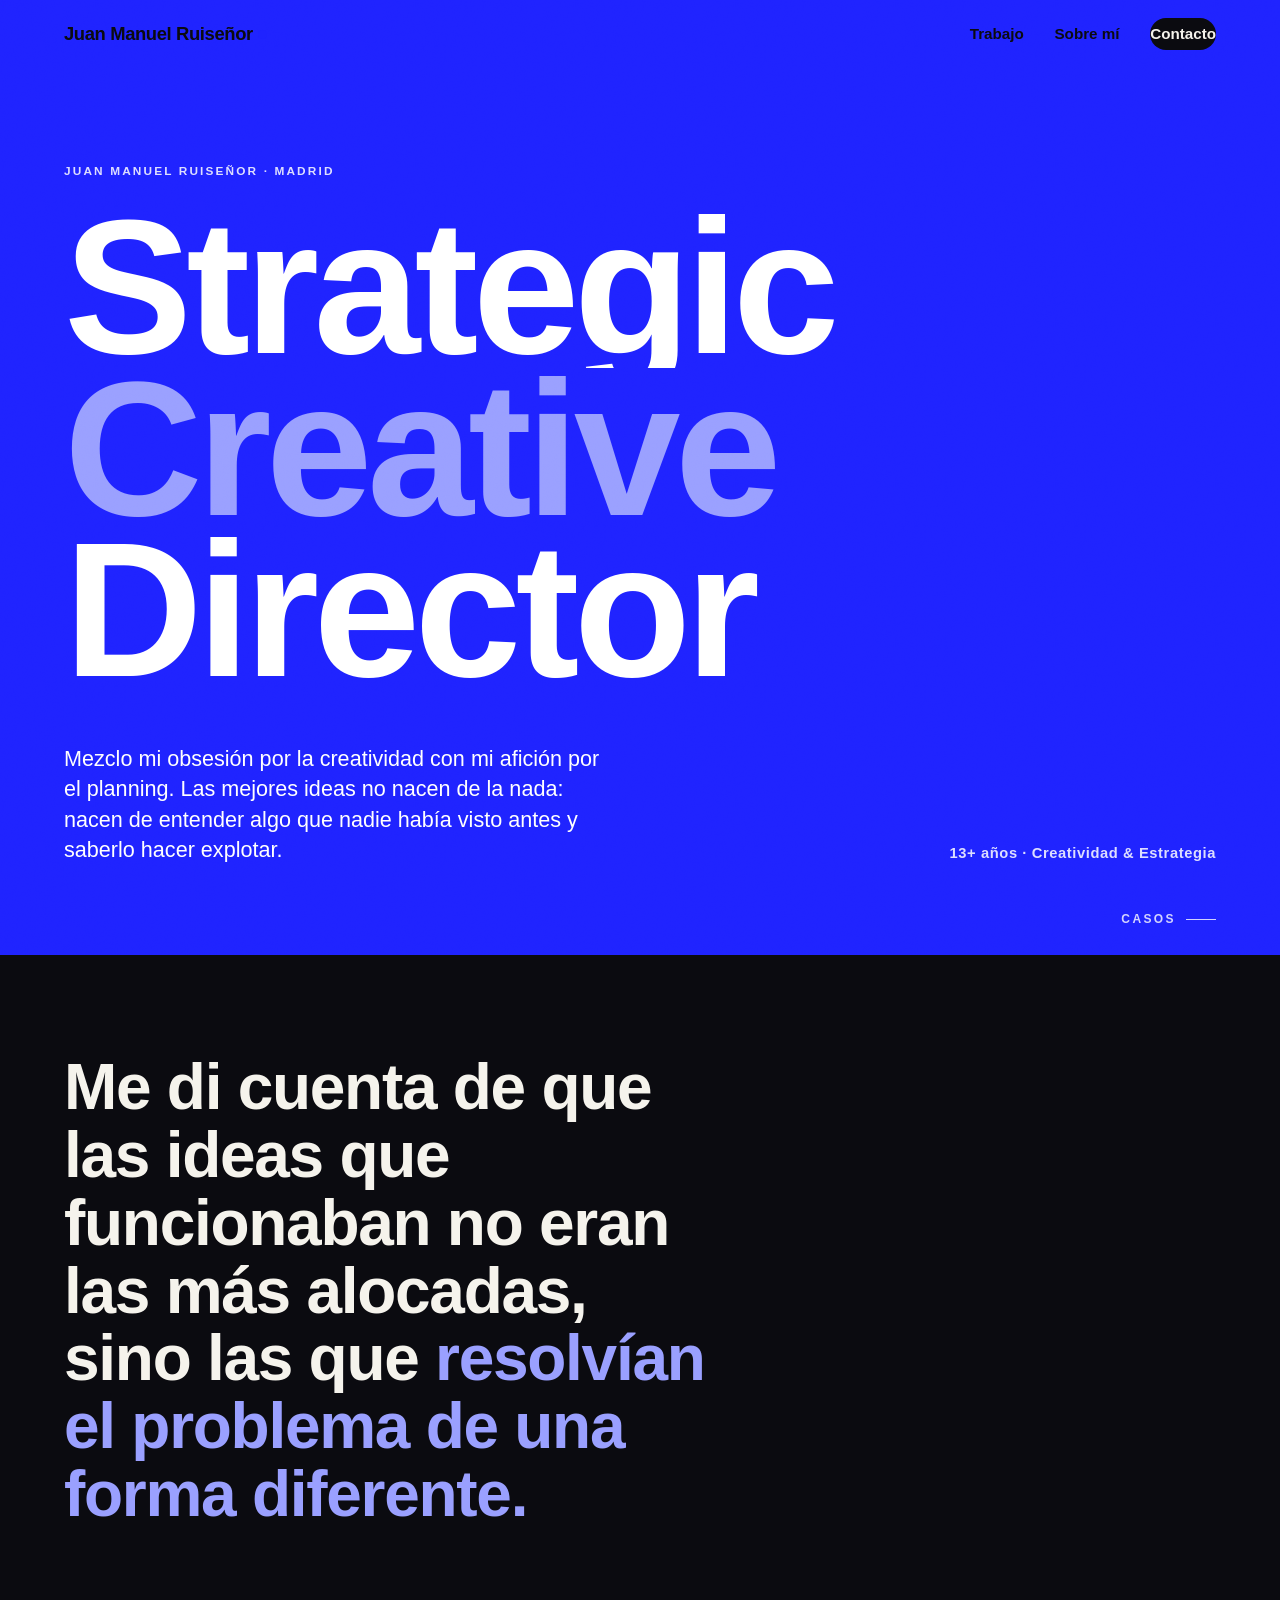
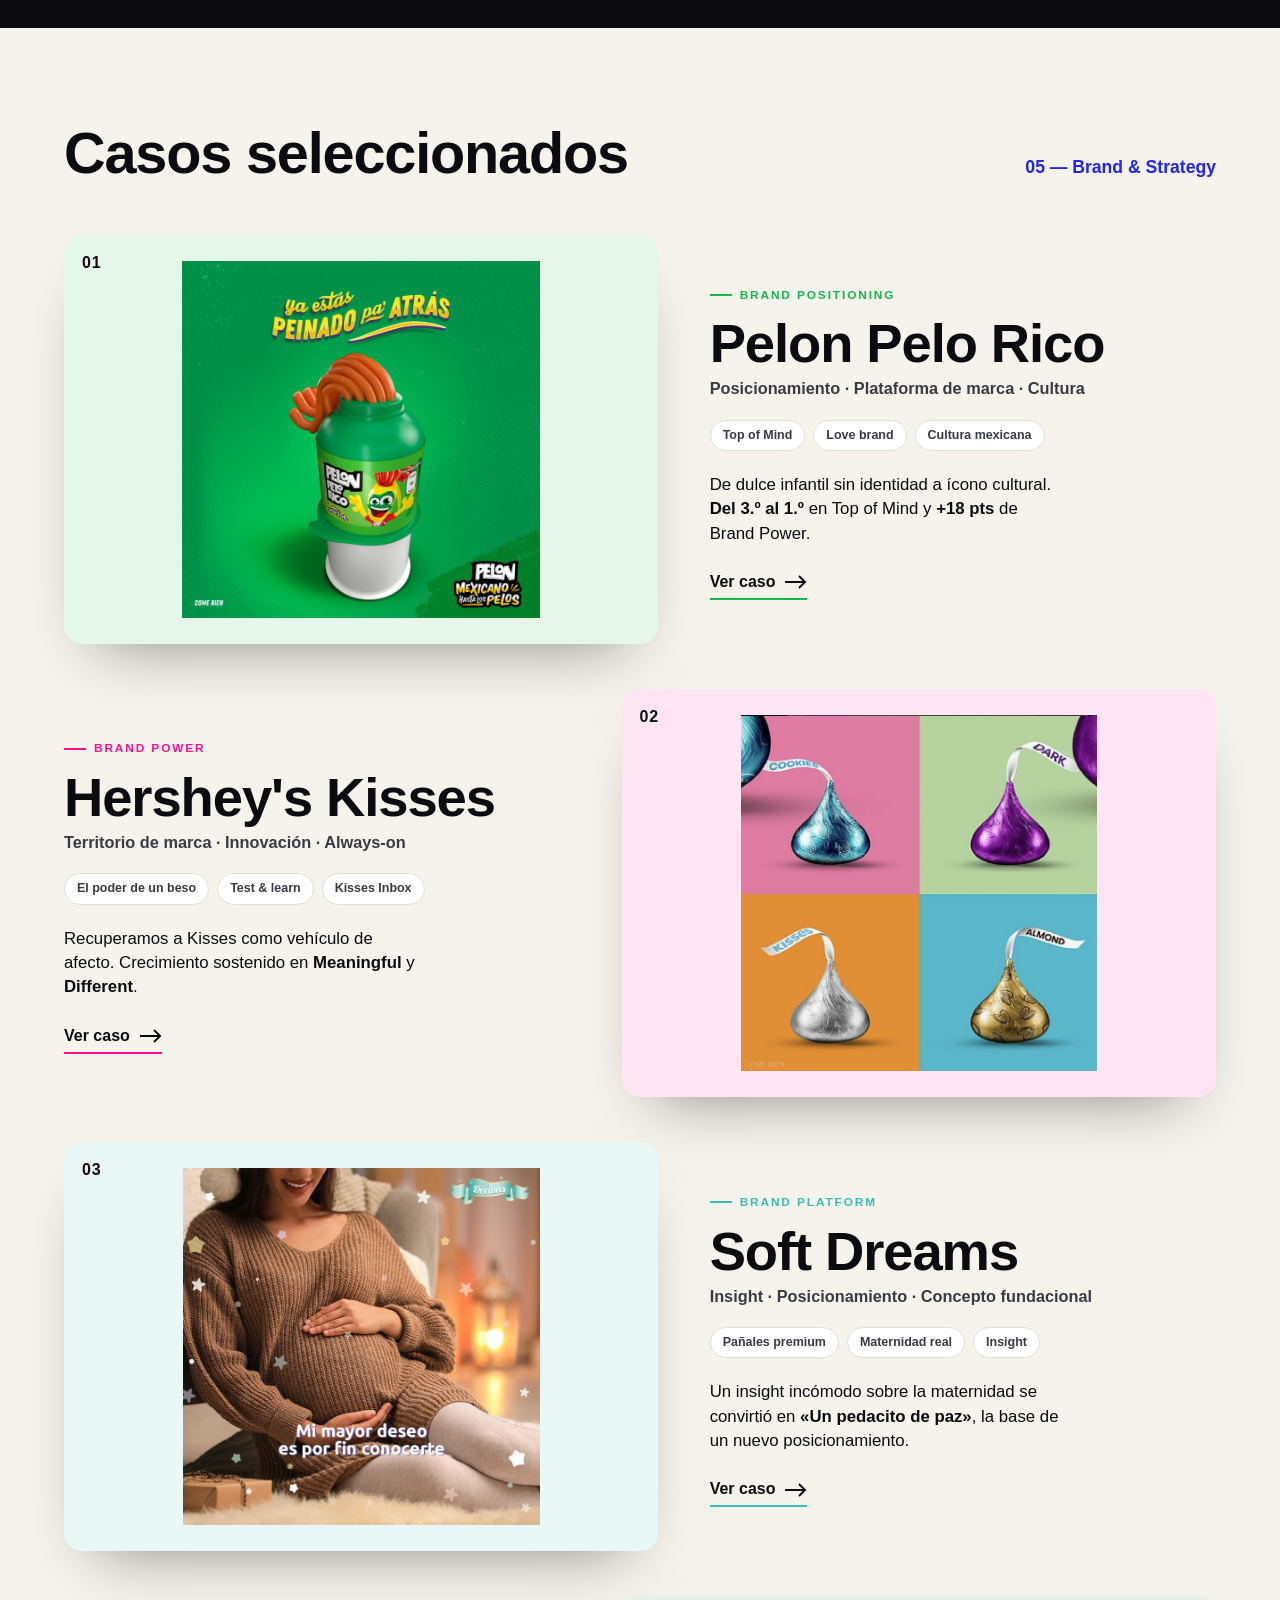
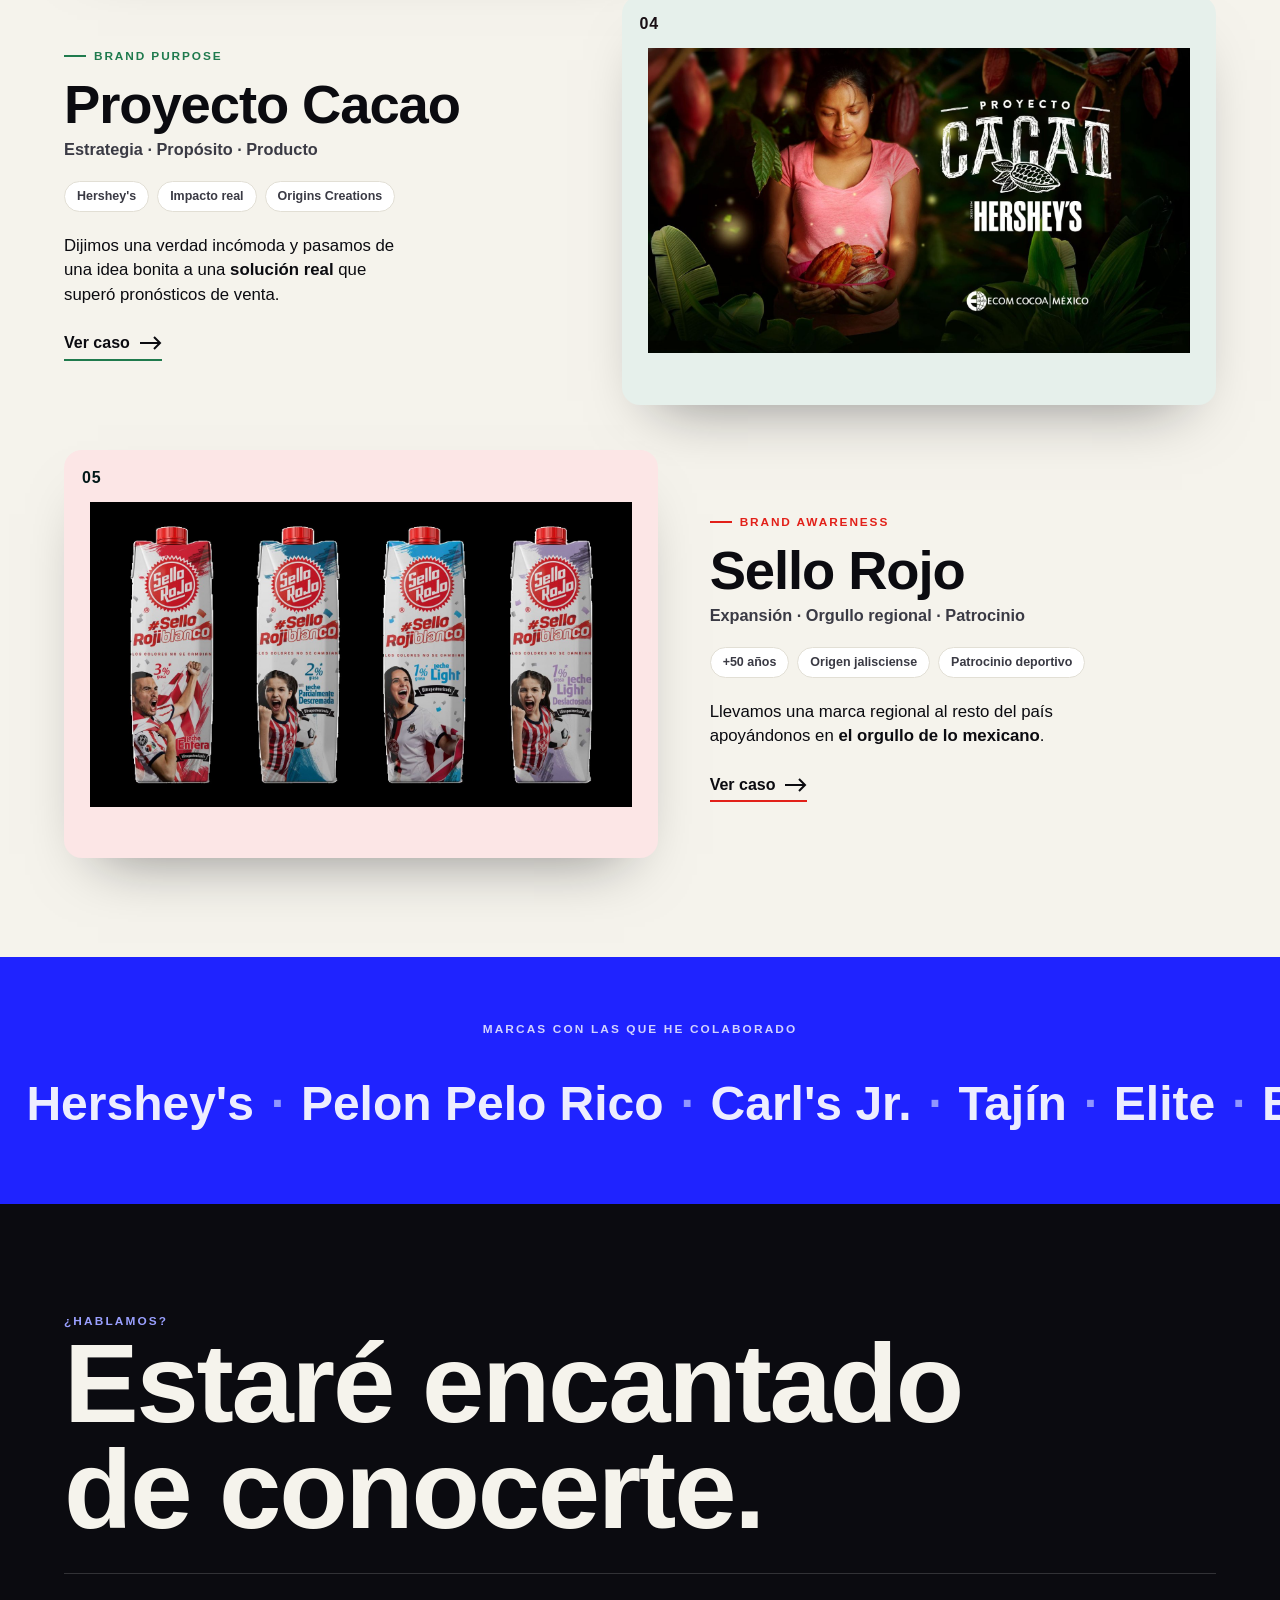
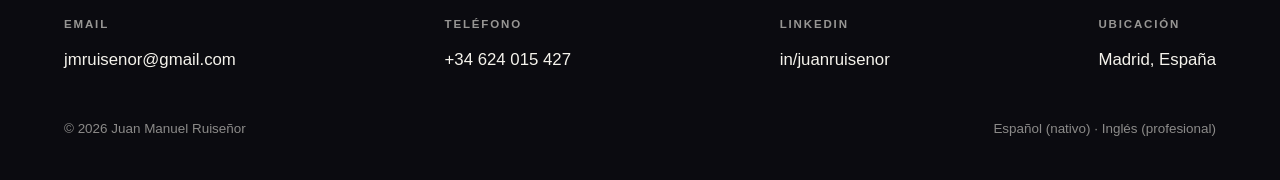
<file: index.html>
<!DOCTYPE html>
<html lang="es">
<head>
<meta charset="UTF-8">
<meta name="viewport" content="width=device-width,initial-scale=1">
<title>Juan Manuel Ruiseñor — Strategic Creative Director</title>
<meta name="description" content="Portafolio de Juan Manuel Ruiseñor, Strategic Creative Director con 13+ años en creatividad y estrategia. Casos para Hershey's Kisses, Pelon Pelo Rico, Soft Dreams, Proyecto Cacao y Sello Rojo.">
<meta property="og:title" content="Juan Manuel Ruiseñor — Strategic Creative Director">
<meta property="og:description" content="Las mejores ideas nacen de entender algo que nadie había visto antes y saberlo hacer explotar.">
<meta property="og:image" content="assets/img/juanma-1.jpg">
<script>document.documentElement.className+=' js'</script>
<link rel="stylesheet" href="assets/style.css">
</head>
<body>

<!-- NAV -->
<header class="nav">
  <a href="index.html" class="nav__logo">Juan&nbsp;Manuel&nbsp;Ruiseñor<span class="dot"></span></a>
  <nav class="nav__links">
    <a href="index.html#trabajo">Trabajo</a>
    <a href="sobre-mi.html">Sobre mí</a>
    <a href="#contacto" class="nav__cta">Contacto</a>
  </nav>
  <button class="nav__burger" aria-label="Menú"><span></span><span></span><span></span></button>
</header>

<!-- HERO -->
<section class="hero">
  <div class="wrap">
    <p class="eyebrow hero__eyebrow">Juan Manuel Ruiseñor · Madrid</p>
    <h1 class="display">
      <span><b>Strategic</b></span>
      <span><b class="tint">Creative</b></span>
      <span><b>Director</b></span>
    </h1>
    <div class="hero__foot">
      <p class="hero__quote">Mezclo mi obsesión por la creatividad con mi afición por el planning. Las mejores ideas no nacen de la nada: nacen de entender algo que nadie había visto antes y saberlo hacer explotar.</p>
      <p class="hero__loc">13+ años · Creatividad &amp; Estrategia</p>
    </div>
  </div>
  <div class="hero__scroll">Casos <i></i></div>
</section>

<!-- STATEMENT -->
<section class="section statement">
  <div class="wrap">
    <p class="big reveal">Me di cuenta de que las ideas que funcionaban no eran las más alocadas, sino las que <em>resolvían el problema de una forma diferente.</em></p>
  </div>
</section>

<!-- WORK -->
<section class="section" id="trabajo">
  <div class="wrap">
    <div class="shead reveal">
      <h2 class="display">Casos seleccionados</h2>
      <span class="count">05 — Brand &amp; Strategy</span>
    </div>

    <div class="work">

      <!-- 01 Pelon -->
      <article class="proj reveal" style="--c:var(--pelon)">
        <a class="proj__media proj__media--contain" href="caso-pelon.html" aria-label="Ver caso Pelon Pelo Rico">
          <span class="proj__num">01</span>
          <img src="assets/img/pelon-hero.jpg" alt="Pelon Pelo Rico — Mexicano hasta los pelos">
        </a>
        <div class="proj__body">
          <span class="proj__tag">Brand positioning</span>
          <h3 class="display">Pelon Pelo Rico</h3>
          <p class="proj__role">Posicionamiento · Plataforma de marca · Cultura</p>
          <div class="proj__chips"><span>Top of Mind</span><span>Love brand</span><span>Cultura mexicana</span></div>
          <p class="proj__result">De dulce infantil sin identidad a ícono cultural. <b>Del 3.º al 1.º</b> en Top of Mind y <b>+18 pts</b> de Brand Power.</p>
          <a class="proj__link" href="caso-pelon.html">Ver caso
            <svg width="22" height="14" viewBox="0 0 22 14" fill="none"><path d="M0 7h20M14 1l6 6-6 6" stroke="currentColor" stroke-width="2"/></svg>
          </a>
        </div>
      </article>

      <!-- 02 Kisses -->
      <article class="proj reveal" style="--c:var(--kisses)">
        <a class="proj__media proj__media--contain" href="caso-kisses.html" aria-label="Ver caso Hershey's Kisses">
          <span class="proj__num">02</span>
          <img src="assets/img/kisses-hero.jpg" alt="Hershey's Kisses — El poder de un beso">
        </a>
        <div class="proj__body">
          <span class="proj__tag">Brand power</span>
          <h3 class="display">Hershey's Kisses</h3>
          <p class="proj__role">Territorio de marca · Innovación · Always-on</p>
          <div class="proj__chips"><span>El poder de un beso</span><span>Test &amp; learn</span><span>Kisses Inbox</span></div>
          <p class="proj__result">Recuperamos a Kisses como vehículo de afecto. Crecimiento sostenido en <b>Meaningful</b> y <b>Different</b>.</p>
          <a class="proj__link" href="caso-kisses.html">Ver caso
            <svg width="22" height="14" viewBox="0 0 22 14" fill="none"><path d="M0 7h20M14 1l6 6-6 6" stroke="currentColor" stroke-width="2"/></svg>
          </a>
        </div>
      </article>

      <!-- 03 Soft Dreams -->
      <article class="proj reveal" style="--c:var(--soft)">
        <a class="proj__media proj__media--contain" href="caso-soft-dreams.html" aria-label="Ver caso Soft Dreams">
          <span class="proj__num">03</span>
          <img src="assets/img/soft-hero.jpg" alt="Soft Dreams — Un pedacito de paz">
        </a>
        <div class="proj__body">
          <span class="proj__tag">Brand platform</span>
          <h3 class="display">Soft Dreams</h3>
          <p class="proj__role">Insight · Posicionamiento · Concepto fundacional</p>
          <div class="proj__chips"><span>Pañales premium</span><span>Maternidad real</span><span>Insight</span></div>
          <p class="proj__result">Un insight incómodo sobre la maternidad se convirtió en <b>«Un pedacito de paz»</b>, la base de un nuevo posicionamiento.</p>
          <a class="proj__link" href="caso-soft-dreams.html">Ver caso
            <svg width="22" height="14" viewBox="0 0 22 14" fill="none"><path d="M0 7h20M14 1l6 6-6 6" stroke="currentColor" stroke-width="2"/></svg>
          </a>
        </div>
      </article>

      <!-- 04 Proyecto Cacao -->
      <article class="proj reveal" style="--c:var(--cacao)">
        <a class="proj__media proj__media--contain" href="caso-cacao.html" aria-label="Ver caso Proyecto Cacao">
          <span class="proj__num">04</span>
          <img src="assets/img/cacao-hero.jpg" alt="Proyecto Cacao — Hershey's">
        </a>
        <div class="proj__body">
          <span class="proj__tag">Brand purpose</span>
          <h3 class="display">Proyecto Cacao</h3>
          <p class="proj__role">Estrategia · Propósito · Producto</p>
          <div class="proj__chips"><span>Hershey's</span><span>Impacto real</span><span>Origins Creations</span></div>
          <p class="proj__result">Dijimos una verdad incómoda y pasamos de una idea bonita a una <b>solución real</b> que superó pronósticos de venta.</p>
          <a class="proj__link" href="caso-cacao.html">Ver caso
            <svg width="22" height="14" viewBox="0 0 22 14" fill="none"><path d="M0 7h20M14 1l6 6-6 6" stroke="currentColor" stroke-width="2"/></svg>
          </a>
        </div>
      </article>

      <!-- 05 Sello Rojo -->
      <article class="proj reveal" style="--c:var(--sello)">
        <a class="proj__media proj__media--contain" href="caso-sello-rojo.html" aria-label="Ver caso Sello Rojo">
          <span class="proj__num">05</span>
          <img src="assets/img/sello-cartons.jpg" alt="Sello Rojo — Los colores no se cambian">
        </a>
        <div class="proj__body">
          <span class="proj__tag">Brand awareness</span>
          <h3 class="display">Sello Rojo</h3>
          <p class="proj__role">Expansión · Orgullo regional · Patrocinio</p>
          <div class="proj__chips"><span>+50 años</span><span>Origen jalisciense</span><span>Patrocinio deportivo</span></div>
          <p class="proj__result">Llevamos una marca regional al resto del país apoyándonos en <b>el orgullo de lo mexicano</b>.</p>
          <a class="proj__link" href="caso-sello-rojo.html">Ver caso
            <svg width="22" height="14" viewBox="0 0 22 14" fill="none"><path d="M0 7h20M14 1l6 6-6 6" stroke="currentColor" stroke-width="2"/></svg>
          </a>
        </div>
      </article>

    </div>
  </div>
</section>

<!-- BRANDS -->
<section class="section--tight brands">
  <p class="lab eyebrow">Marcas con las que he colaborado</p>
  <div class="marq" aria-hidden="true">
    <span>Hershey's<i>·</i>Pelon Pelo Rico<i>·</i>Carl's Jr.<i>·</i>Tajín<i>·</i>Elite<i>·</i>Babysec<i>·</i>Microsoft<i>·</i>Prime Video<i>·</i>Dairy Queen<i>·</i>New Balance<i>·</i>MetLife<i>·</i>BMW Motorrad<i>·</i>MINI<i>·</i>Papa John's<i>·</i></span>
    <span>Hershey's<i>·</i>Pelon Pelo Rico<i>·</i>Carl's Jr.<i>·</i>Tajín<i>·</i>Elite<i>·</i>Babysec<i>·</i>Microsoft<i>·</i>Prime Video<i>·</i>Dairy Queen<i>·</i>New Balance<i>·</i>MetLife<i>·</i>BMW Motorrad<i>·</i>MINI<i>·</i>Papa John's<i>·</i></span>
  </div>
</section>

<!-- FOOTER / CONTACT -->
<footer class="foot" id="contacto">
  <div class="wrap">
    <p class="eyebrow" style="color:var(--blue-tint)">¿Hablamos?</p>
    <h2 class="foot__cta display"><a href="mailto:jmruisenor@gmail.com">Estaré encantado<br>de conocerte.</a></h2>
    <div class="foot__grid">
      <div class="foot__col">
        <h4>Email</h4>
        <a href="mailto:jmruisenor@gmail.com">jmruisenor@gmail.com</a>
      </div>
      <div class="foot__col">
        <h4>Teléfono</h4>
        <a href="tel:+34624015427">+34 624 015 427</a>
      </div>
      <div class="foot__col">
        <h4>LinkedIn</h4>
        <a href="https://linkedin.com/in/juanruisenor" target="_blank" rel="noopener">in/juanruisenor</a>
      </div>
      <div class="foot__col">
        <h4>Ubicación</h4>
        <p>Madrid, España</p>
      </div>
    </div>
    <div class="foot__base">
      <span>© <span data-year>2025</span> Juan Manuel Ruiseñor</span>
      <span>Español (nativo) · Inglés (profesional)</span>
    </div>
  </div>
</footer>

<script src="assets/main.js"></script>
</body>
</html>
</file>
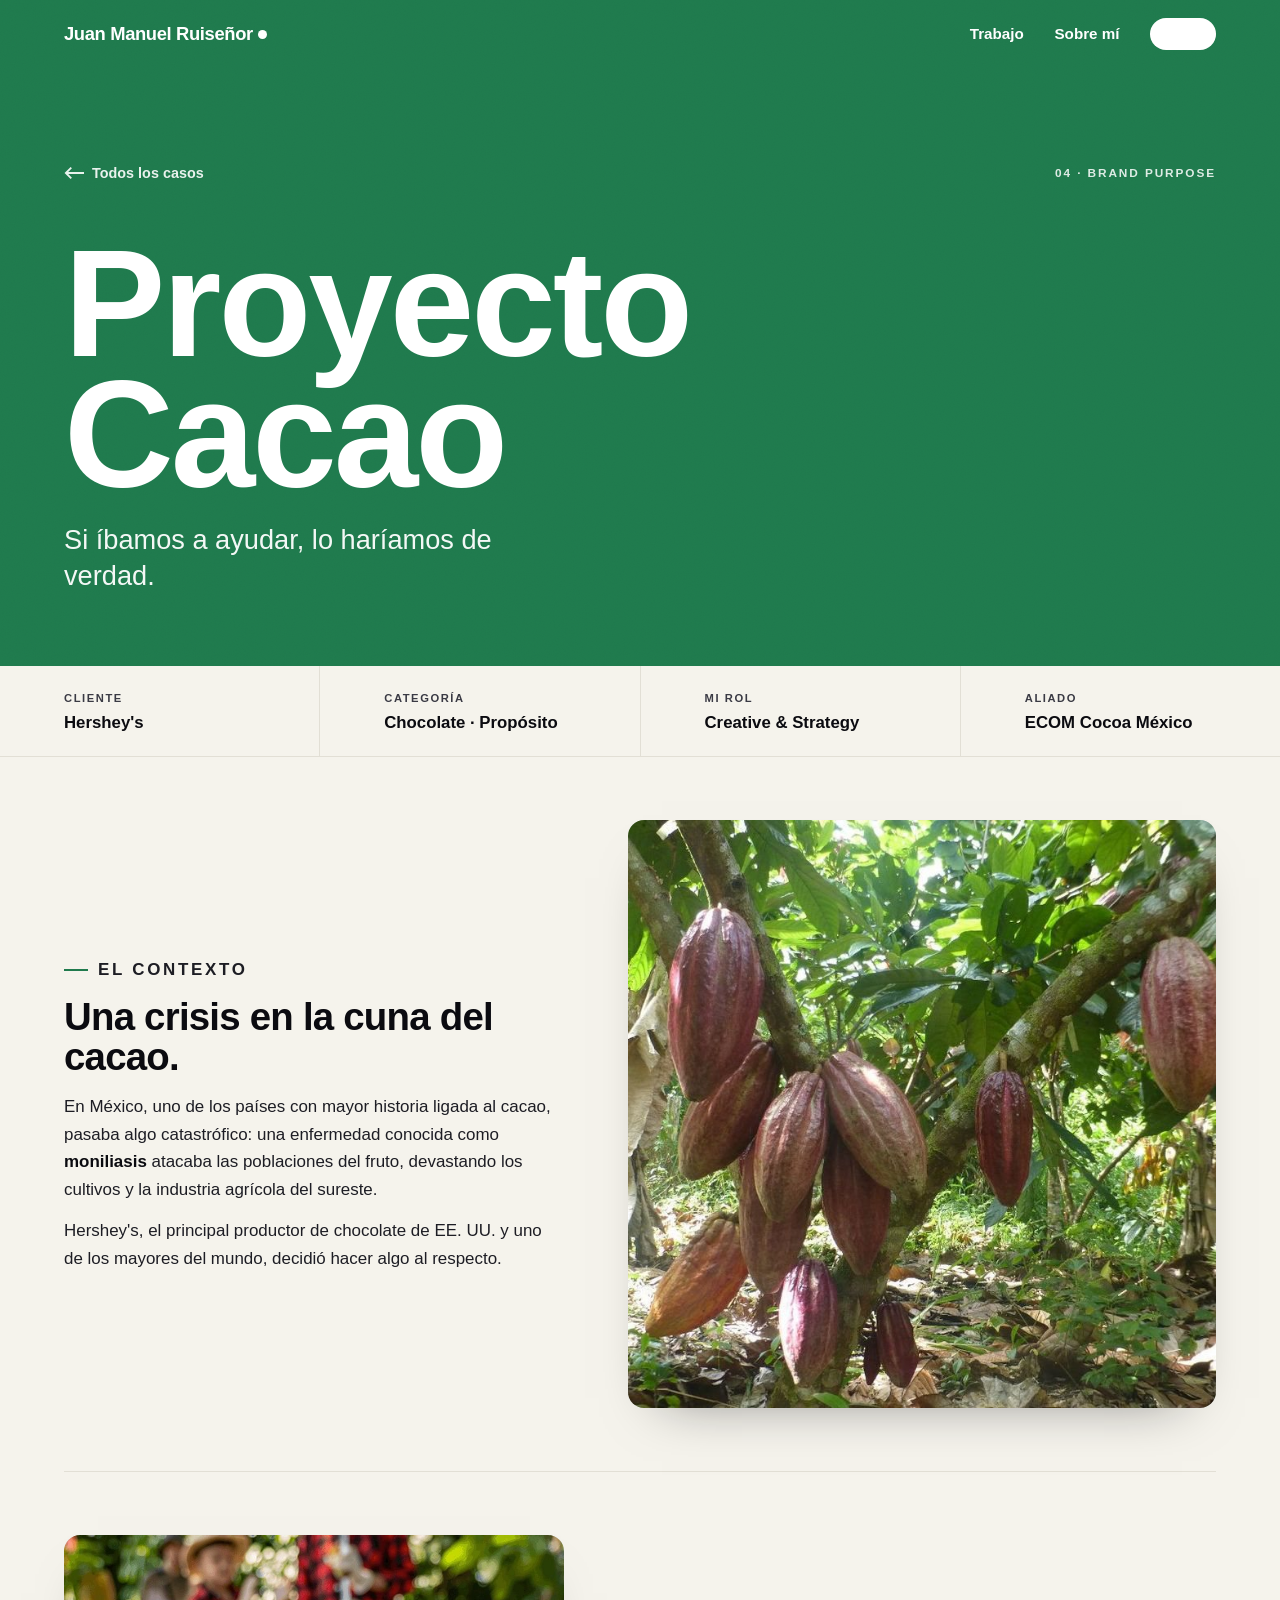
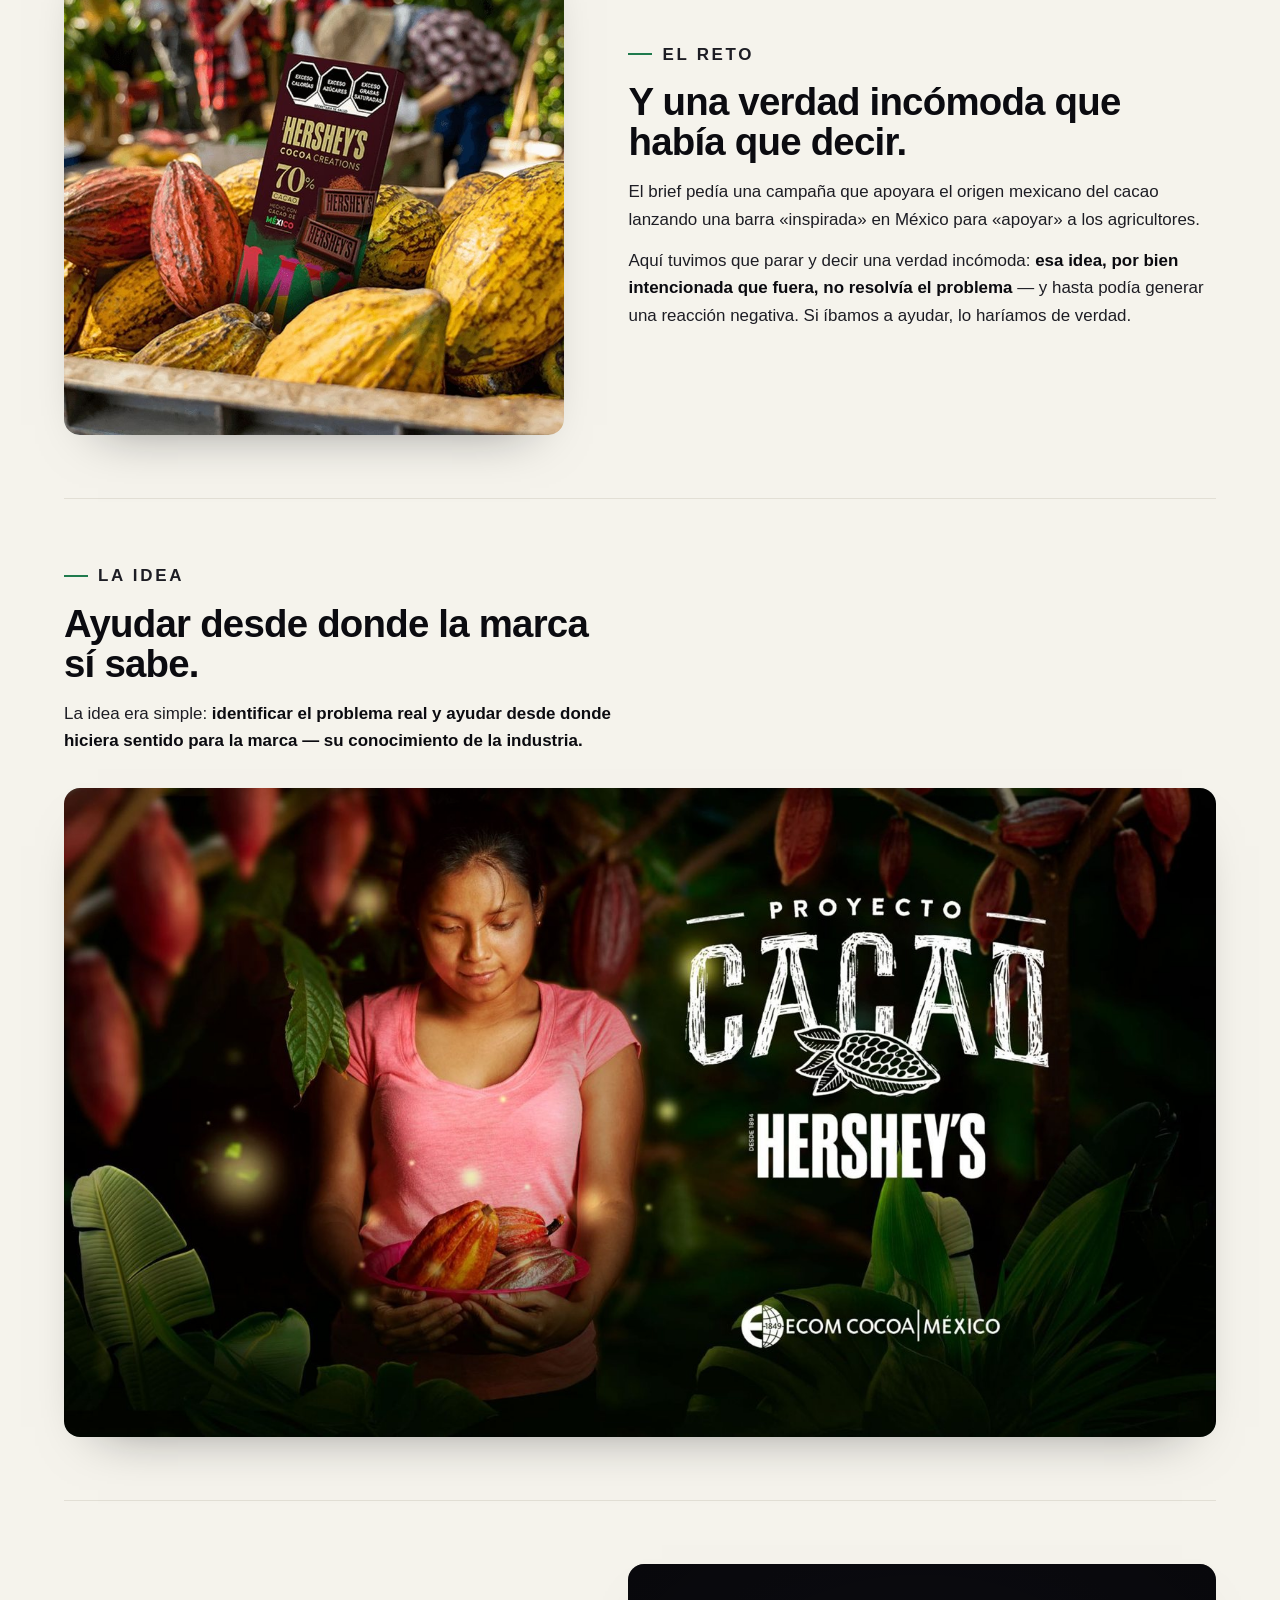
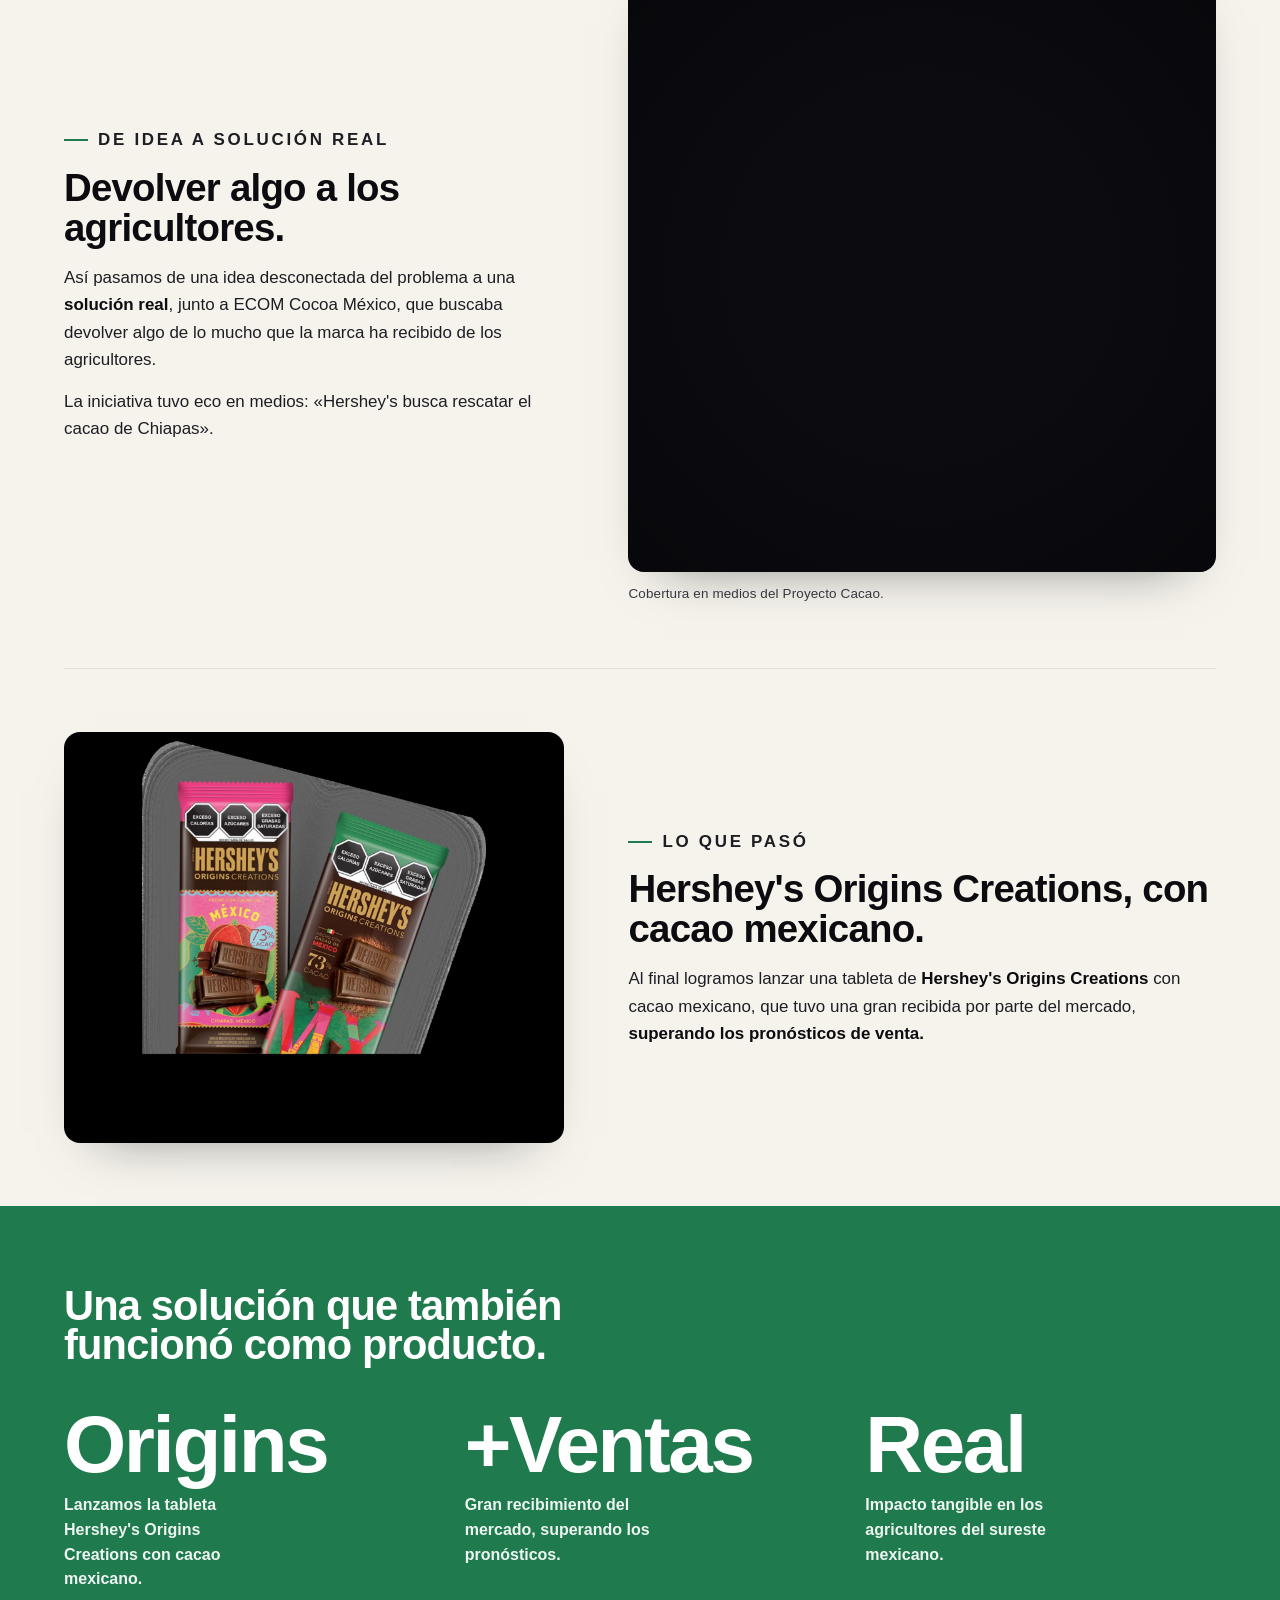
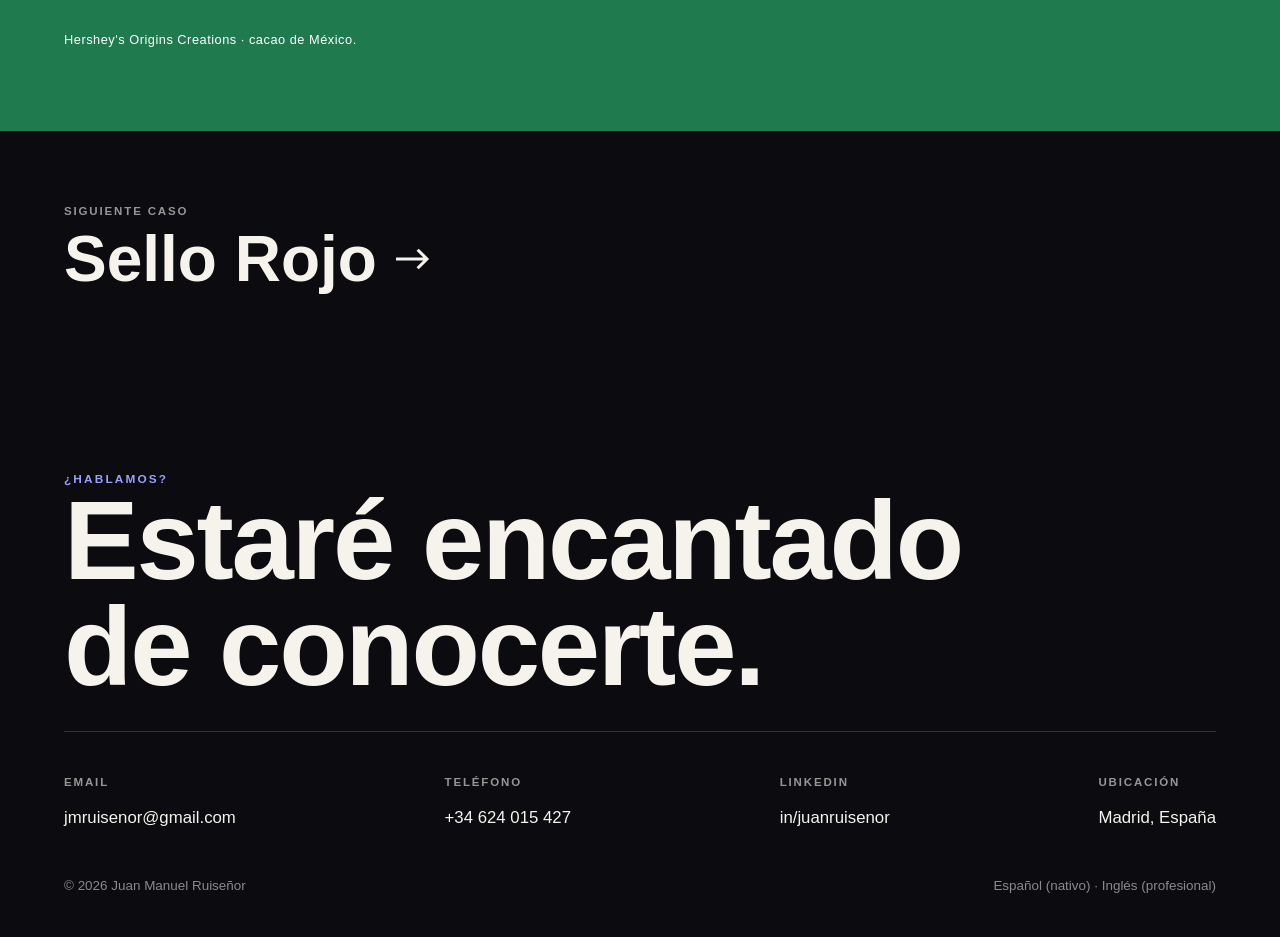
<file: caso-cacao.html>
<!DOCTYPE html>
<html lang="es">
<head>
<meta charset="UTF-8">
<meta name="viewport" content="width=device-width,initial-scale=1">
<title>Proyecto Cacao — Caso · Juan Manuel Ruiseñor</title>
<meta name="description" content="De una idea bonita a una solución real. Estrategia de propósito para Hershey's frente a la crisis del cacao mexicano, con una tableta que superó pronósticos de venta.">
<script>document.documentElement.className+=' js'</script>
<link rel="stylesheet" href="assets/style.css">
</head>
<body style="--accent:var(--cacao)">

<header class="nav nav--light">
  <a href="index.html" class="nav__logo">Juan&nbsp;Manuel&nbsp;Ruiseñor<span class="dot"></span></a>
  <nav class="nav__links">
    <a href="index.html#trabajo">Trabajo</a>
    <a href="sobre-mi.html">Sobre mí</a>
    <a href="index.html#contacto" class="nav__cta">Contacto</a>
  </nav>
  <button class="nav__burger" aria-label="Menú"><span></span><span></span><span></span></button>
</header>

<section class="case-hero">
  <div class="wrap">
    <div class="case-hero__top">
      <a href="index.html#trabajo" class="case-back">
        <svg width="20" height="14" viewBox="0 0 22 14" fill="none"><path d="M22 7H2M8 1L2 7l6 6" stroke="currentColor" stroke-width="2"/></svg>
        Todos los casos
      </a>
      <span class="case-cat">04 · Brand purpose</span>
    </div>
    <h1 class="display">Proyecto<br>Cacao</h1>
    <p class="case-hero__sub">Si íbamos a ayudar, lo haríamos de verdad.</p>
  </div>
</section>

<dl class="case-meta">
  <div><dt>Cliente</dt><dd>Hershey's</dd></div>
  <div><dt>Categoría</dt><dd>Chocolate · Propósito</dd></div>
  <div><dt>Mi rol</dt><dd>Creative &amp; Strategy</dd></div>
  <div><dt>Aliado</dt><dd>ECOM Cocoa México</dd></div>
</dl>

<div class="wrap">

  <!-- p25 -->
  <section class="scene reveal">
    <div class="scene__text">
      <p class="scene__stage">El contexto</p>
      <h2>Una crisis en la cuna del cacao.</h2>
      <p>En México, uno de los países con mayor historia ligada al cacao, pasaba algo catastrófico: una enfermedad conocida como <strong>moniliasis</strong> atacaba las poblaciones del fruto, devastando los cultivos y la industria agrícola del sureste.</p>
      <p>Hershey's, el principal productor de chocolate de EE. UU. y uno de los mayores del mundo, decidió hacer algo al respecto.</p>
    </div>
    <div class="scene__media"><div class="frame"><img src="assets/img/cacao-pods.jpg" alt="Cultivo de cacao en México"></div></div>
  </section>

  <!-- p26 -->
  <section class="scene scene--rev reveal">
    <div class="scene__text">
      <p class="scene__stage">El reto</p>
      <h2>Y una verdad incómoda que había que decir.</h2>
      <p>El brief pedía una campaña que apoyara el origen mexicano del cacao lanzando una barra «inspirada» en México para «apoyar» a los agricultores.</p>
      <p>Aquí tuvimos que parar y decir una verdad incómoda: <strong>esa idea, por bien intencionada que fuera, no resolvía el problema</strong> — y hasta podía generar una reacción negativa. Si íbamos a ayudar, lo haríamos de verdad.</p>
    </div>
    <div class="scene__media"><div class="frame"><img src="assets/img/cacao-bar.jpg" alt="Hershey's Cocoa Creations con cacao mexicano"></div></div>
  </section>

  <!-- p27 -->
  <section class="scene scene--full reveal">
    <div class="scene__text">
      <p class="scene__stage">La idea</p>
      <h2>Ayudar desde donde la marca sí sabe.</h2>
      <p>La idea era simple: <strong>identificar el problema real y ayudar desde donde hiciera sentido para la marca — su conocimiento de la industria.</strong></p>
    </div>
    <div class="scene__media"><div class="frame"><img src="assets/img/cacao-hero.jpg" alt="Proyecto Cacao — Hershey's con ECOM Cocoa México"></div></div>
  </section>

  <!-- p28 -->
  <section class="scene reveal">
    <div class="scene__text">
      <p class="scene__stage">De idea a solución real</p>
      <h2>Devolver algo a los agricultores.</h2>
      <p>Así pasamos de una idea desconectada del problema a una <strong>solución real</strong>, junto a ECOM Cocoa México, que buscaba devolver algo de lo mucho que la marca ha recibido de los agricultores.</p>
      <p>La iniciativa tuvo eco en medios: «Hershey's busca rescatar el cacao de Chiapas».</p>
    </div>
    <div class="scene__media">
      <div class="vframe">
        <iframe width="100%" height="600" src="https://www.youtube.com/embed/sAnTmulyJSU" title="Proyecto Cacao — Hershey's busca rescatar el cacao de Chiapas" frameborder="0" allow="accelerometer; autoplay; clipboard-write; encrypted-media; gyroscope; picture-in-picture; web-share" allowfullscreen></iframe>
      </div>
      <p class="cap">Cobertura en medios del Proyecto Cacao.</p>
    </div>
  </section>

  <!-- p29 -->
  <section class="scene scene--rev reveal">
    <div class="scene__text">
      <p class="scene__stage">Lo que pasó</p>
      <h2>Hershey's Origins Creations, con cacao mexicano.</h2>
      <p>Al final logramos lanzar una tableta de <strong>Hershey's Origins Creations</strong> con cacao mexicano, que tuvo una gran recibida por parte del mercado, <strong>superando los pronósticos de venta.</strong></p>
    </div>
    <div class="scene__media"><div class="frame"><img src="assets/img/cacao-origins.jpg" alt="Hershey's Origins Creations con cacao mexicano"></div></div>
  </section>

</div>

<section class="stats">
  <div class="wrap">
    <h2 class="display reveal">Una solución que también funcionó como producto.</h2>
    <div class="stats__grid">
      <div class="stat reveal"><div class="num">Origins</div><div class="lab">Lanzamos la tableta Hershey's Origins Creations con cacao mexicano.</div></div>
      <div class="stat reveal"><div class="num">+Ventas</div><div class="lab">Gran recibimiento del mercado, superando los pronósticos.</div></div>
      <div class="stat reveal"><div class="num">Real</div><div class="lab">Impacto tangible en los agricultores del sureste mexicano.</div></div>
    </div>
    <p class="stats__src reveal">Hershey's Origins Creations · cacao de México.</p>
  </div>
</section>

<nav class="next">
  <div><small>Siguiente caso</small><a href="caso-sello-rojo.html">Sello Rojo
    <svg width="34" height="22" viewBox="0 0 22 14" fill="none"><path d="M0 7h20M14 1l6 6-6 6" stroke="currentColor" stroke-width="2"/></svg>
  </a></div>
</nav>

<footer class="foot">
  <div class="wrap">
    <p class="eyebrow" style="color:var(--blue-tint)">¿Hablamos?</p>
    <h2 class="foot__cta display"><a href="mailto:jmruisenor@gmail.com">Estaré encantado<br>de conocerte.</a></h2>
    <div class="foot__grid">
      <div class="foot__col"><h4>Email</h4><a href="mailto:jmruisenor@gmail.com">jmruisenor@gmail.com</a></div>
      <div class="foot__col"><h4>Teléfono</h4><a href="tel:+34624015427">+34 624 015 427</a></div>
      <div class="foot__col"><h4>LinkedIn</h4><a href="https://linkedin.com/in/juanruisenor" target="_blank" rel="noopener">in/juanruisenor</a></div>
      <div class="foot__col"><h4>Ubicación</h4><p>Madrid, España</p></div>
    </div>
    <div class="foot__base">
      <span>© <span data-year>2025</span> Juan Manuel Ruiseñor</span>
      <span>Español (nativo) · Inglés (profesional)</span>
    </div>
  </div>
</footer>

<script src="assets/main.js"></script>
</body>
</html>
</file>
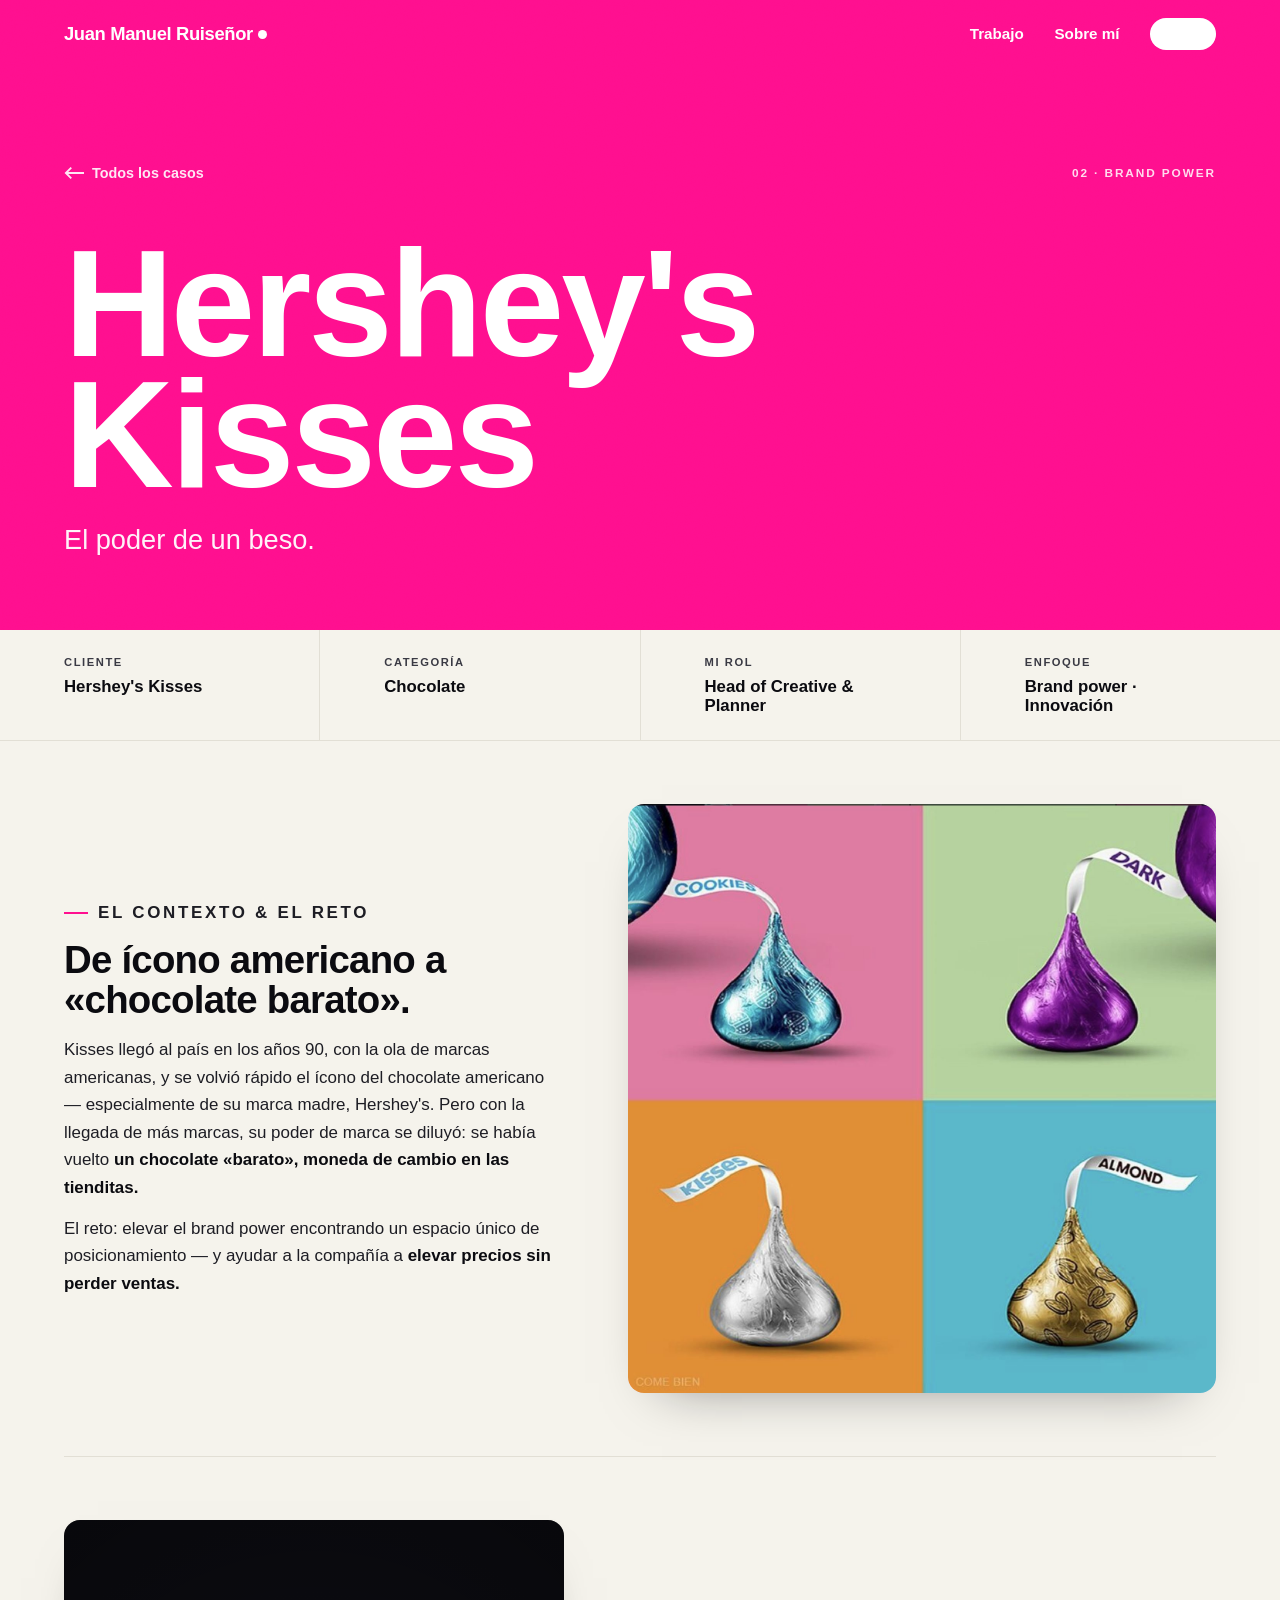
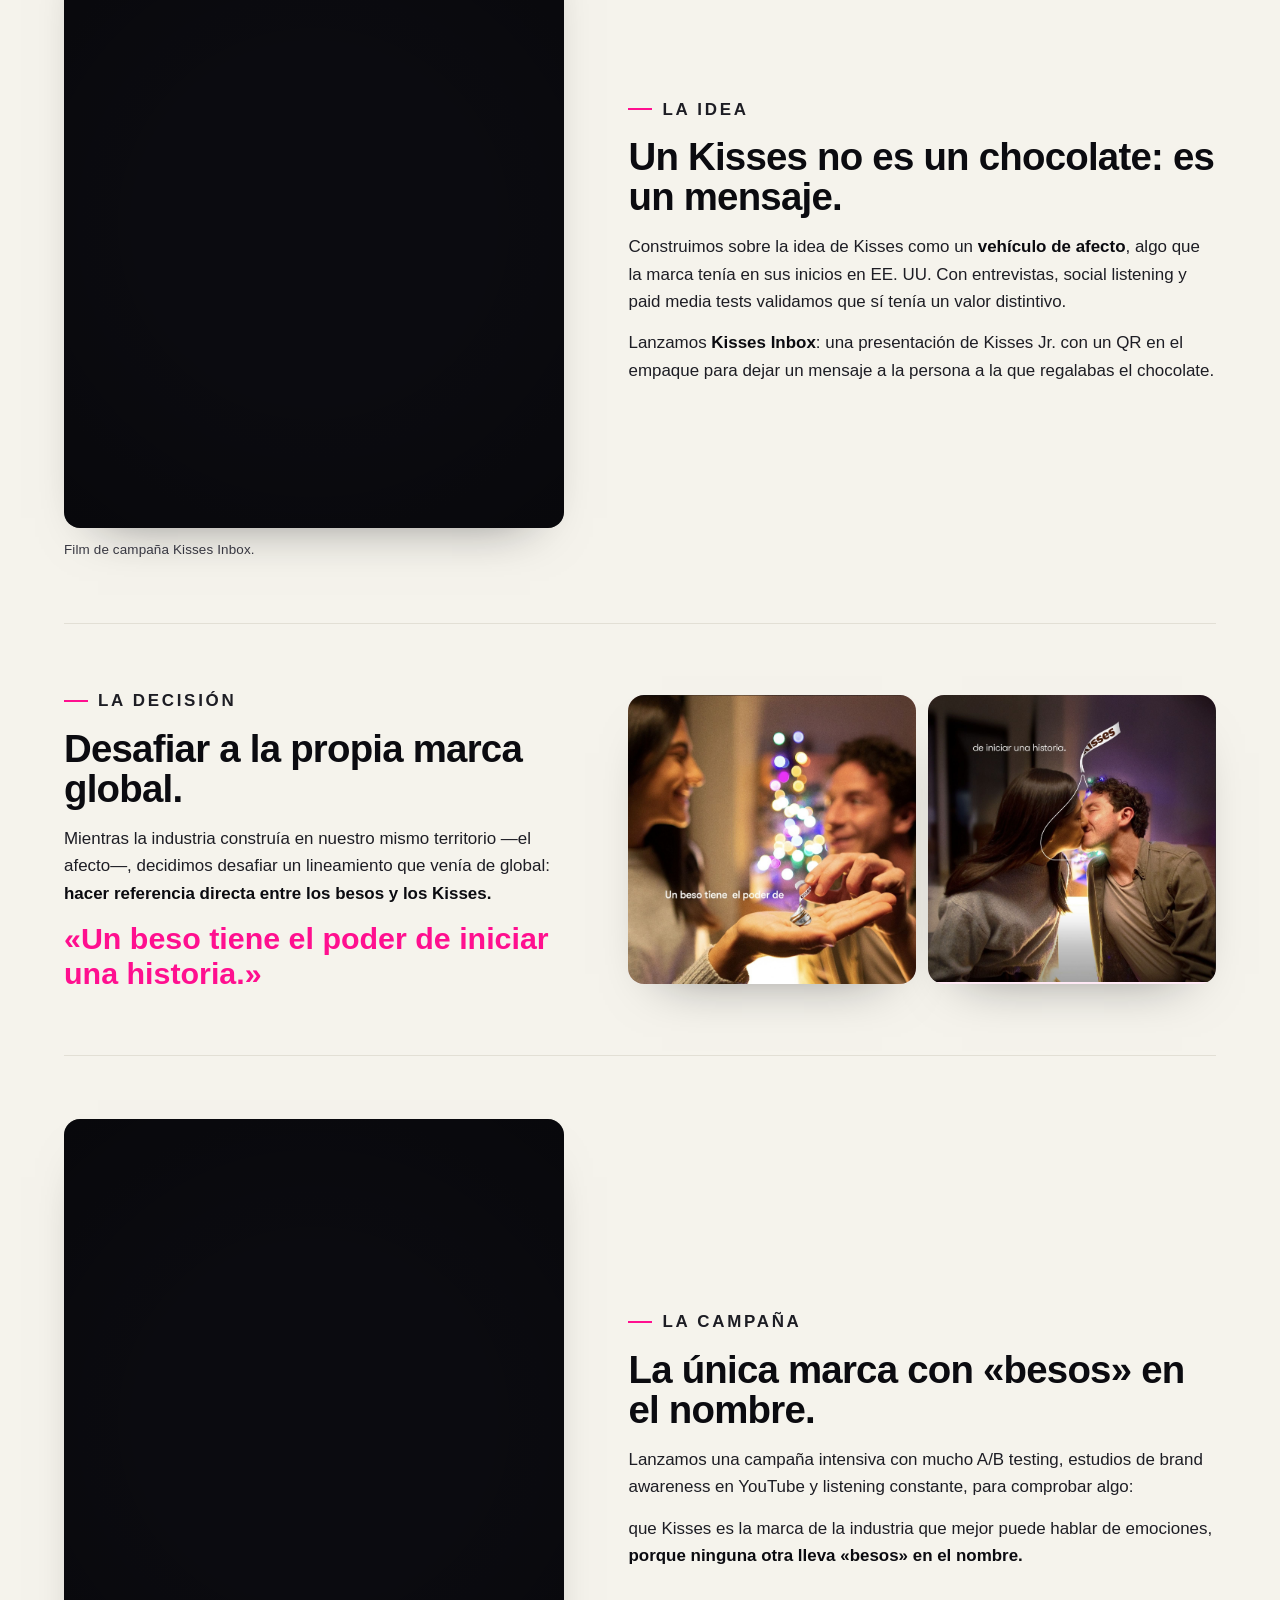
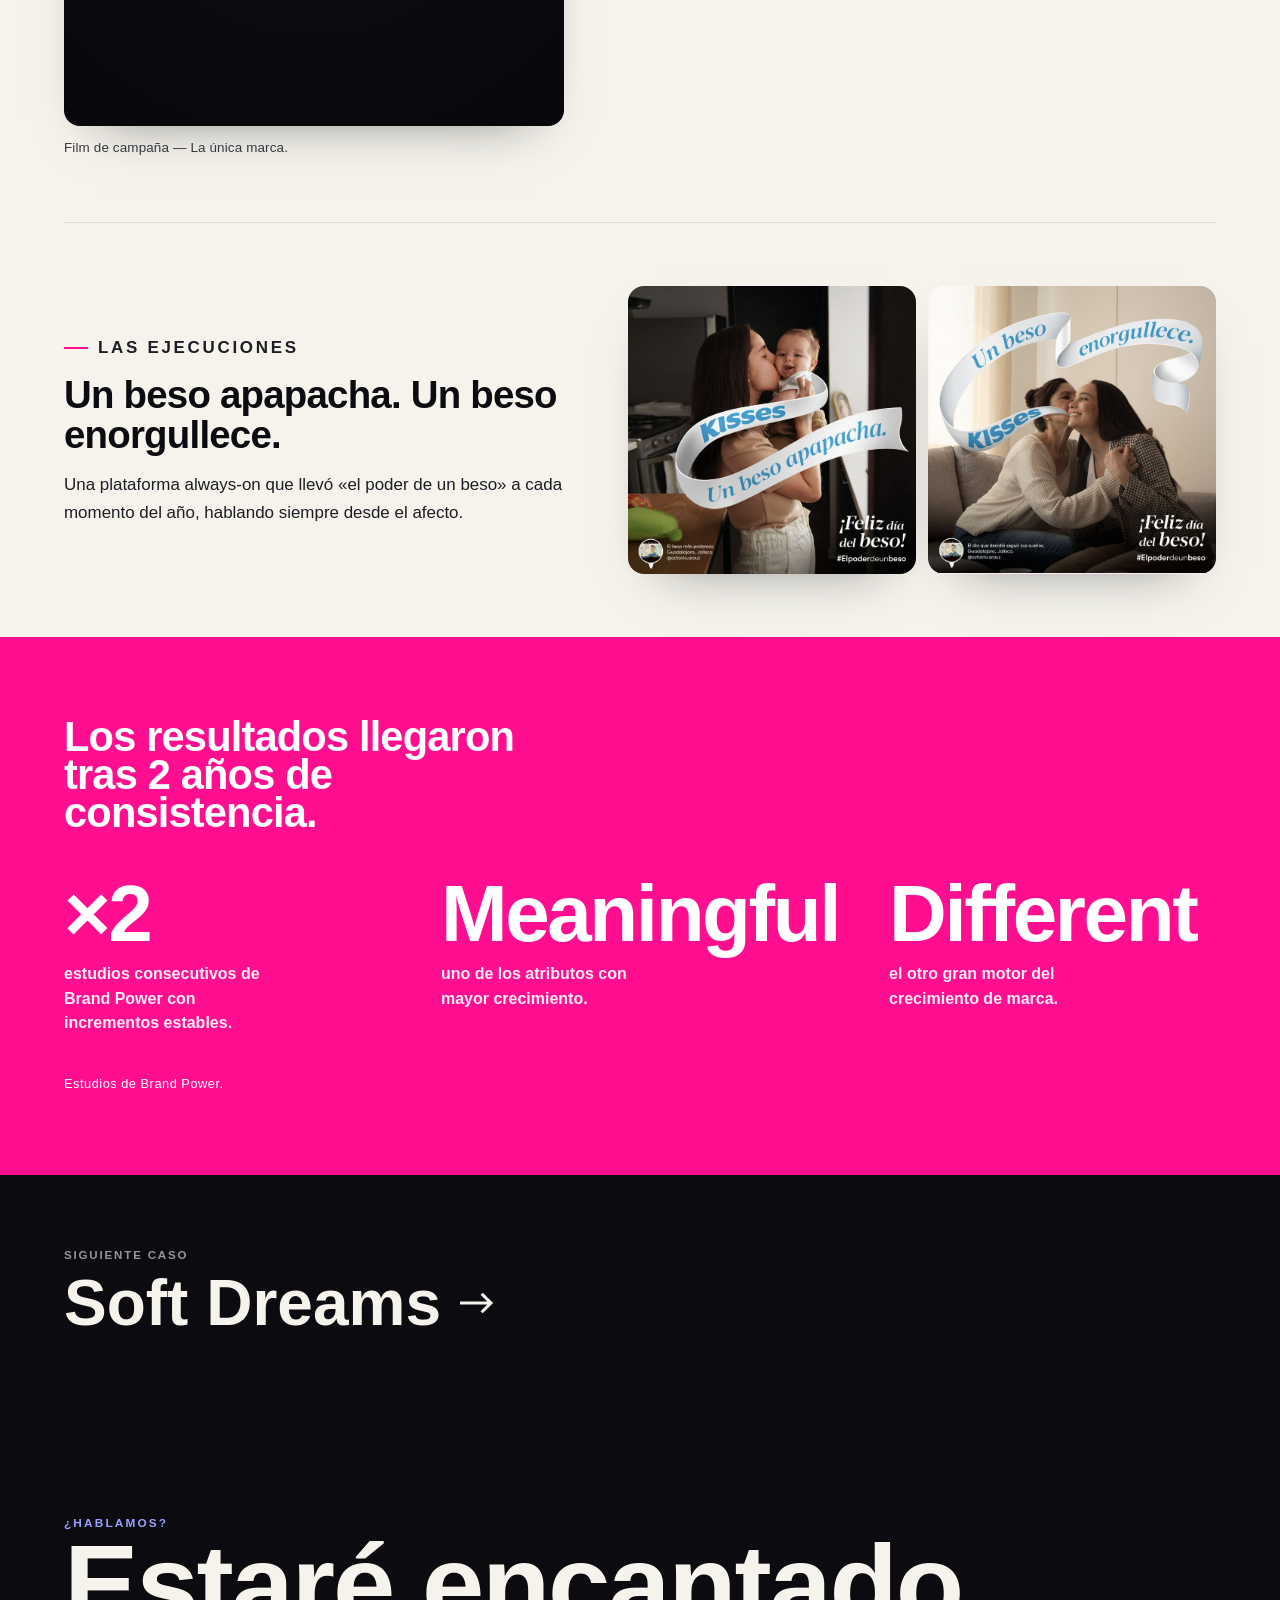
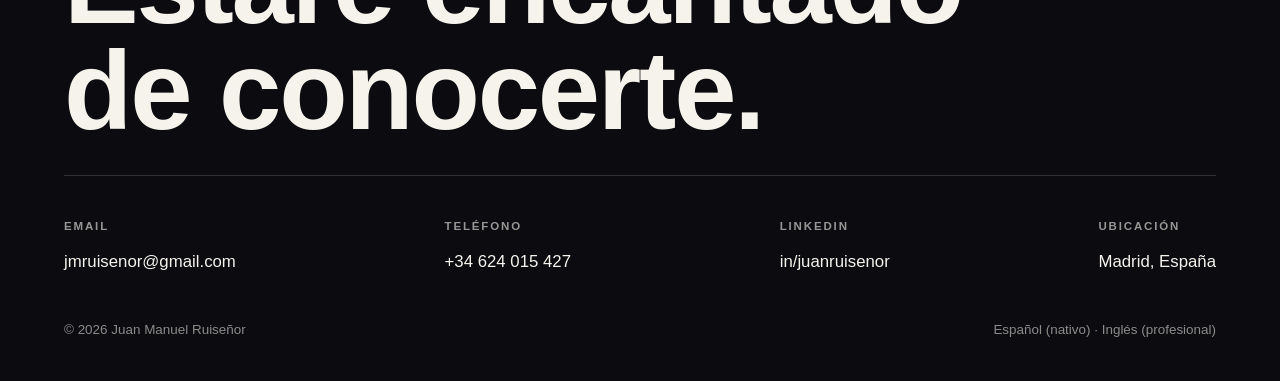
<file: caso-kisses.html>
<!DOCTYPE html>
<html lang="es">
<head>
<meta charset="UTF-8">
<meta name="viewport" content="width=device-width,initial-scale=1">
<title>Hershey's Kisses — Caso · Juan Manuel Ruiseñor</title>
<meta name="description" content="El poder de un beso. Recuperar el brand power de Kisses convirtiéndolo en un vehículo de afecto, con crecimiento sostenido en Meaningful y Different.">
<script>document.documentElement.className+=' js'</script>
<link rel="stylesheet" href="assets/style.css">
</head>
<body style="--accent:var(--kisses)">

<header class="nav nav--light">
  <a href="index.html" class="nav__logo">Juan&nbsp;Manuel&nbsp;Ruiseñor<span class="dot"></span></a>
  <nav class="nav__links">
    <a href="index.html#trabajo">Trabajo</a>
    <a href="sobre-mi.html">Sobre mí</a>
    <a href="index.html#contacto" class="nav__cta">Contacto</a>
  </nav>
  <button class="nav__burger" aria-label="Menú"><span></span><span></span><span></span></button>
</header>

<section class="case-hero">
  <div class="wrap">
    <div class="case-hero__top">
      <a href="index.html#trabajo" class="case-back">
        <svg width="20" height="14" viewBox="0 0 22 14" fill="none"><path d="M22 7H2M8 1L2 7l6 6" stroke="currentColor" stroke-width="2"/></svg>
        Todos los casos
      </a>
      <span class="case-cat">02 · Brand power</span>
    </div>
    <h1 class="display">Hershey's<br>Kisses</h1>
    <p class="case-hero__sub">El poder de un beso.</p>
  </div>
</section>

<dl class="case-meta">
  <div><dt>Cliente</dt><dd>Hershey's Kisses</dd></div>
  <div><dt>Categoría</dt><dd>Chocolate</dd></div>
  <div><dt>Mi rol</dt><dd>Head of Creative &amp; Planner</dd></div>
  <div><dt>Enfoque</dt><dd>Brand power · Innovación</dd></div>
</dl>

<div class="wrap">

  <!-- p6 -->
  <section class="scene reveal">
    <div class="scene__text">
      <p class="scene__stage">El contexto &amp; el reto</p>
      <h2>De ícono americano a «chocolate barato».</h2>
      <p>Kisses llegó al país en los años 90, con la ola de marcas americanas, y se volvió rápido el ícono del chocolate americano — especialmente de su marca madre, Hershey's. Pero con la llegada de más marcas, su poder de marca se diluyó: se había vuelto <strong>un chocolate «barato», moneda de cambio en las tienditas.</strong></p>
      <p>El reto: elevar el brand power encontrando un espacio único de posicionamiento — y ayudar a la compañía a <strong>elevar precios sin perder ventas.</strong></p>
    </div>
    <div class="scene__media"><div class="frame"><img src="assets/img/kisses-hero.jpg" alt="Variedades de Hershey's Kisses"></div></div>
  </section>

  <!-- p7 -->
  <section class="scene scene--rev reveal">
    <div class="scene__text">
      <p class="scene__stage">La idea</p>
      <h2>Un Kisses no es un chocolate: es un mensaje.</h2>
      <p>Construimos sobre la idea de Kisses como un <strong>vehículo de afecto</strong>, algo que la marca tenía en sus inicios en EE. UU. Con entrevistas, social listening y paid media tests validamos que sí tenía un valor distintivo.</p>
      <p>Lanzamos <strong>Kisses Inbox</strong>: una presentación de Kisses Jr. con un QR en el empaque para dejar un mensaje a la persona a la que regalabas el chocolate.</p>
    </div>
    <div class="scene__media">
      <div class="vframe">
        <iframe width="100%" height="600" src="https://drive.google.com/file/d/1ysWA8nlXt_jM1J-Xo27OpDSmhrg_f0xY/preview" title="Kisses Inbox — Un mensaje de afecto" frameborder="0" allow="autoplay" allowfullscreen></iframe>
      </div>
      <p class="cap">Film de campaña Kisses Inbox.</p>
    </div>
  </section>

  <!-- p8 -->
  <section class="scene reveal">
    <div class="scene__text">
      <p class="scene__stage">La decisión</p>
      <h2>Desafiar a la propia marca global.</h2>
      <p>Mientras la industria construía en nuestro mismo territorio —el afecto—, decidimos desafiar un lineamiento que venía de global: <strong>hacer referencia directa entre los besos y los Kisses.</strong></p>
      <p class="pull">«Un beso tiene el poder de iniciar una historia.»</p>
    </div>
    <div class="scene__media">
      <div class="pair">
        <div class="frame"><img src="assets/img/kisses-historia1.jpg" alt="Un beso tiene el poder de…"></div>
        <div class="frame"><img src="assets/img/kisses-historia2.jpg" alt="…iniciar una historia"></div>
      </div>
    </div>
  </section>

  <!-- p9 -->
  <section class="scene scene--rev reveal">
    <div class="scene__text">
      <p class="scene__stage">La campaña</p>
      <h2>La única marca con «besos» en el nombre.</h2>
      <p>Lanzamos una campaña intensiva con mucho A/B testing, estudios de brand awareness en YouTube y listening constante, para comprobar algo:</p>
      <p>que Kisses es la marca de la industria que mejor puede hablar de emociones, <strong>porque ninguna otra lleva «besos» en el nombre.</strong></p>
    </div>
    <div class="scene__media">
      <div class="vframe">
        <iframe width="100%" height="600" src="https://www.youtube.com/embed/3eSSB0D7hTw" title="Kisses — La única marca con besos en el nombre" frameborder="0" allow="accelerometer; autoplay; clipboard-write; encrypted-media; gyroscope; picture-in-picture; web-share" allowfullscreen></iframe>
      </div>
      <p class="cap">Film de campaña — La única marca.</p>
    </div>
  </section>

  <!-- p10 -->
  <section class="scene reveal">
    <div class="scene__text">
      <p class="scene__stage">Las ejecuciones</p>
      <h2>Un beso apapacha. Un beso enorgullece.</h2>
      <p>Una plataforma always-on que llevó «el poder de un beso» a cada momento del año, hablando siempre desde el afecto.</p>
    </div>
    <div class="scene__media">
      <div class="pair">
        <div class="frame"><img src="assets/img/kisses-apapacha.jpg" alt="Un beso apapacha"></div>
        <div class="frame"><img src="assets/img/kisses-enorgullece.jpg" alt="Un beso enorgullece"></div>
      </div>
    </div>
  </section>

</div>

<section class="stats">
  <div class="wrap">
    <h2 class="display reveal">Los resultados llegaron tras 2 años de consistencia.</h2>
    <div class="stats__grid">
      <div class="stat reveal"><div class="num">×2</div><div class="lab">estudios consecutivos de Brand Power con incrementos estables.</div></div>
      <div class="stat reveal"><div class="num">Meaningful</div><div class="lab">uno de los atributos con mayor crecimiento.</div></div>
      <div class="stat reveal"><div class="num">Different</div><div class="lab">el otro gran motor del crecimiento de marca.</div></div>
    </div>
    <p class="stats__src reveal">Estudios de Brand Power.</p>
  </div>
</section>

<nav class="next">
  <div><small>Siguiente caso</small><a href="caso-soft-dreams.html">Soft Dreams
    <svg width="34" height="22" viewBox="0 0 22 14" fill="none"><path d="M0 7h20M14 1l6 6-6 6" stroke="currentColor" stroke-width="2"/></svg>
  </a></div>
</nav>

<footer class="foot">
  <div class="wrap">
    <p class="eyebrow" style="color:var(--blue-tint)">¿Hablamos?</p>
    <h2 class="foot__cta display"><a href="mailto:jmruisenor@gmail.com">Estaré encantado<br>de conocerte.</a></h2>
    <div class="foot__grid">
      <div class="foot__col"><h4>Email</h4><a href="mailto:jmruisenor@gmail.com">jmruisenor@gmail.com</a></div>
      <div class="foot__col"><h4>Teléfono</h4><a href="tel:+34624015427">+34 624 015 427</a></div>
      <div class="foot__col"><h4>LinkedIn</h4><a href="https://linkedin.com/in/juanruisenor" target="_blank" rel="noopener">in/juanruisenor</a></div>
      <div class="foot__col"><h4>Ubicación</h4><p>Madrid, España</p></div>
    </div>
    <div class="foot__base">
      <span>© <span data-year>2025</span> Juan Manuel Ruiseñor</span>
      <span>Español (nativo) · Inglés (profesional)</span>
    </div>
  </div>
</footer>

<script src="assets/main.js"></script>
</body>
</html>
</file>
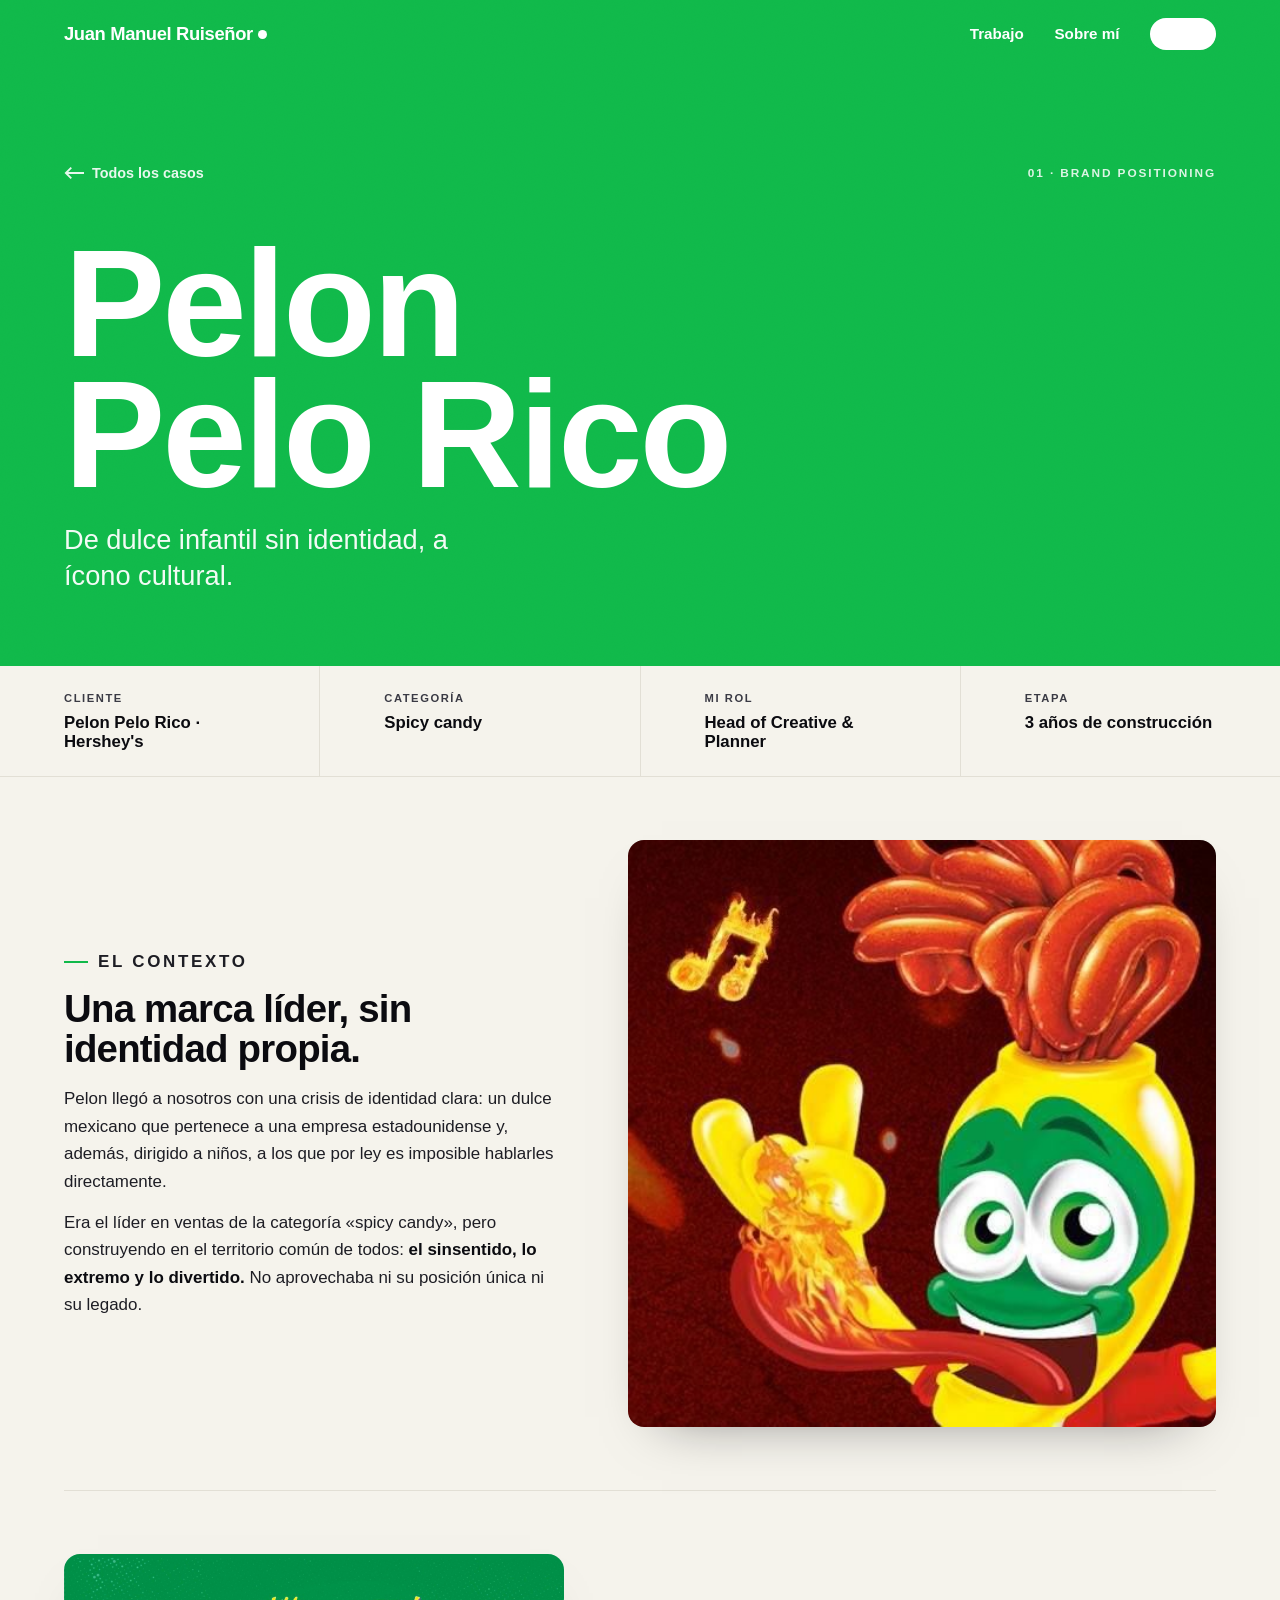
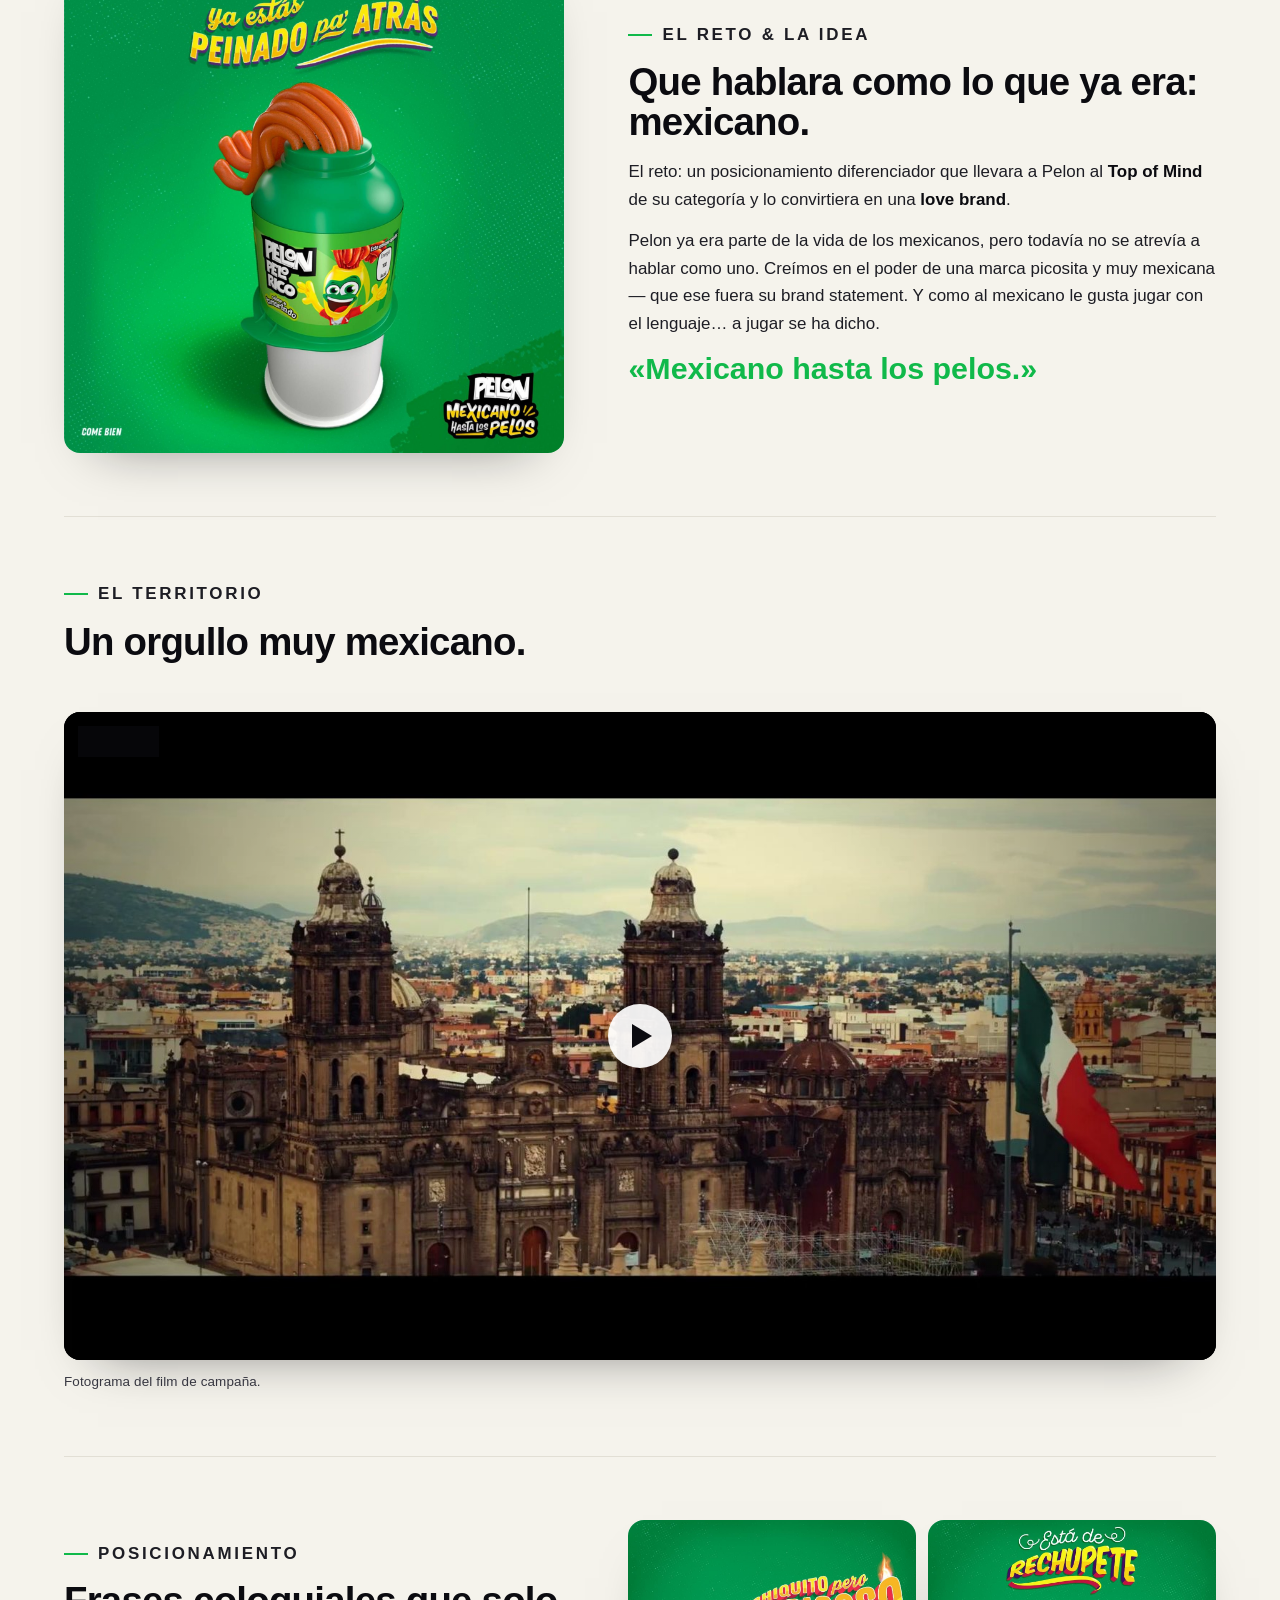
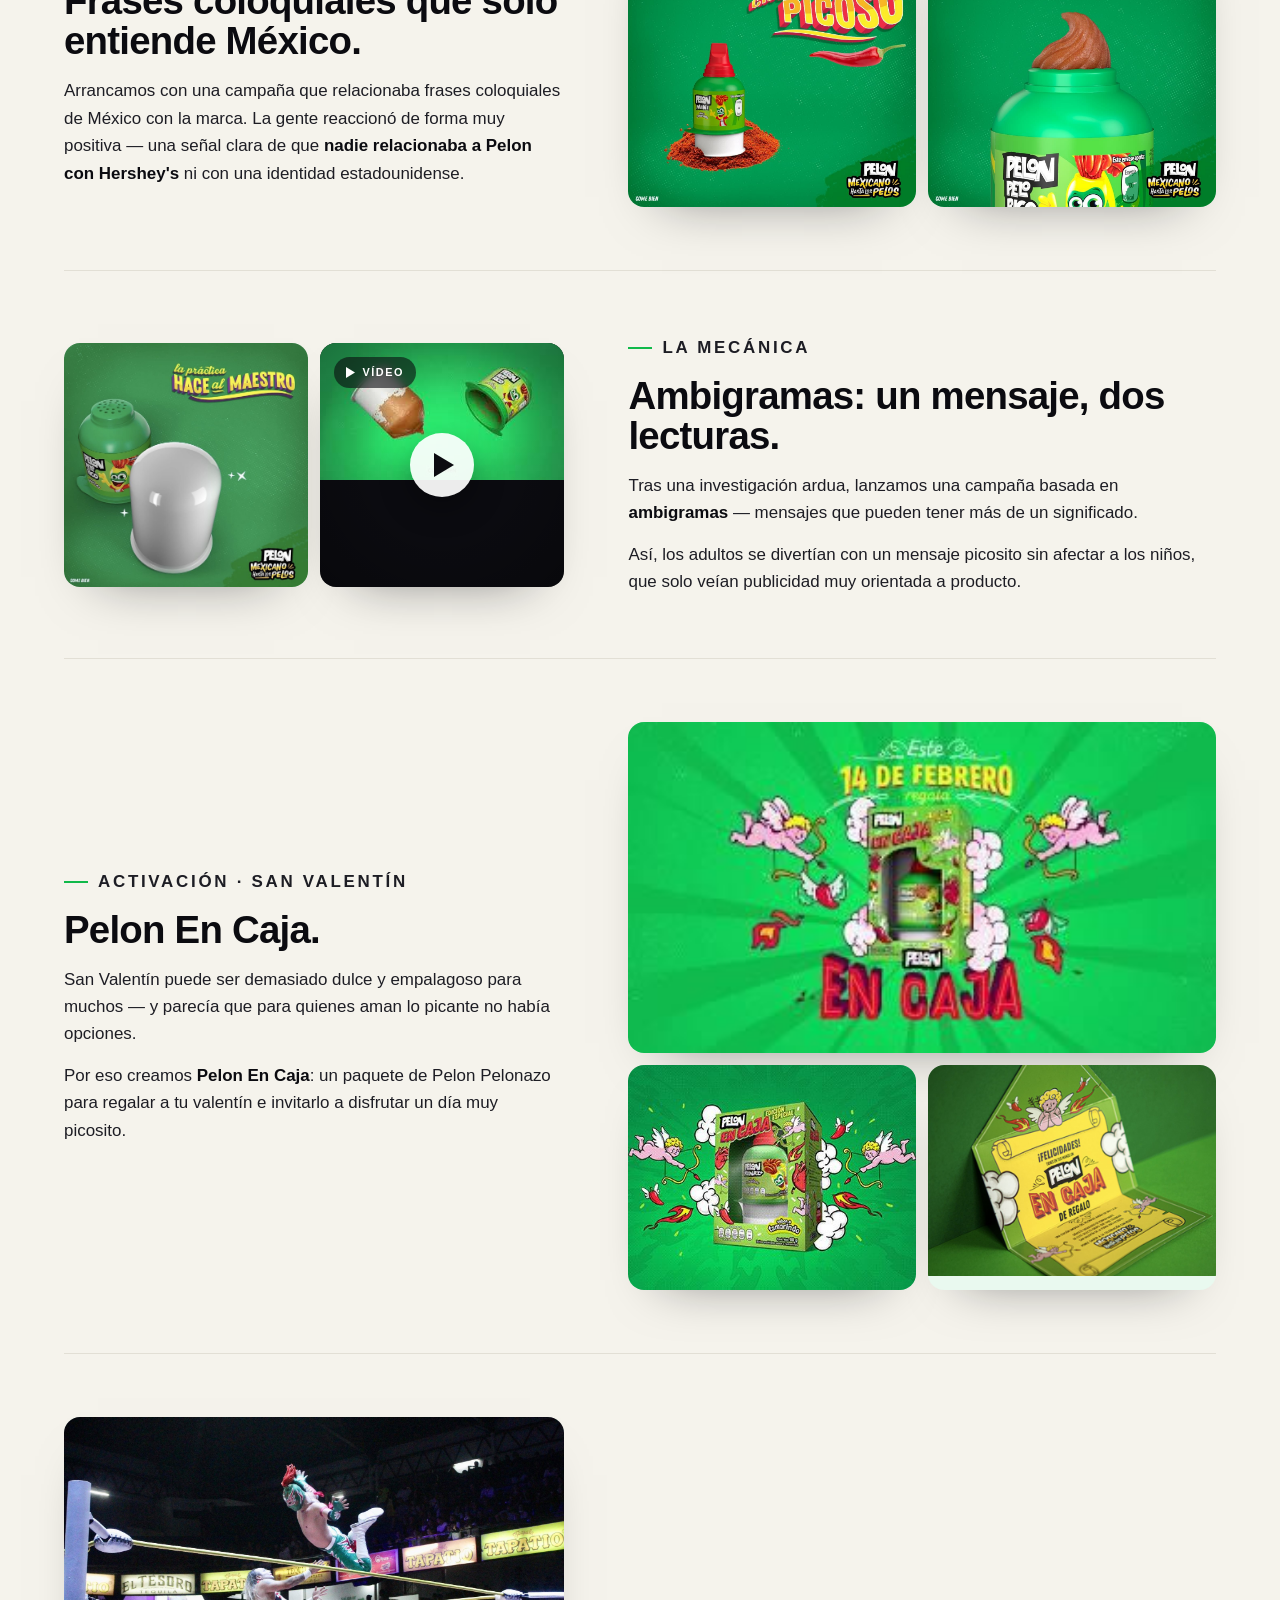
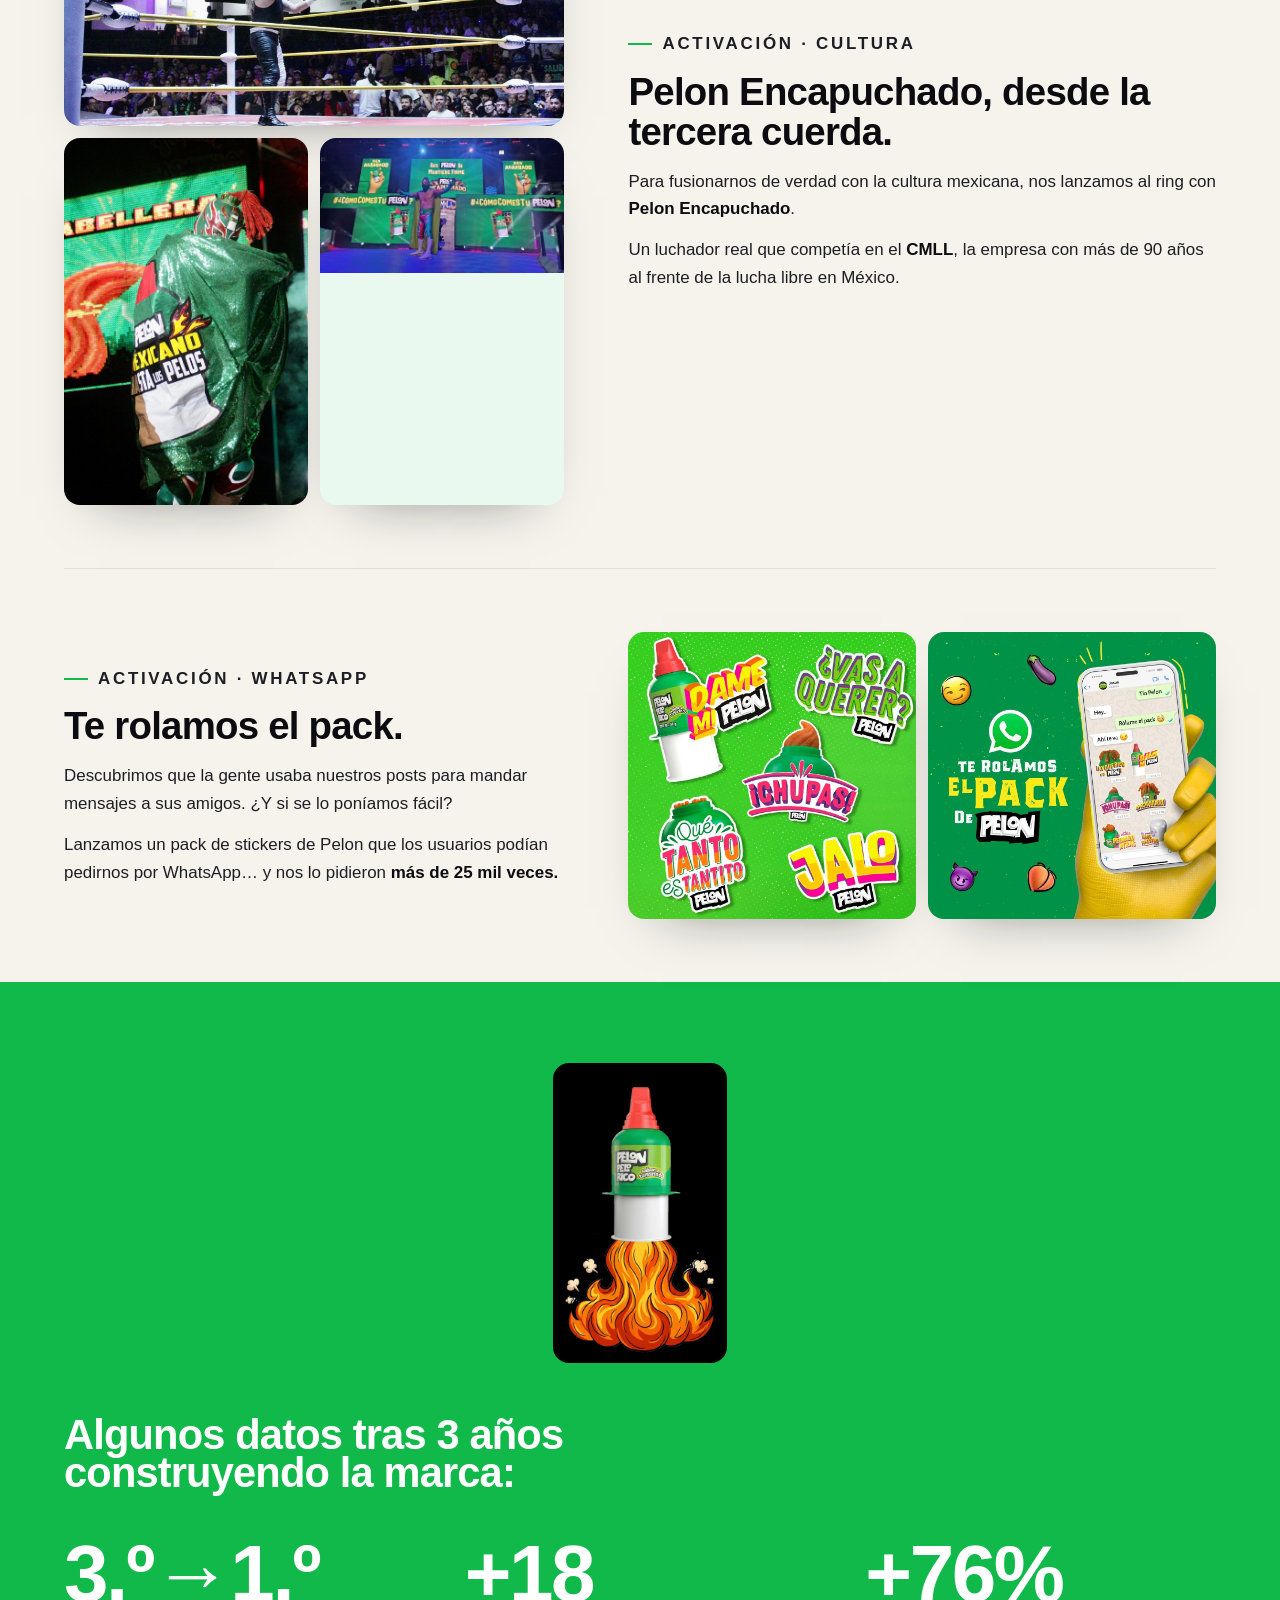
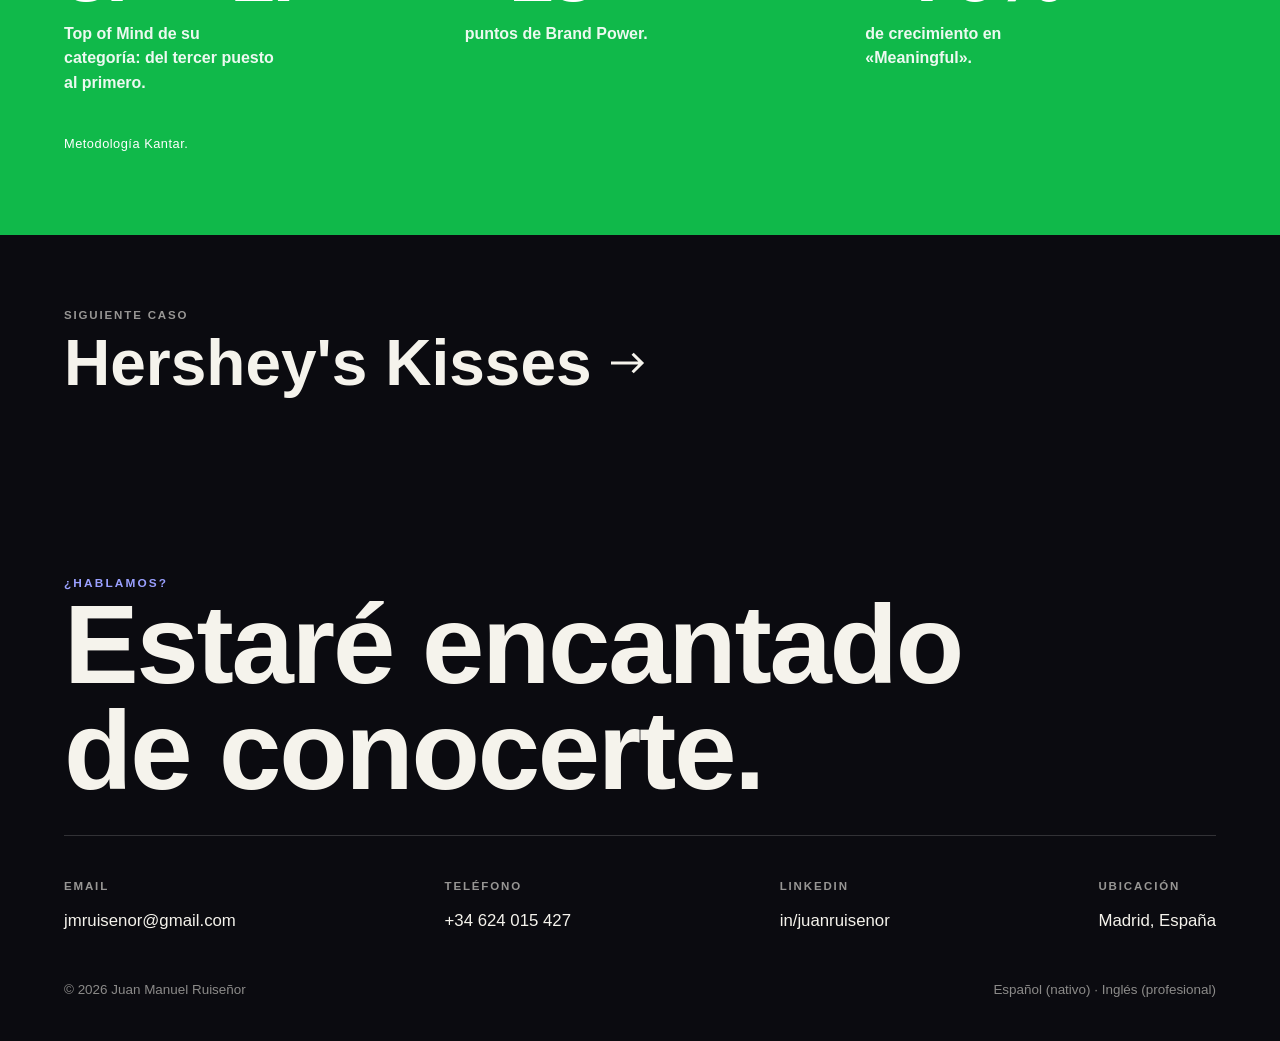
<file: caso-pelon-ORIGINAL.html>
<!DOCTYPE html>
<html lang="es">
<head>
<meta charset="UTF-8">
<meta name="viewport" content="width=device-width,initial-scale=1">
<title>Pelon Pelo Rico — Caso · Juan Manuel Ruiseñor</title>
<meta name="description" content="De dulce infantil sin identidad a ícono cultural. Posicionamiento y plataforma de marca para Pelon Pelo Rico: del 3.º al 1.º en Top of Mind.">
<script>document.documentElement.className+=' js'</script>
<link rel="stylesheet" href="assets/style.css">
</head>
<body style="--accent:var(--pelon)">

<header class="nav nav--light">
  <a href="index.html" class="nav__logo">Juan&nbsp;Manuel&nbsp;Ruiseñor<span class="dot"></span></a>
  <nav class="nav__links">
    <a href="index.html#trabajo">Trabajo</a>
    <a href="sobre-mi.html">Sobre mí</a>
    <a href="index.html#contacto" class="nav__cta">Contacto</a>
  </nav>
  <button class="nav__burger" aria-label="Menú"><span></span><span></span><span></span></button>
</header>

<section class="case-hero">
  <div class="wrap">
    <div class="case-hero__top">
      <a href="index.html#trabajo" class="case-back">
        <svg width="20" height="14" viewBox="0 0 22 14" fill="none"><path d="M22 7H2M8 1L2 7l6 6" stroke="currentColor" stroke-width="2"/></svg>
        Todos los casos
      </a>
      <span class="case-cat">01 · Brand positioning</span>
    </div>
    <h1 class="display">Pelon<br>Pelo Rico</h1>
    <p class="case-hero__sub">De dulce infantil sin identidad, a ícono cultural.</p>
  </div>
</section>

<dl class="case-meta">
  <div><dt>Cliente</dt><dd>Pelon Pelo Rico · Hershey's</dd></div>
  <div><dt>Categoría</dt><dd>Spicy candy</dd></div>
  <div><dt>Mi rol</dt><dd>Head of Creative &amp; Planner</dd></div>
  <div><dt>Etapa</dt><dd>3 años de construcción</dd></div>
</dl>

<div class="wrap">

  <!-- p12 -->
  <section class="scene reveal">
    <div class="scene__text">
      <p class="scene__stage">El contexto</p>
      <h2>Una marca líder, sin identidad propia.</h2>
      <p>Pelon llegó a nosotros con una crisis de identidad clara: un dulce mexicano que pertenece a una empresa estadounidense y, además, dirigido a niños, a los que por ley es imposible hablarles directamente.</p>
      <p>Era el líder en ventas de la categoría «spicy candy», pero construyendo en el territorio común de todos: <strong>el sinsentido, lo extremo y lo divertido.</strong> No aprovechaba ni su posición única ni su legado.</p>
    </div>
    <div class="scene__media"><div class="frame"><img src="assets/img/pelon-char.jpg" alt="Personaje de Pelon Pelo Rico"></div></div>
  </section>

  <!-- p13 -->
  <section class="scene scene--rev reveal">
    <div class="scene__text">
      <p class="scene__stage">El reto &amp; la idea</p>
      <h2>Que hablara como lo que ya era: mexicano.</h2>
      <p>El reto: un posicionamiento diferenciador que llevara a Pelon al <strong>Top of Mind</strong> de su categoría y lo convirtiera en una <strong>love brand</strong>.</p>
      <p>Pelon ya era parte de la vida de los mexicanos, pero todavía no se atrevía a hablar como uno. Creímos en el poder de una marca picosita y muy mexicana — que ese fuera su brand statement. Y como al mexicano le gusta jugar con el lenguaje… a jugar se ha dicho.</p>
      <p class="pull">«Mexicano hasta los pelos.»</p>
    </div>
    <div class="scene__media"><div class="frame"><img src="assets/img/pelon-hero.jpg" alt="Ya estás peinado pa' atrás"></div></div>
  </section>

  <!-- p14 video -->
  <section class="scene scene--full reveal">
    <div class="scene__text">
      <p class="scene__stage">El territorio</p>
      <h2>Un orgullo muy mexicano.</h2>
    </div>
    <div class="scene__media">
      <div class="vframe">
        <span class="vbadge"><svg width="9" height="11" viewBox="0 0 9 11" fill="currentColor"><path d="M0 0l9 5.5L0 11z"/></svg>Vídeo</span>
        <span class="vplay"><svg width="20" height="24" viewBox="0 0 20 24" fill="#0b0b10"><path d="M0 0l20 12L0 24z"/></svg></span>
        <img src="assets/img/pelon-mexico.jpg" alt="México — territorio de marca">
      </div>
      <p class="cap">Fotograma del film de campaña.</p>
    </div>
  </section>

  <!-- p15 -->
  <section class="scene reveal">
    <div class="scene__text">
      <p class="scene__stage">Posicionamiento</p>
      <h2>Frases coloquiales que solo entiende México.</h2>
      <p>Arrancamos con una campaña que relacionaba frases coloquiales de México con la marca. La gente reaccionó de forma muy positiva — una señal clara de que <strong>nadie relacionaba a Pelon con Hershey's</strong> ni con una identidad estadounidense.</p>
    </div>
    <div class="scene__media">
      <div class="pair">
        <div class="frame"><img src="assets/img/pelon-picoso.jpg" alt="Chiquito pero picoso"></div>
        <div class="frame"><img src="assets/img/pelon-rechupete.jpg" alt="Está de rechupete"></div>
      </div>
    </div>
  </section>

  <!-- p16 -->
  <section class="scene scene--rev reveal">
    <div class="scene__text">
      <p class="scene__stage">La mecánica</p>
      <h2>Ambigramas: un mensaje, dos lecturas.</h2>
      <p>Tras una investigación ardua, lanzamos una campaña basada en <strong>ambigramas</strong> — mensajes que pueden tener más de un significado.</p>
      <p>Así, los adultos se divertían con un mensaje picosito sin afectar a los niños, que solo veían publicidad muy orientada a producto.</p>
    </div>
    <div class="scene__media">
      <div class="pair">
        <div class="frame"><img src="assets/img/pelon-maestro.jpg" alt="La práctica hace al maestro"></div>
        <div class="vframe">
          <span class="vbadge"><svg width="9" height="11" viewBox="0 0 9 11" fill="currentColor"><path d="M0 0l9 5.5L0 11z"/></svg>Vídeo</span>
          <span class="vplay"><svg width="20" height="24" viewBox="0 0 20 24" fill="#0b0b10"><path d="M0 0l20 12L0 24z"/></svg></span>
          <img src="assets/img/pelon-ambigrama.jpg" alt="Ambigrama de Pelon">
        </div>
      </div>
    </div>
  </section>

  <!-- p17 -->
  <section class="scene reveal">
    <div class="scene__text">
      <p class="scene__stage">Activación · San Valentín</p>
      <h2>Pelon En Caja.</h2>
      <p>San Valentín puede ser demasiado dulce y empalagoso para muchos — y parecía que para quienes aman lo picante no había opciones.</p>
      <p>Por eso creamos <strong>Pelon En Caja</strong>: un paquete de Pelon Pelonazo para regalar a tu valentín e invitarlo a disfrutar un día muy picosito.</p>
    </div>
    <div class="scene__media">
      <div class="frame"><img src="assets/img/pelon-encaja-banner.jpg" alt="Este 14 de febrero regala Pelon En Caja"></div>
      <div class="pair">
        <div class="frame"><img src="assets/img/pelon-encaja-box.jpg" alt="Empaque de Pelon En Caja"></div>
        <div class="frame"><img src="assets/img/pelon-encaja.jpg" alt="Pelon En Caja — edición especial"></div>
      </div>
    </div>
  </section>

  <!-- p18 -->
  <section class="scene scene--rev reveal">
    <div class="scene__text">
      <p class="scene__stage">Activación · Cultura</p>
      <h2>Pelon Encapuchado, desde la tercera cuerda.</h2>
      <p>Para fusionarnos de verdad con la cultura mexicana, nos lanzamos al ring con <strong>Pelon Encapuchado</strong>.</p>
      <p>Un luchador real que competía en el <strong>CMLL</strong>, la empresa con más de 90 años al frente de la lucha libre en México.</p>
    </div>
    <div class="scene__media">
      <div class="frame"><img src="assets/img/pelon-luchador2.jpg" alt="Pelon Encapuchado en el ring"></div>
      <div class="pair">
        <div class="frame"><img src="assets/img/pelon-luchador1.jpg" alt="Pelon Encapuchado en escena"></div>
        <div class="frame"><img src="assets/img/pelon-luchador3.jpg" alt="Pelon Encapuchado, cabellera"></div>
      </div>
    </div>
  </section>

  <!-- p19 -->
  <section class="scene reveal">
    <div class="scene__text">
      <p class="scene__stage">Activación · WhatsApp</p>
      <h2>Te rolamos el pack.</h2>
      <p>Descubrimos que la gente usaba nuestros posts para mandar mensajes a sus amigos. ¿Y si se lo poníamos fácil?</p>
      <p>Lanzamos un pack de stickers de Pelon que los usuarios podían pedirnos por WhatsApp… y nos lo pidieron <strong>más de 25 mil veces.</strong></p>
    </div>
    <div class="scene__media">
      <div class="pair">
        <div class="frame"><img src="assets/img/pelon-stickers1.jpg" alt="Pack de stickers por WhatsApp"></div>
        <div class="frame"><img src="assets/img/pelon-stickers2.jpg" alt="Stickers de Pelon"></div>
      </div>
    </div>
  </section>

</div>

<!-- p20 stats -->
<section class="stats">
  <div class="wrap">
    <div style="text-align:center;margin-bottom:clamp(24px,5vh,46px)">
      <img src="assets/img/pelon-rocket.jpg" alt="Pelon despega" style="display:inline-block;max-height:300px;width:auto;border-radius:16px">
    </div>
    <h2 class="display reveal">Algunos datos tras 3 años construyendo la marca:</h2>
    <div class="stats__grid">
      <div class="stat reveal"><div class="num">3.º→1.º</div><div class="lab">Top of Mind de su categoría: del tercer puesto al primero.</div></div>
      <div class="stat reveal"><div class="num">+18</div><div class="lab">puntos de Brand Power.</div></div>
      <div class="stat reveal"><div class="num">+76%</div><div class="lab">de crecimiento en «Meaningful».</div></div>
    </div>
    <p class="stats__src reveal">Metodología Kantar.</p>
  </div>
</section>

<nav class="next">
  <div><small>Siguiente caso</small><a href="caso-kisses.html">Hershey's Kisses
    <svg width="34" height="22" viewBox="0 0 22 14" fill="none"><path d="M0 7h20M14 1l6 6-6 6" stroke="currentColor" stroke-width="2"/></svg>
  </a></div>
</nav>

<footer class="foot">
  <div class="wrap">
    <p class="eyebrow" style="color:var(--blue-tint)">¿Hablamos?</p>
    <h2 class="foot__cta display"><a href="mailto:jmruisenor@gmail.com">Estaré encantado<br>de conocerte.</a></h2>
    <div class="foot__grid">
      <div class="foot__col"><h4>Email</h4><a href="mailto:jmruisenor@gmail.com">jmruisenor@gmail.com</a></div>
      <div class="foot__col"><h4>Teléfono</h4><a href="tel:+34624015427">+34 624 015 427</a></div>
      <div class="foot__col"><h4>LinkedIn</h4><a href="https://linkedin.com/in/juanruisenor" target="_blank" rel="noopener">in/juanruisenor</a></div>
      <div class="foot__col"><h4>Ubicación</h4><p>Madrid, España</p></div>
    </div>
    <div class="foot__base">
      <span>© <span data-year>2025</span> Juan Manuel Ruiseñor</span>
      <span>Español (nativo) · Inglés (profesional)</span>
    </div>
  </div>
</footer>

<script src="assets/main.js"></script>
</body>
</html>
</file>
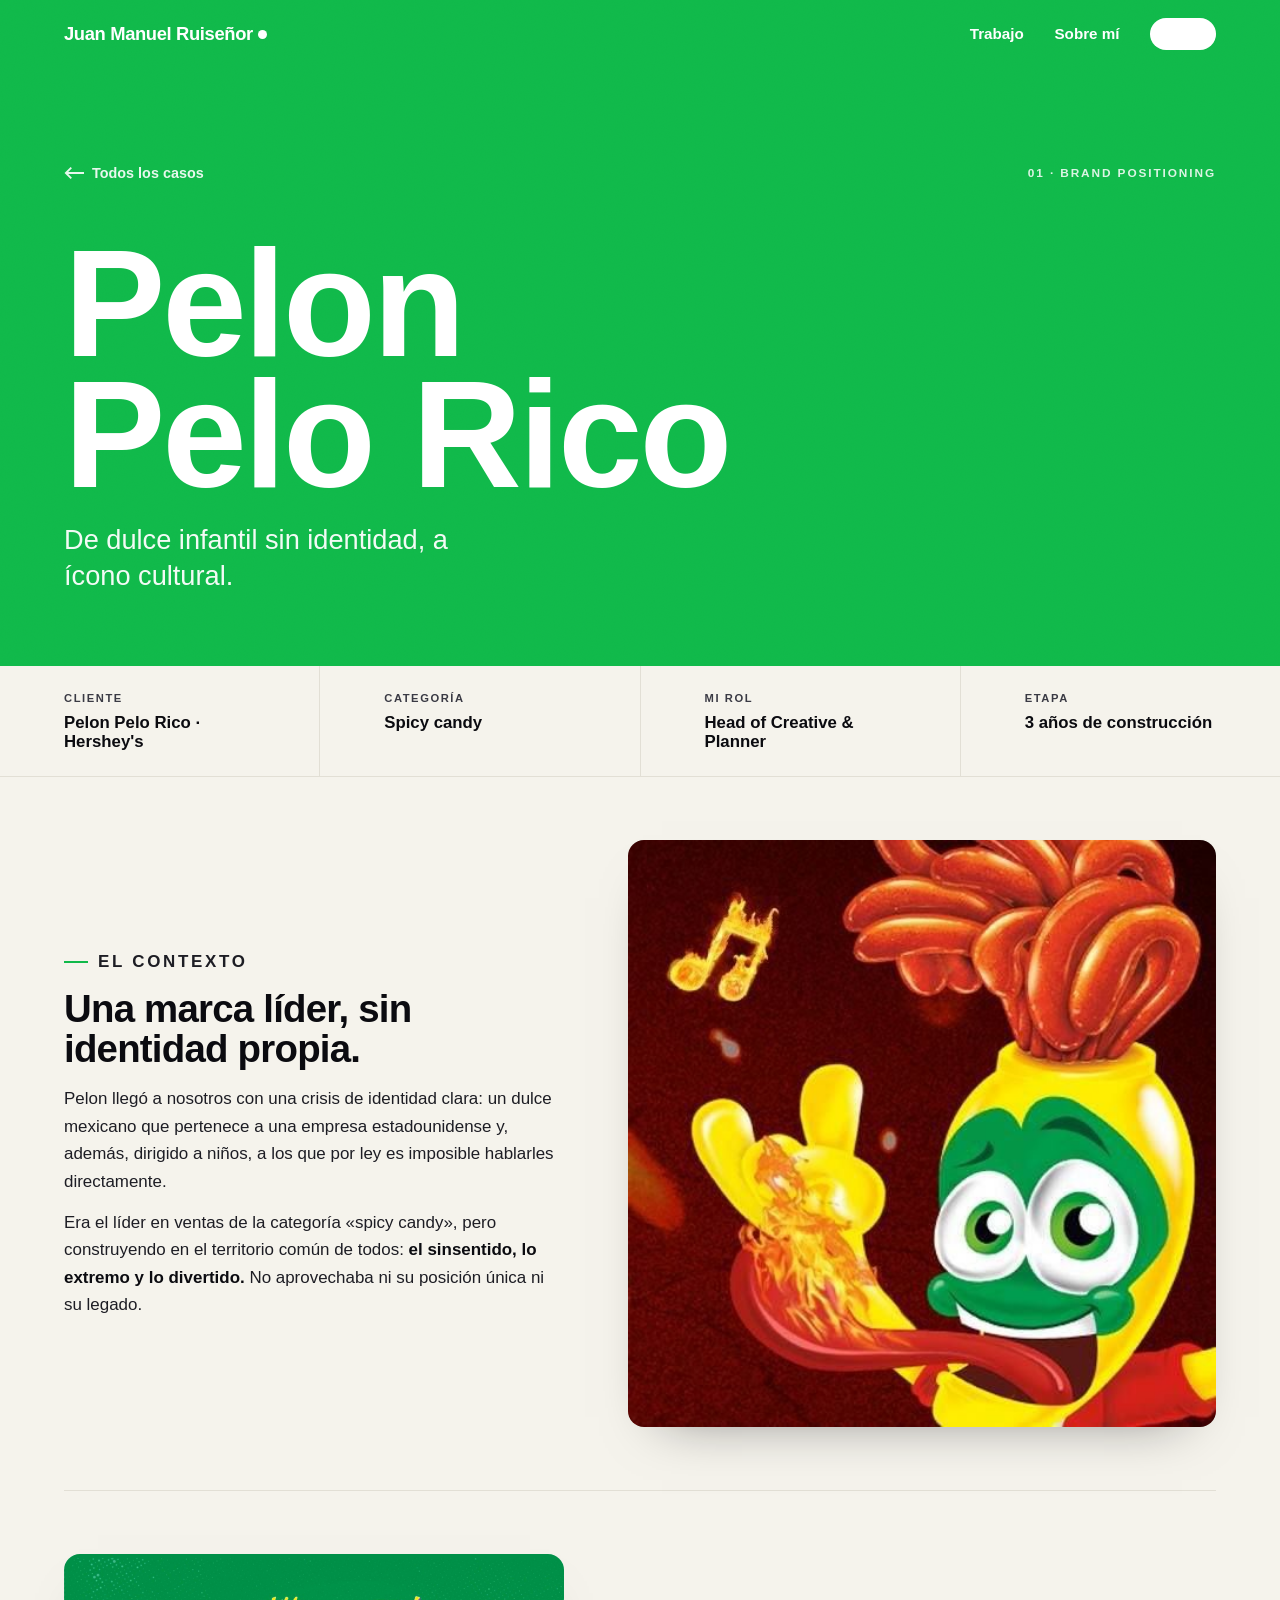
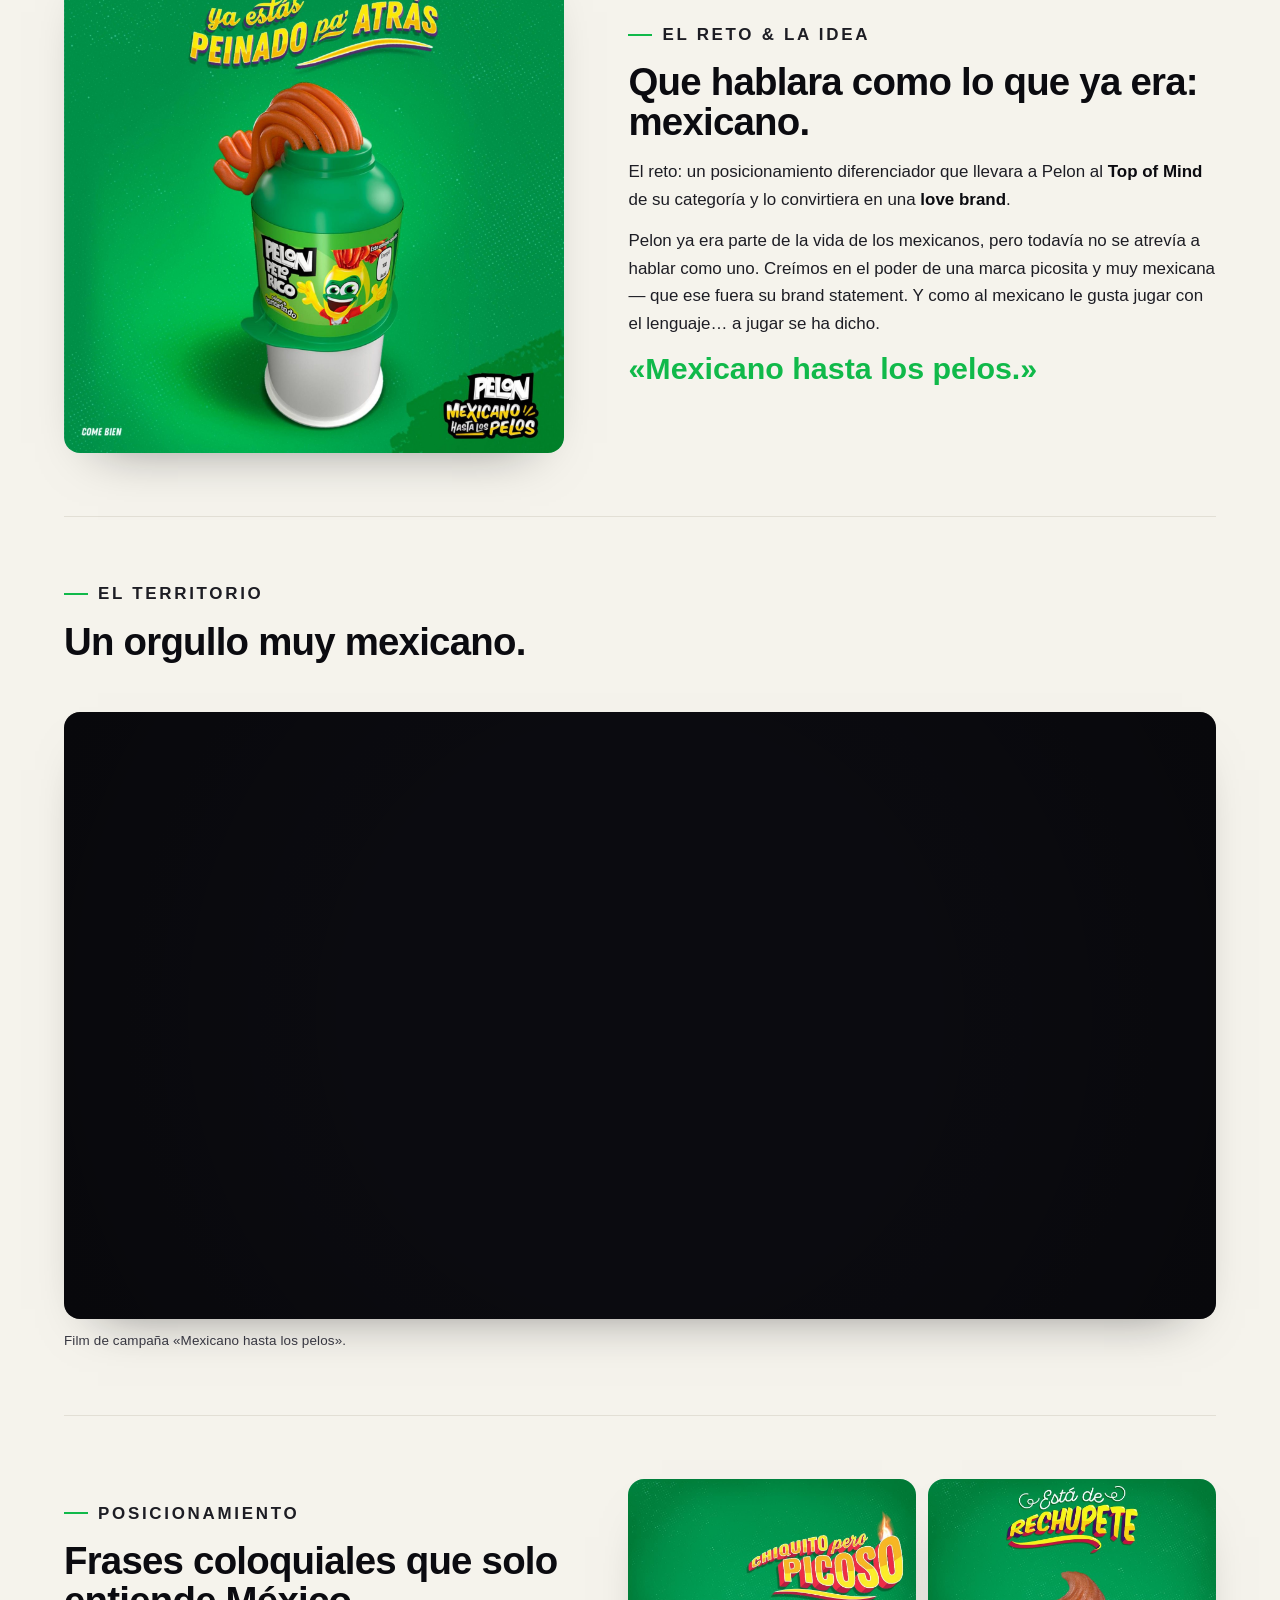
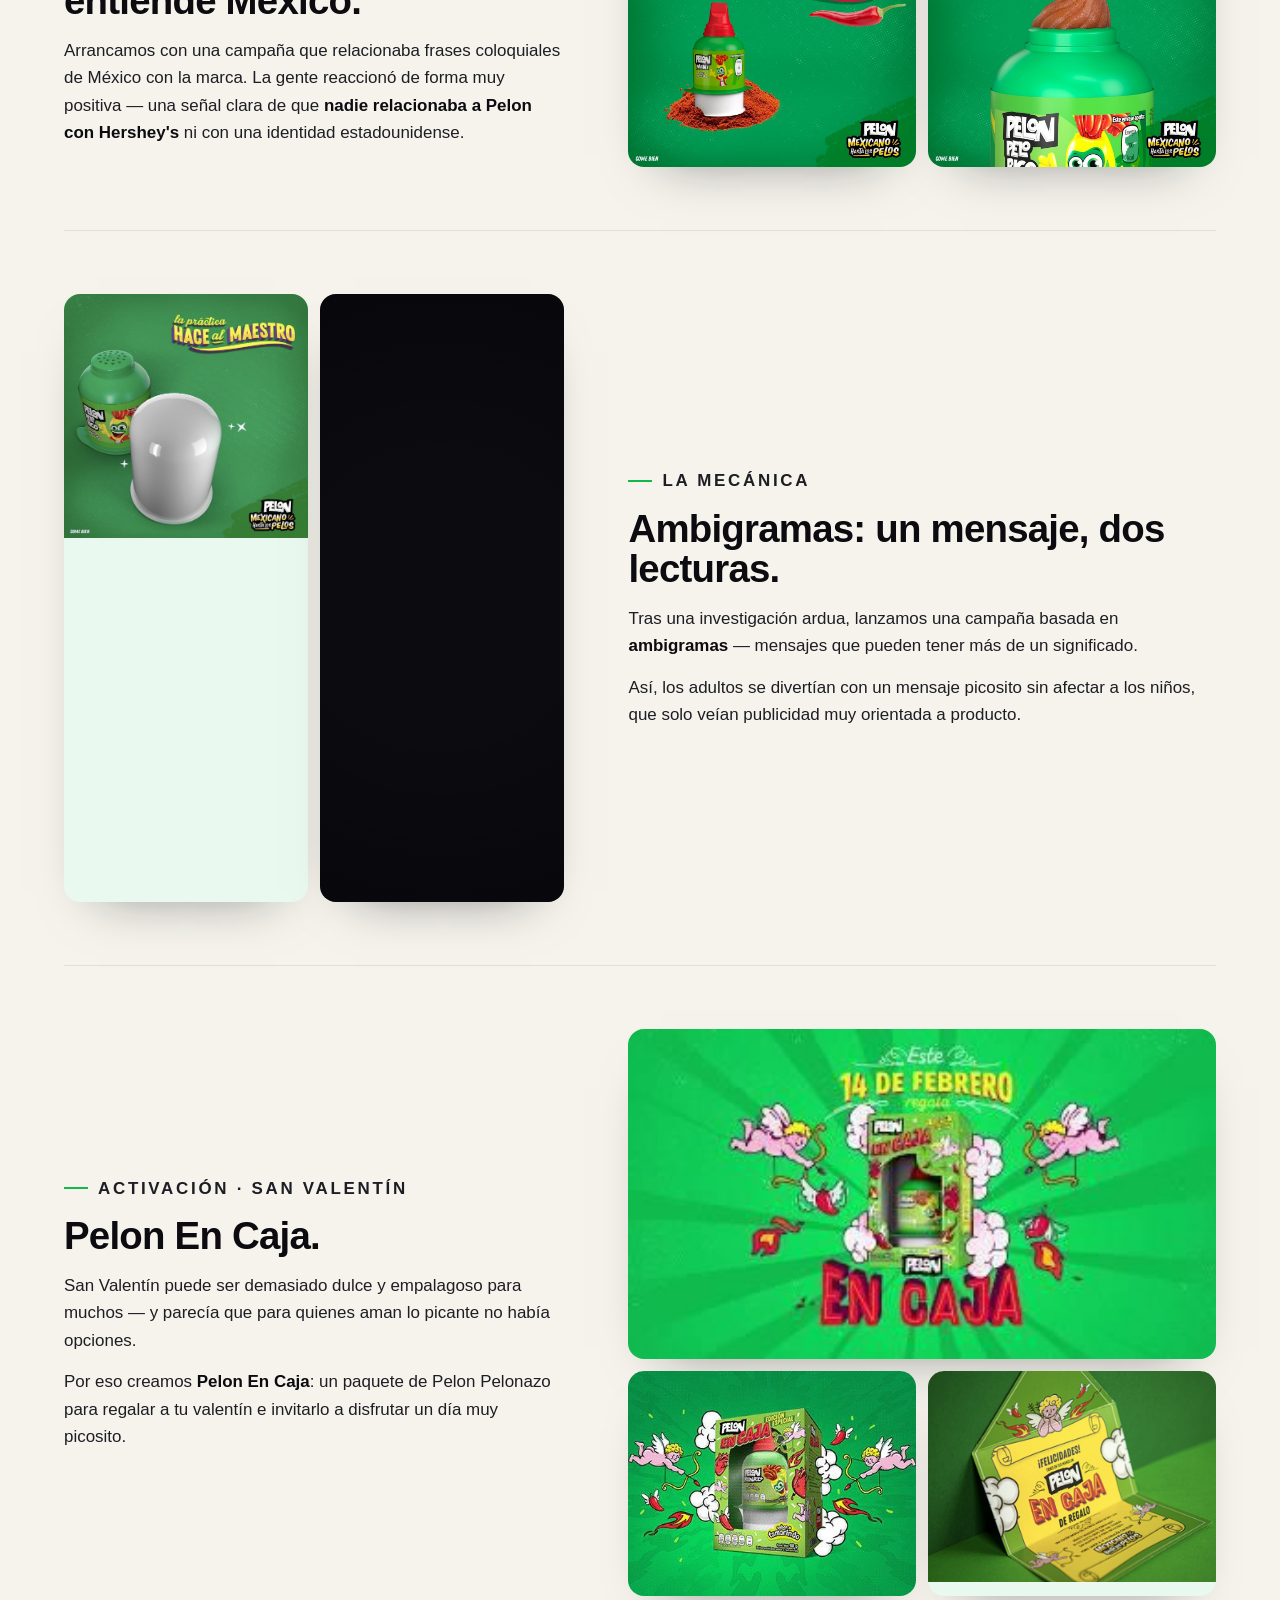
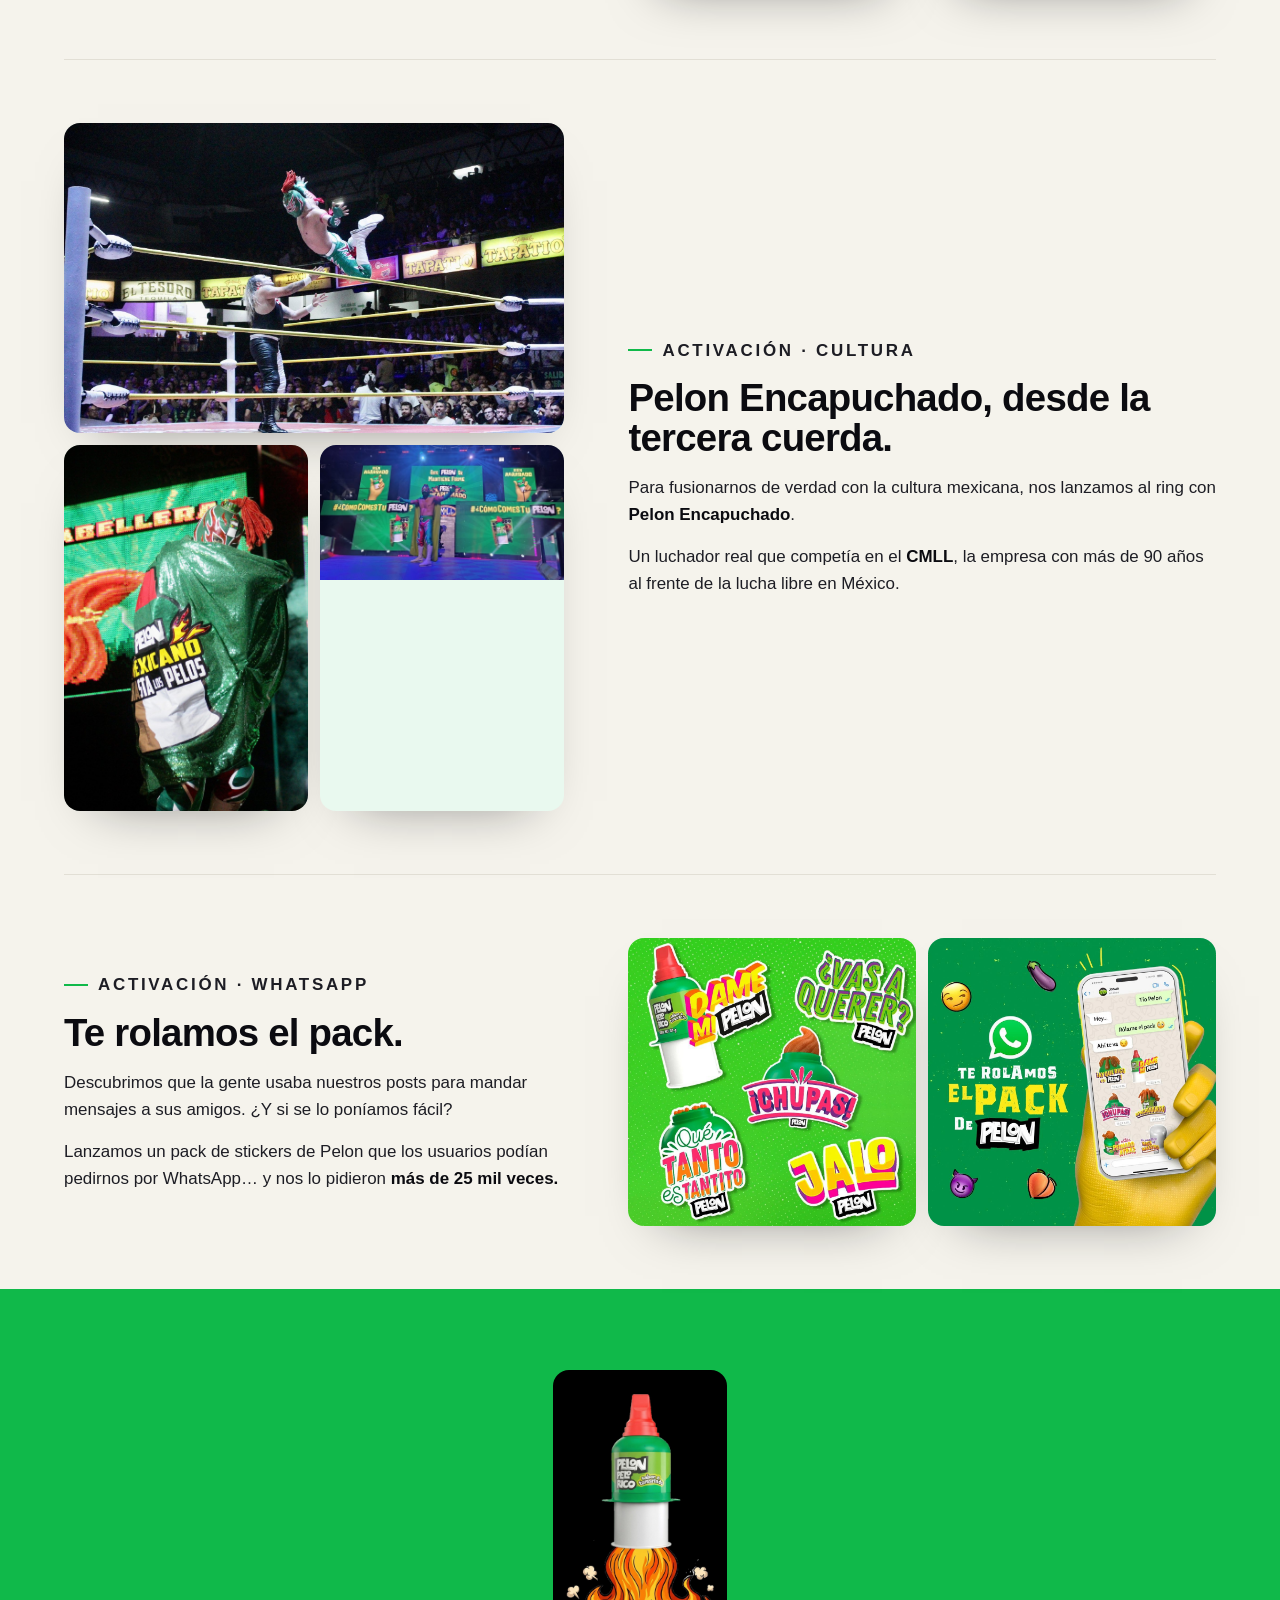
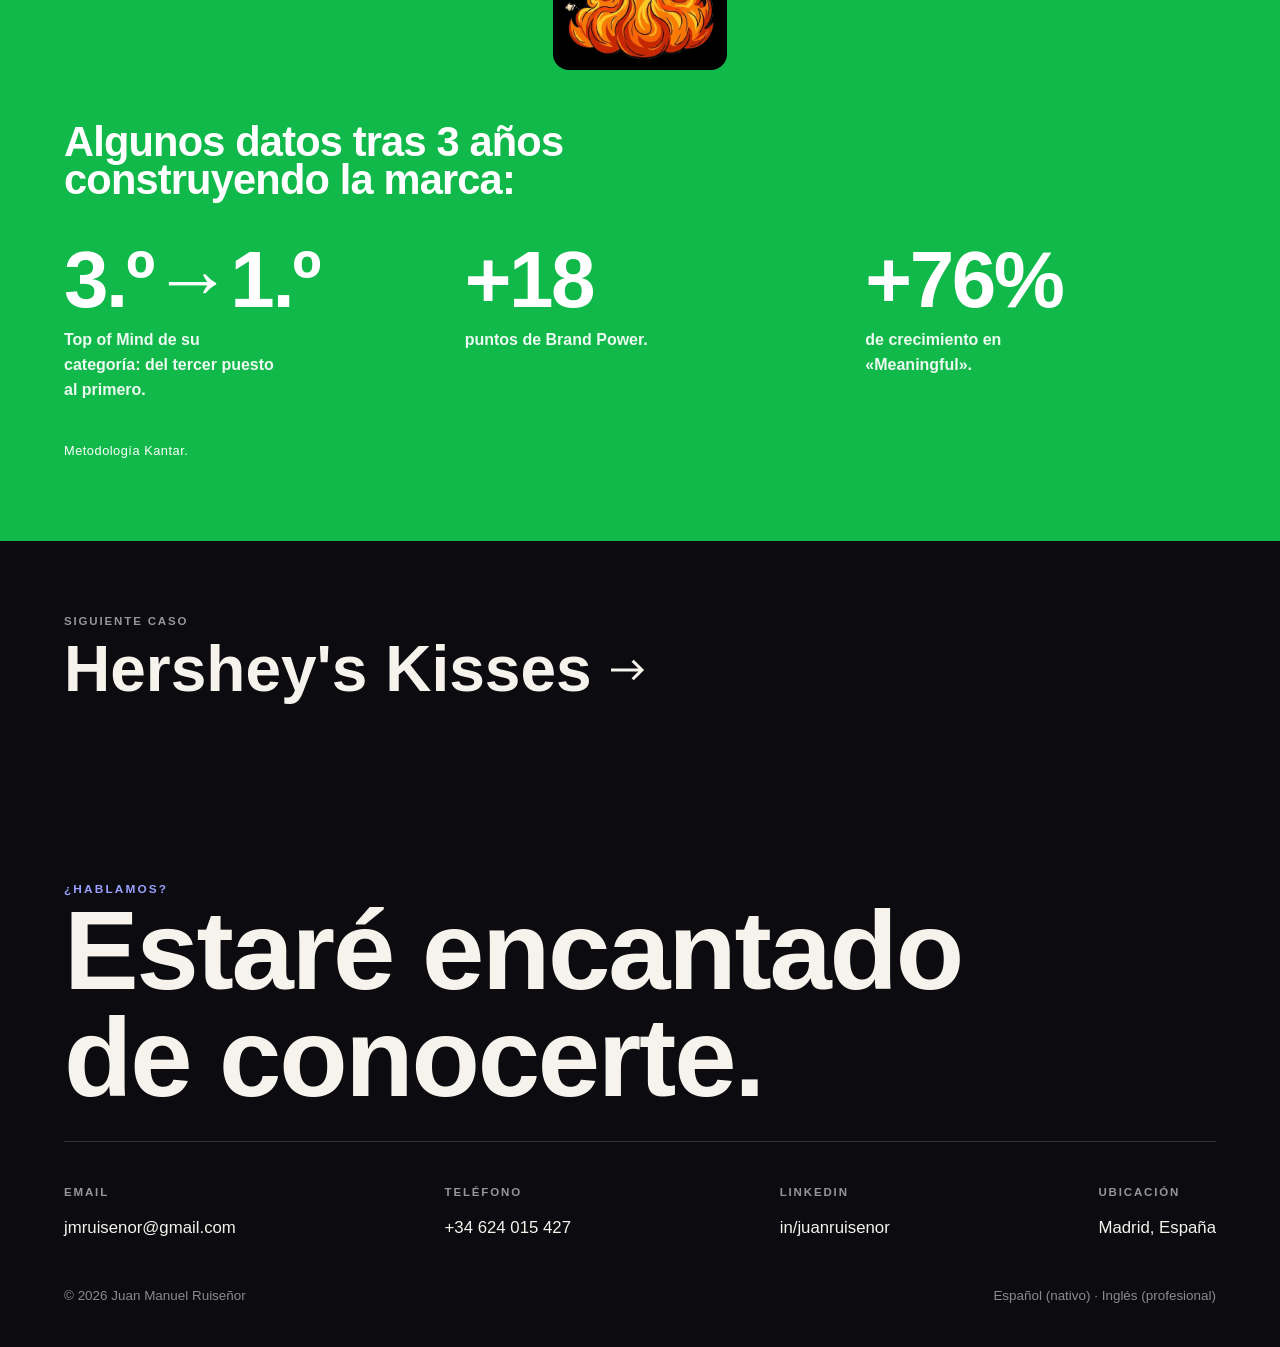
<file: caso-pelon.html>
<!DOCTYPE html>
<html lang="es">
<head>
<meta charset="UTF-8">
<meta name="viewport" content="width=device-width,initial-scale=1">
<title>Pelon Pelo Rico — Caso · Juan Manuel Ruiseñor</title>
<meta name="description" content="De dulce infantil sin identidad a ícono cultural. Posicionamiento y plataforma de marca para Pelon Pelo Rico: del 3.º al 1.º en Top of Mind.">
<script>document.documentElement.className+=' js'</script>
<link rel="stylesheet" href="assets/style.css">
</head>
<body style="--accent:var(--pelon)">

<header class="nav nav--light">
  <a href="index.html" class="nav__logo">Juan&nbsp;Manuel&nbsp;Ruiseñor<span class="dot"></span></a>
  <nav class="nav__links">
    <a href="index.html#trabajo">Trabajo</a>
    <a href="sobre-mi.html">Sobre mí</a>
    <a href="index.html#contacto" class="nav__cta">Contacto</a>
  </nav>
  <button class="nav__burger" aria-label="Menú"><span></span><span></span><span></span></button>
</header>

<section class="case-hero">
  <div class="wrap">
    <div class="case-hero__top">
      <a href="index.html#trabajo" class="case-back">
        <svg width="20" height="14" viewBox="0 0 22 14" fill="none"><path d="M22 7H2M8 1L2 7l6 6" stroke="currentColor" stroke-width="2"/></svg>
        Todos los casos
      </a>
      <span class="case-cat">01 · Brand positioning</span>
    </div>
    <h1 class="display">Pelon<br>Pelo Rico</h1>
    <p class="case-hero__sub">De dulce infantil sin identidad, a ícono cultural.</p>
  </div>
</section>

<dl class="case-meta">
  <div><dt>Cliente</dt><dd>Pelon Pelo Rico · Hershey's</dd></div>
  <div><dt>Categoría</dt><dd>Spicy candy</dd></div>
  <div><dt>Mi rol</dt><dd>Head of Creative &amp; Planner</dd></div>
  <div><dt>Etapa</dt><dd>3 años de construcción</dd></div>
</dl>

<div class="wrap">

  <!-- p12 -->
  <section class="scene reveal">
    <div class="scene__text">
      <p class="scene__stage">El contexto</p>
      <h2>Una marca líder, sin identidad propia.</h2>
      <p>Pelon llegó a nosotros con una crisis de identidad clara: un dulce mexicano que pertenece a una empresa estadounidense y, además, dirigido a niños, a los que por ley es imposible hablarles directamente.</p>
      <p>Era el líder en ventas de la categoría «spicy candy», pero construyendo en el territorio común de todos: <strong>el sinsentido, lo extremo y lo divertido.</strong> No aprovechaba ni su posición única ni su legado.</p>
    </div>
    <div class="scene__media"><div class="frame"><img src="assets/img/pelon-char.jpg" alt="Personaje de Pelon Pelo Rico"></div></div>
  </section>

  <!-- p13 -->
  <section class="scene scene--rev reveal">
    <div class="scene__text">
      <p class="scene__stage">El reto &amp; la idea</p>
      <h2>Que hablara como lo que ya era: mexicano.</h2>
      <p>El reto: un posicionamiento diferenciador que llevara a Pelon al <strong>Top of Mind</strong> de su categoría y lo convirtiera en una <strong>love brand</strong>.</p>
      <p>Pelon ya era parte de la vida de los mexicanos, pero todavía no se atrevía a hablar como uno. Creímos en el poder de una marca picosita y muy mexicana — que ese fuera su brand statement. Y como al mexicano le gusta jugar con el lenguaje… a jugar se ha dicho.</p>
      <p class="pull">«Mexicano hasta los pelos.»</p>
    </div>
    <div class="scene__media"><div class="frame"><img src="assets/img/pelon-hero.jpg" alt="Ya estás peinado pa' atrás"></div></div>
  </section>

  <!-- p14 video -->
  <section class="scene scene--full reveal">
    <div class="scene__text">
      <p class="scene__stage">El territorio</p>
      <h2>Un orgullo muy mexicano.</h2>
    </div>
    <div class="scene__media">
      <div class="vframe">
        <iframe width="100%" height="600" src="https://drive.google.com/file/d/1awWEre07zebqIi3KlXzKJ7iNgP4giewr/preview" title="Un orgullo muy mexicano — Pelon Pelo Rico" frameborder="0" allow="autoplay" allowfullscreen></iframe>
      </div>
      <p class="cap">Film de campaña «Mexicano hasta los pelos».</p>
    </div>
  </section>

  <!-- p15 -->
  <section class="scene reveal">
    <div class="scene__text">
      <p class="scene__stage">Posicionamiento</p>
      <h2>Frases coloquiales que solo entiende México.</h2>
      <p>Arrancamos con una campaña que relacionaba frases coloquiales de México con la marca. La gente reaccionó de forma muy positiva — una señal clara de que <strong>nadie relacionaba a Pelon con Hershey's</strong> ni con una identidad estadounidense.</p>
    </div>
    <div class="scene__media">
      <div class="pair">
        <div class="frame"><img src="assets/img/pelon-picoso.jpg" alt="Chiquito pero picoso"></div>
        <div class="frame"><img src="assets/img/pelon-rechupete.jpg" alt="Está de rechupete"></div>
      </div>
    </div>
  </section>

  <!-- p16 -->
  <section class="scene scene--rev reveal">
    <div class="scene__text">
      <p class="scene__stage">La mecánica</p>
      <h2>Ambigramas: un mensaje, dos lecturas.</h2>
      <p>Tras una investigación ardua, lanzamos una campaña basada en <strong>ambigramas</strong> — mensajes que pueden tener más de un significado.</p>
      <p>Así, los adultos se divertían con un mensaje picosito sin afectar a los niños, que solo veían publicidad muy orientada a producto.</p>
    </div>
    <div class="scene__media">
      <div class="pair">
        <div class="frame"><img src="assets/img/pelon-maestro.jpg" alt="La práctica hace al maestro"></div>
        <div class="vframe">
          <iframe width="100%" height="600" src="https://www.youtube.com/embed/0Q2TpNBQmmM" title="Ambigramas de Pelon Pelo Rico" frameborder="0" allow="accelerometer; autoplay; clipboard-write; encrypted-media; gyroscope; picture-in-picture; web-share" allowfullscreen></iframe>
        </div>
      </div>
    </div>
  </section>

  <!-- p17 -->
  <section class="scene reveal">
    <div class="scene__text">
      <p class="scene__stage">Activación · San Valentín</p>
      <h2>Pelon En Caja.</h2>
      <p>San Valentín puede ser demasiado dulce y empalagoso para muchos — y parecía que para quienes aman lo picante no había opciones.</p>
      <p>Por eso creamos <strong>Pelon En Caja</strong>: un paquete de Pelon Pelonazo para regalar a tu valentín e invitarlo a disfrutar un día muy picosito.</p>
    </div>
    <div class="scene__media">
      <div class="frame"><img src="assets/img/pelon-encaja-banner.jpg" alt="Este 14 de febrero regala Pelon En Caja"></div>
      <div class="pair">
        <div class="frame"><img src="assets/img/pelon-encaja-box.jpg" alt="Empaque de Pelon En Caja"></div>
        <div class="frame"><img src="assets/img/pelon-encaja.jpg" alt="Pelon En Caja — edición especial"></div>
      </div>
    </div>
  </section>

  <!-- p18 -->
  <section class="scene scene--rev reveal">
    <div class="scene__text">
      <p class="scene__stage">Activación · Cultura</p>
      <h2>Pelon Encapuchado, desde la tercera cuerda.</h2>
      <p>Para fusionarnos de verdad con la cultura mexicana, nos lanzamos al ring con <strong>Pelon Encapuchado</strong>.</p>
      <p>Un luchador real que competía en el <strong>CMLL</strong>, la empresa con más de 90 años al frente de la lucha libre en México.</p>
    </div>
    <div class="scene__media">
      <div class="frame"><img src="assets/img/pelon-luchador2.jpg" alt="Pelon Encapuchado en el ring"></div>
      <div class="pair">
        <div class="frame"><img src="assets/img/pelon-luchador1.jpg" alt="Pelon Encapuchado en escena"></div>
        <div class="frame"><img src="assets/img/pelon-luchador3.jpg" alt="Pelon Encapuchado, cabellera"></div>
      </div>
    </div>
  </section>

  <!-- p19 -->
  <section class="scene reveal">
    <div class="scene__text">
      <p class="scene__stage">Activación · WhatsApp</p>
      <h2>Te rolamos el pack.</h2>
      <p>Descubrimos que la gente usaba nuestros posts para mandar mensajes a sus amigos. ¿Y si se lo poníamos fácil?</p>
      <p>Lanzamos un pack de stickers de Pelon que los usuarios podían pedirnos por WhatsApp… y nos lo pidieron <strong>más de 25 mil veces.</strong></p>
    </div>
    <div class="scene__media">
      <div class="pair">
        <div class="frame"><img src="assets/img/pelon-stickers1.jpg" alt="Pack de stickers por WhatsApp"></div>
        <div class="frame"><img src="assets/img/pelon-stickers2.jpg" alt="Stickers de Pelon"></div>
      </div>
    </div>
  </section>

</div>

<!-- p20 stats -->
<section class="stats">
  <div class="wrap">
    <div style="text-align:center;margin-bottom:clamp(24px,5vh,46px)">
      <img src="assets/img/pelon-rocket.jpg" alt="Pelon despega" style="display:inline-block;max-height:300px;width:auto;border-radius:16px">
    </div>
    <h2 class="display reveal">Algunos datos tras 3 años construyendo la marca:</h2>
    <div class="stats__grid">
      <div class="stat reveal"><div class="num">3.º→1.º</div><div class="lab">Top of Mind de su categoría: del tercer puesto al primero.</div></div>
      <div class="stat reveal"><div class="num">+18</div><div class="lab">puntos de Brand Power.</div></div>
      <div class="stat reveal"><div class="num">+76%</div><div class="lab">de crecimiento en «Meaningful».</div></div>
    </div>
    <p class="stats__src reveal">Metodología Kantar.</p>
  </div>
</section>

<nav class="next">
  <div><small>Siguiente caso</small><a href="caso-kisses.html">Hershey's Kisses
    <svg width="34" height="22" viewBox="0 0 22 14" fill="none"><path d="M0 7h20M14 1l6 6-6 6" stroke="currentColor" stroke-width="2"/></svg>
  </a></div>
</nav>

<footer class="foot">
  <div class="wrap">
    <p class="eyebrow" style="color:var(--blue-tint)">¿Hablamos?</p>
    <h2 class="foot__cta display"><a href="mailto:jmruisenor@gmail.com">Estaré encantado<br>de conocerte.</a></h2>
    <div class="foot__grid">
      <div class="foot__col"><h4>Email</h4><a href="mailto:jmruisenor@gmail.com">jmruisenor@gmail.com</a></div>
      <div class="foot__col"><h4>Teléfono</h4><a href="tel:+34624015427">+34 624 015 427</a></div>
      <div class="foot__col"><h4>LinkedIn</h4><a href="https://linkedin.com/in/juanruisenor" target="_blank" rel="noopener">in/juanruisenor</a></div>
      <div class="foot__col"><h4>Ubicación</h4><p>Madrid, España</p></div>
    </div>
    <div class="foot__base">
      <span>© <span data-year>2025</span> Juan Manuel Ruiseñor</span>
      <span>Español (nativo) · Inglés (profesional)</span>
    </div>
  </div>
</footer>

<script src="assets/main.js"></script>
</body>
</html>
</file>
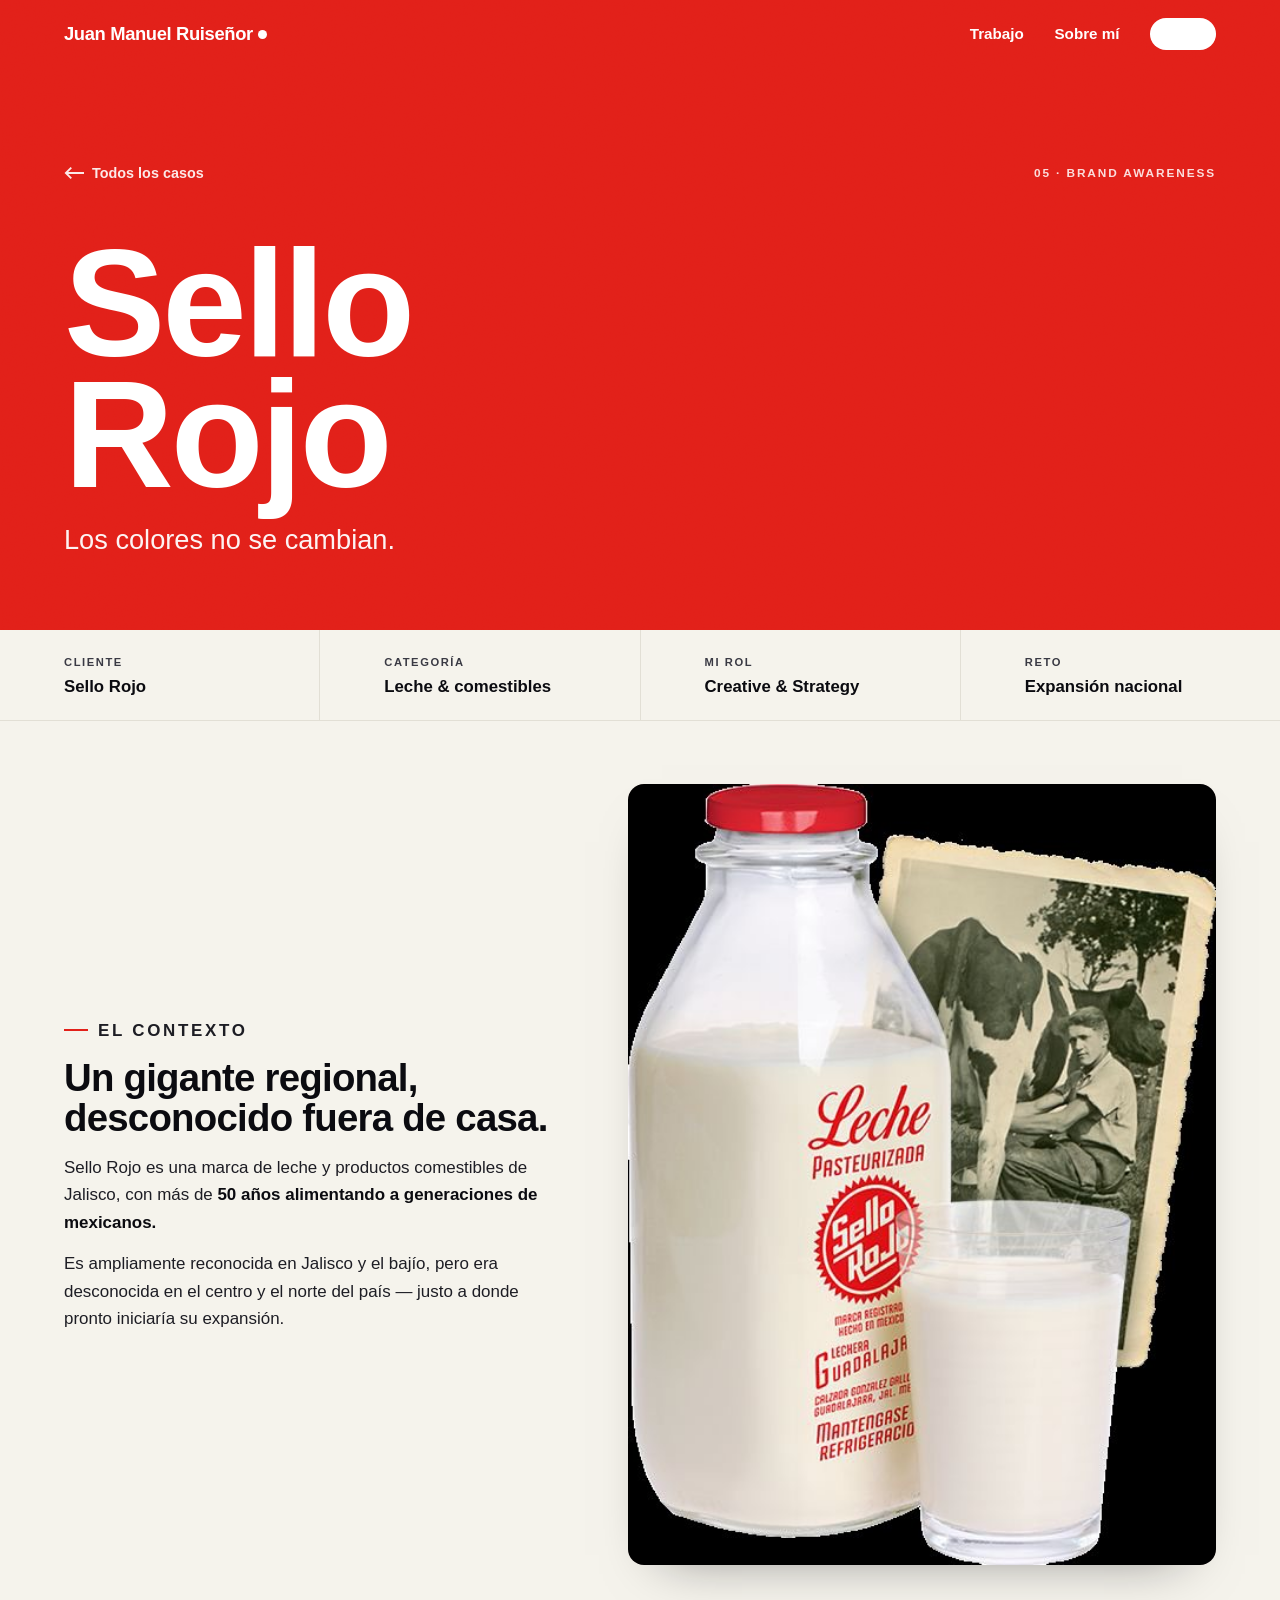
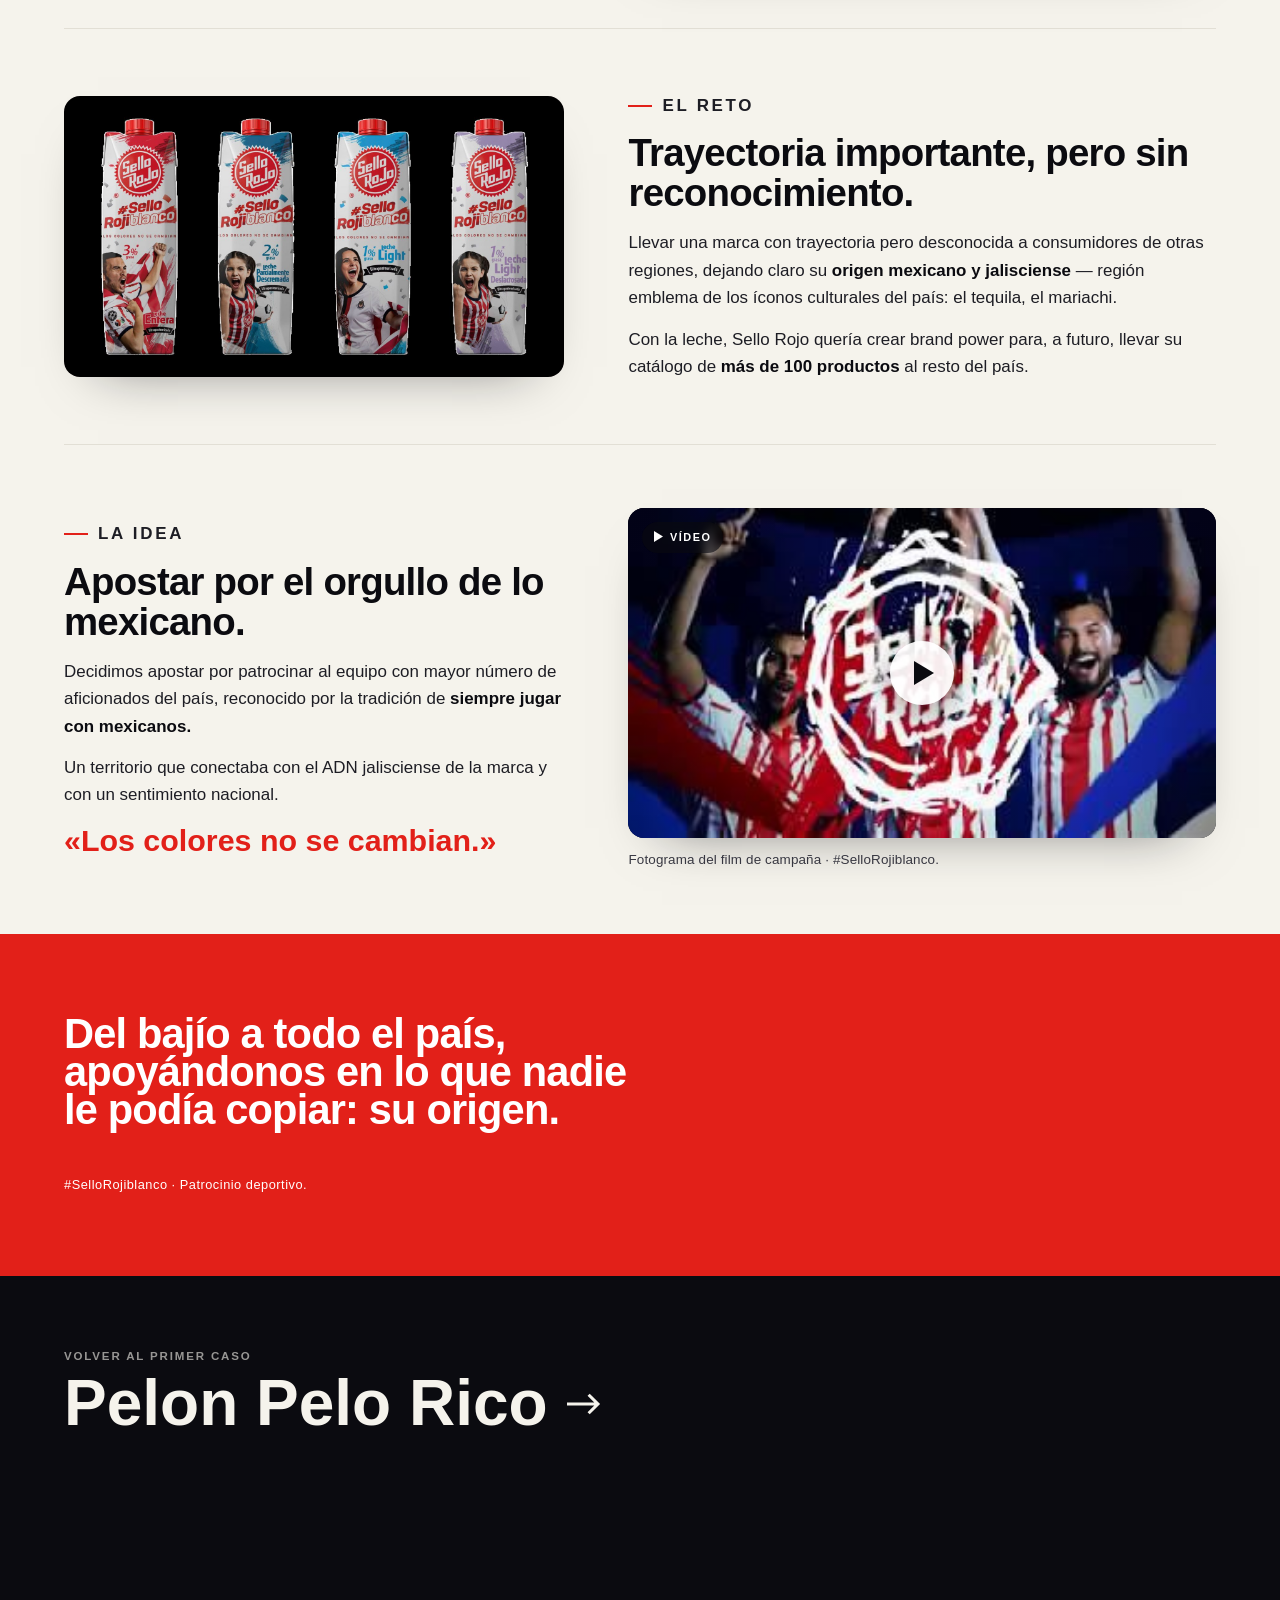
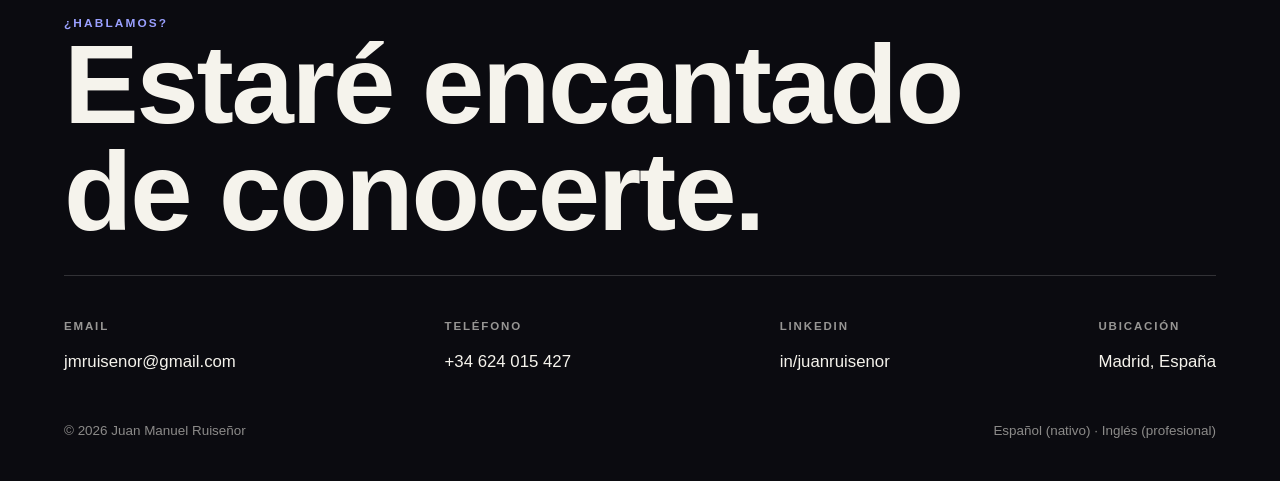
<file: caso-sello-rojo-ORIGINAL.html>
<!DOCTYPE html>
<html lang="es">
<head>
<meta charset="UTF-8">
<meta name="viewport" content="width=device-width,initial-scale=1">
<title>Sello Rojo — Caso · Juan Manuel Ruiseñor</title>
<meta name="description" content="Los colores no se cambian. Llevar una marca regional de +50 años al resto de México apoyándose en el orgullo de lo mexicano y el patrocinio deportivo.">
<script>document.documentElement.className+=' js'</script>
<link rel="stylesheet" href="assets/style.css">
</head>
<body style="--accent:var(--sello)">

<header class="nav nav--light">
  <a href="index.html" class="nav__logo">Juan&nbsp;Manuel&nbsp;Ruiseñor<span class="dot"></span></a>
  <nav class="nav__links">
    <a href="index.html#trabajo">Trabajo</a>
    <a href="sobre-mi.html">Sobre mí</a>
    <a href="index.html#contacto" class="nav__cta">Contacto</a>
  </nav>
  <button class="nav__burger" aria-label="Menú"><span></span><span></span><span></span></button>
</header>

<section class="case-hero">
  <div class="wrap">
    <div class="case-hero__top">
      <a href="index.html#trabajo" class="case-back">
        <svg width="20" height="14" viewBox="0 0 22 14" fill="none"><path d="M22 7H2M8 1L2 7l6 6" stroke="currentColor" stroke-width="2"/></svg>
        Todos los casos
      </a>
      <span class="case-cat">05 · Brand awareness</span>
    </div>
    <h1 class="display">Sello<br>Rojo</h1>
    <p class="case-hero__sub">Los colores no se cambian.</p>
  </div>
</section>

<dl class="case-meta">
  <div><dt>Cliente</dt><dd>Sello Rojo</dd></div>
  <div><dt>Categoría</dt><dd>Leche &amp; comestibles</dd></div>
  <div><dt>Mi rol</dt><dd>Creative &amp; Strategy</dd></div>
  <div><dt>Reto</dt><dd>Expansión nacional</dd></div>
</dl>

<div class="wrap">

  <!-- p30 -->
  <section class="scene reveal">
    <div class="scene__text">
      <p class="scene__stage">El contexto</p>
      <h2>Un gigante regional, desconocido fuera de casa.</h2>
      <p>Sello Rojo es una marca de leche y productos comestibles de Jalisco, con más de <strong>50 años alimentando a generaciones de mexicanos.</strong></p>
      <p>Es ampliamente reconocida en Jalisco y el bajío, pero era desconocida en el centro y el norte del país — justo a donde pronto iniciaría su expansión.</p>
    </div>
    <div class="scene__media"><div class="frame"><img src="assets/img/sello-hero.jpg" alt="Sello Rojo — más de 50 años"></div></div>
  </section>

  <!-- p31 -->
  <section class="scene scene--rev reveal">
    <div class="scene__text">
      <p class="scene__stage">El reto</p>
      <h2>Trayectoria importante, pero sin reconocimiento.</h2>
      <p>Llevar una marca con trayectoria pero desconocida a consumidores de otras regiones, dejando claro su <strong>origen mexicano y jalisciense</strong> — región emblema de los íconos culturales del país: el tequila, el mariachi.</p>
      <p>Con la leche, Sello Rojo quería crear brand power para, a futuro, llevar su catálogo de <strong>más de 100 productos</strong> al resto del país.</p>
    </div>
    <div class="scene__media"><div class="frame"><img src="assets/img/sello-cartons.jpg" alt="Sello Rojiblanco — los colores no se cambian"></div></div>
  </section>

  <!-- p32 video -->
  <section class="scene reveal">
    <div class="scene__text">
      <p class="scene__stage">La idea</p>
      <h2>Apostar por el orgullo de lo mexicano.</h2>
      <p>Decidimos apostar por patrocinar al equipo con mayor número de aficionados del país, reconocido por la tradición de <strong>siempre jugar con mexicanos.</strong></p>
      <p>Un territorio que conectaba con el ADN jalisciense de la marca y con un sentimiento nacional.</p>
      <p class="pull">«Los colores no se cambian.»</p>
    </div>
    <div class="scene__media">
      <div class="vframe">
        <span class="vbadge"><svg width="9" height="11" viewBox="0 0 9 11" fill="currentColor"><path d="M0 0l9 5.5L0 11z"/></svg>Vídeo</span>
        <span class="vplay"><svg width="20" height="24" viewBox="0 0 20 24" fill="#0b0b10"><path d="M0 0l20 12L0 24z"/></svg></span>
        <img src="assets/img/sello-chivas.jpg" alt="#SelloRojiblanco — patrocinio deportivo">
      </div>
      <p class="cap">Fotograma del film de campaña · #SelloRojiblanco.</p>
    </div>
  </section>

</div>

<section class="stats">
  <div class="wrap">
    <h2 class="display reveal" style="max-width:26ch">Del bajío a todo el país, apoyándonos en lo que nadie le podía copiar: su origen.</h2>
    <p class="stats__src reveal">#SelloRojiblanco · Patrocinio deportivo.</p>
  </div>
</section>

<nav class="next">
  <div><small>Volver al primer caso</small><a href="caso-pelon.html">Pelon Pelo Rico
    <svg width="34" height="22" viewBox="0 0 22 14" fill="none"><path d="M0 7h20M14 1l6 6-6 6" stroke="currentColor" stroke-width="2"/></svg>
  </a></div>
</nav>

<footer class="foot">
  <div class="wrap">
    <p class="eyebrow" style="color:var(--blue-tint)">¿Hablamos?</p>
    <h2 class="foot__cta display"><a href="mailto:jmruisenor@gmail.com">Estaré encantado<br>de conocerte.</a></h2>
    <div class="foot__grid">
      <div class="foot__col"><h4>Email</h4><a href="mailto:jmruisenor@gmail.com">jmruisenor@gmail.com</a></div>
      <div class="foot__col"><h4>Teléfono</h4><a href="tel:+34624015427">+34 624 015 427</a></div>
      <div class="foot__col"><h4>LinkedIn</h4><a href="https://linkedin.com/in/juanruisenor" target="_blank" rel="noopener">in/juanruisenor</a></div>
      <div class="foot__col"><h4>Ubicación</h4><p>Madrid, España</p></div>
    </div>
    <div class="foot__base">
      <span>© <span data-year>2025</span> Juan Manuel Ruiseñor</span>
      <span>Español (nativo) · Inglés (profesional)</span>
    </div>
  </div>
</footer>

<script src="assets/main.js"></script>
</body>
</html>
</file>
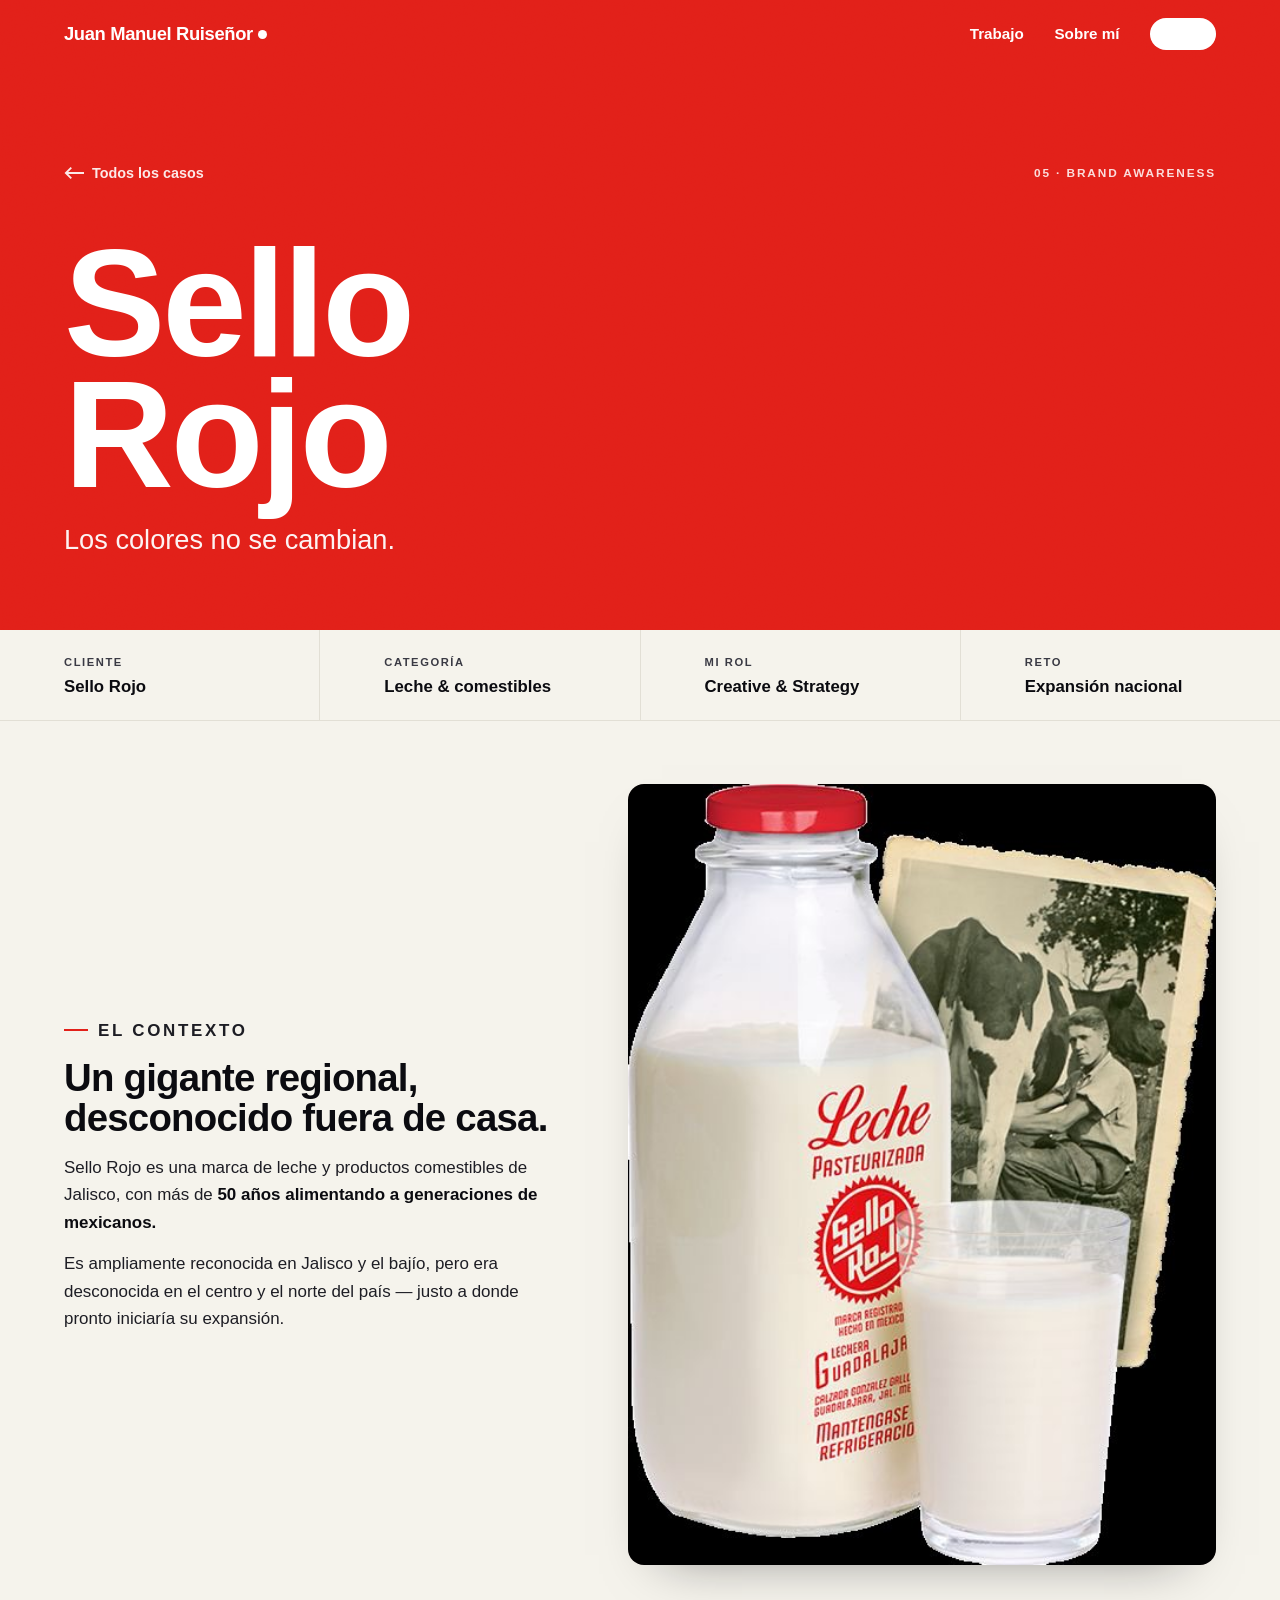
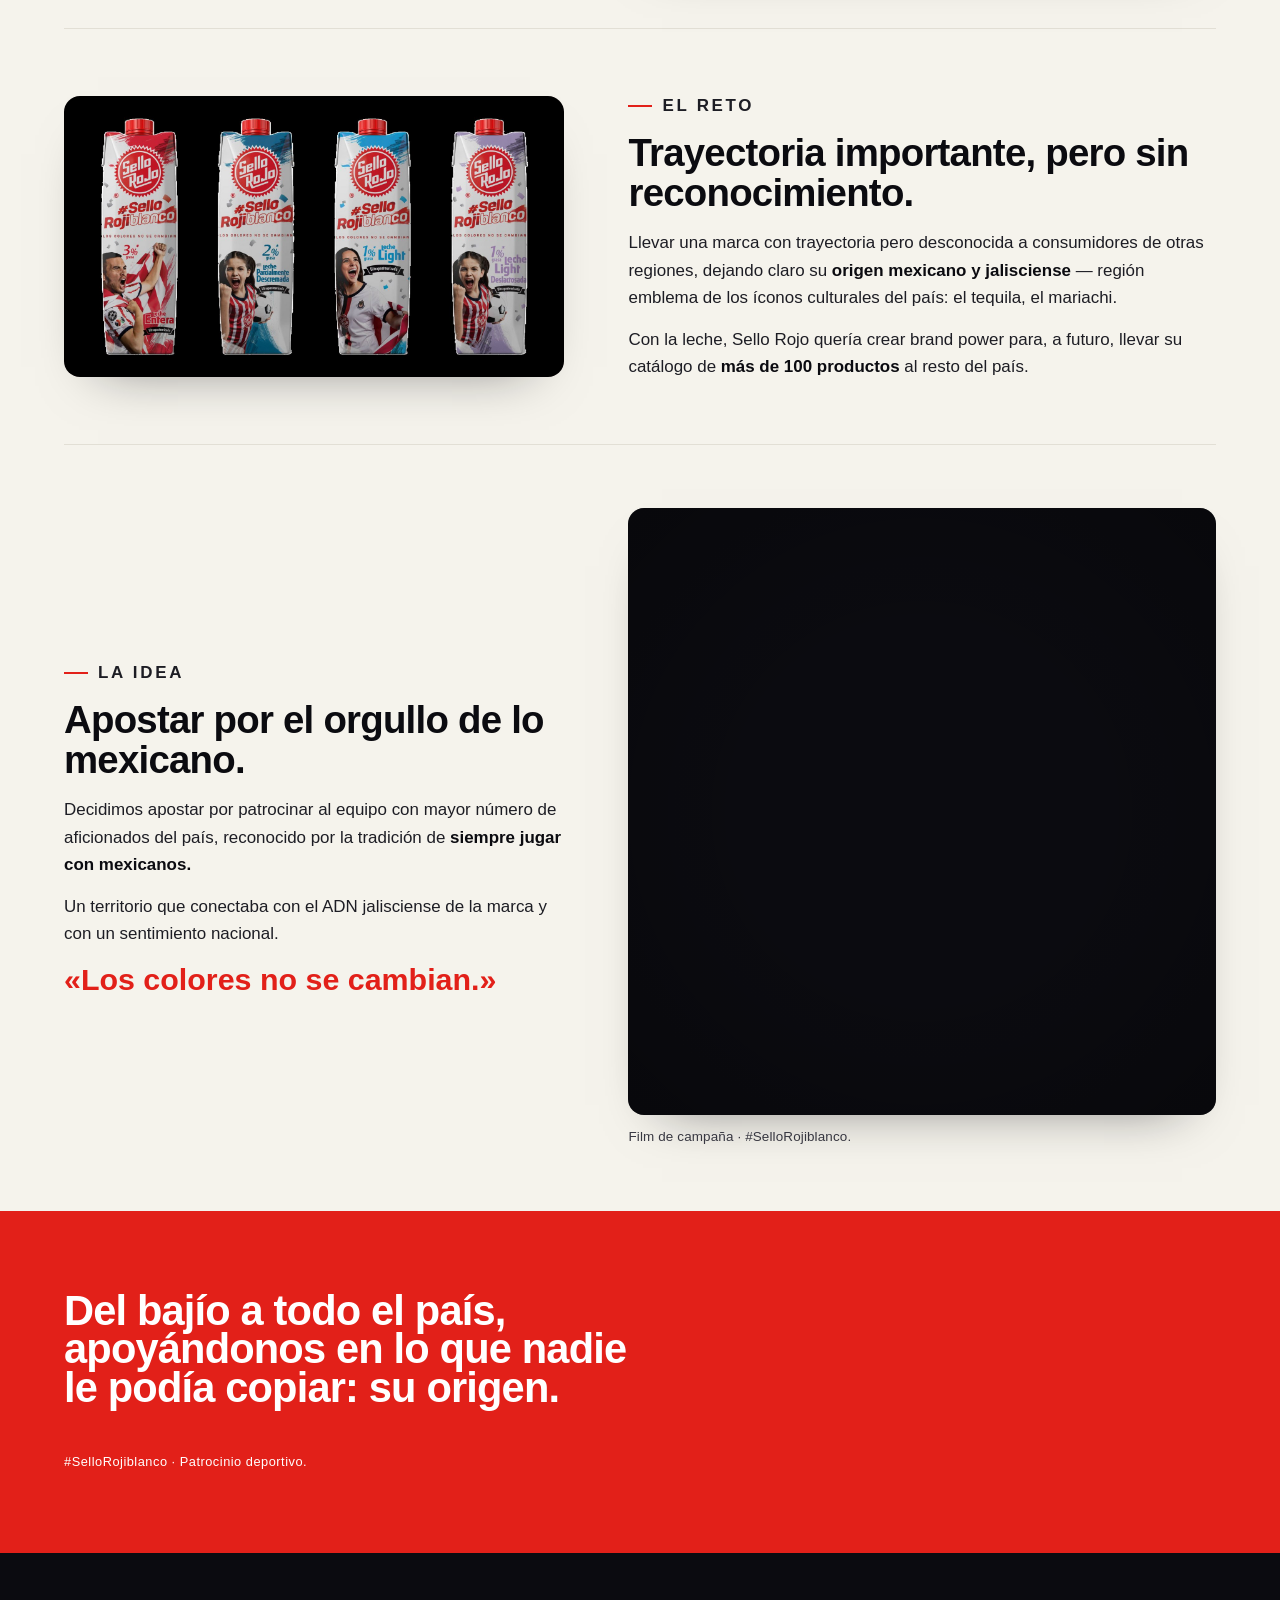
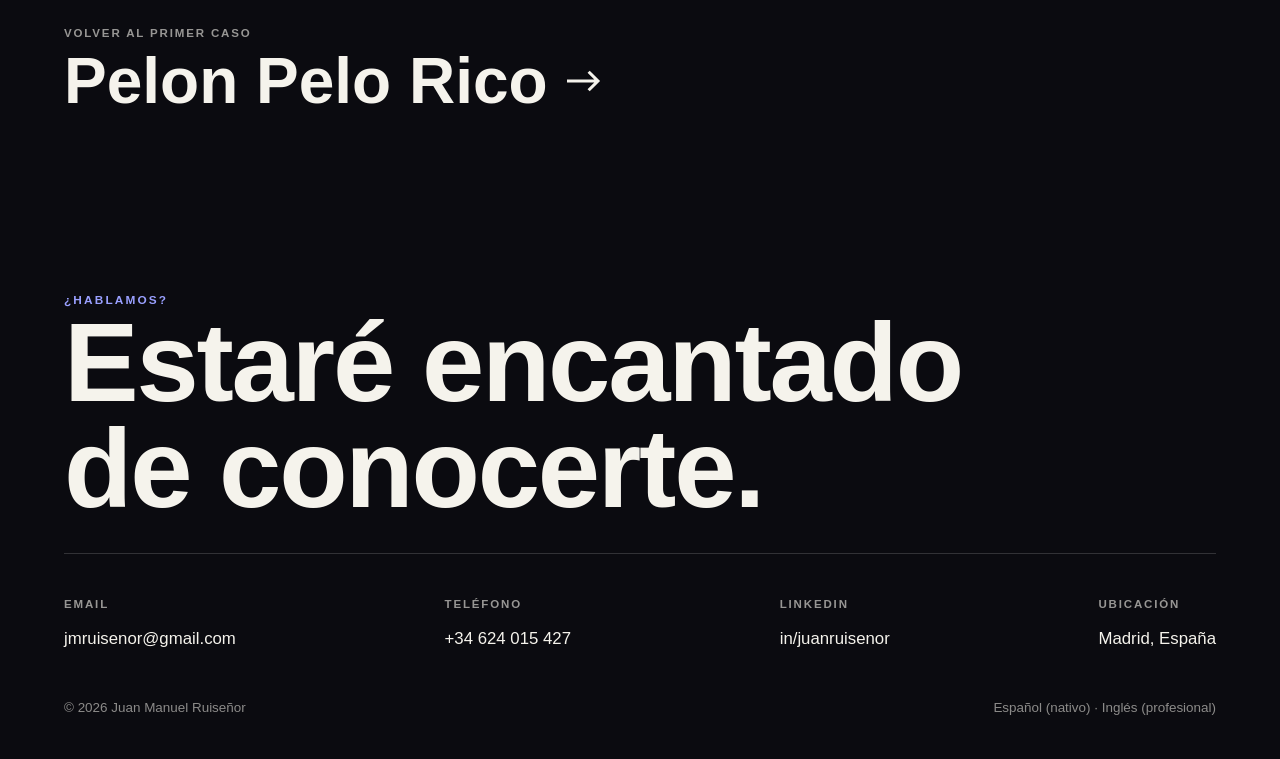
<file: caso-sello-rojo.html>
<!DOCTYPE html>
<html lang="es">
<head>
<meta charset="UTF-8">
<meta name="viewport" content="width=device-width,initial-scale=1">
<title>Sello Rojo — Caso · Juan Manuel Ruiseñor</title>
<meta name="description" content="Los colores no se cambian. Llevar una marca regional de +50 años al resto de México apoyándose en el orgullo de lo mexicano y el patrocinio deportivo.">
<script>document.documentElement.className+=' js'</script>
<link rel="stylesheet" href="assets/style.css">
</head>
<body style="--accent:var(--sello)">

<header class="nav nav--light">
  <a href="index.html" class="nav__logo">Juan&nbsp;Manuel&nbsp;Ruiseñor<span class="dot"></span></a>
  <nav class="nav__links">
    <a href="index.html#trabajo">Trabajo</a>
    <a href="sobre-mi.html">Sobre mí</a>
    <a href="index.html#contacto" class="nav__cta">Contacto</a>
  </nav>
  <button class="nav__burger" aria-label="Menú"><span></span><span></span><span></span></button>
</header>

<section class="case-hero">
  <div class="wrap">
    <div class="case-hero__top">
      <a href="index.html#trabajo" class="case-back">
        <svg width="20" height="14" viewBox="0 0 22 14" fill="none"><path d="M22 7H2M8 1L2 7l6 6" stroke="currentColor" stroke-width="2"/></svg>
        Todos los casos
      </a>
      <span class="case-cat">05 · Brand awareness</span>
    </div>
    <h1 class="display">Sello<br>Rojo</h1>
    <p class="case-hero__sub">Los colores no se cambian.</p>
  </div>
</section>

<dl class="case-meta">
  <div><dt>Cliente</dt><dd>Sello Rojo</dd></div>
  <div><dt>Categoría</dt><dd>Leche &amp; comestibles</dd></div>
  <div><dt>Mi rol</dt><dd>Creative &amp; Strategy</dd></div>
  <div><dt>Reto</dt><dd>Expansión nacional</dd></div>
</dl>

<div class="wrap">

  <!-- p30 -->
  <section class="scene reveal">
    <div class="scene__text">
      <p class="scene__stage">El contexto</p>
      <h2>Un gigante regional, desconocido fuera de casa.</h2>
      <p>Sello Rojo es una marca de leche y productos comestibles de Jalisco, con más de <strong>50 años alimentando a generaciones de mexicanos.</strong></p>
      <p>Es ampliamente reconocida en Jalisco y el bajío, pero era desconocida en el centro y el norte del país — justo a donde pronto iniciaría su expansión.</p>
    </div>
    <div class="scene__media"><div class="frame"><img src="assets/img/sello-hero.jpg" alt="Sello Rojo — más de 50 años"></div></div>
  </section>

  <!-- p31 -->
  <section class="scene scene--rev reveal">
    <div class="scene__text">
      <p class="scene__stage">El reto</p>
      <h2>Trayectoria importante, pero sin reconocimiento.</h2>
      <p>Llevar una marca con trayectoria pero desconocida a consumidores de otras regiones, dejando claro su <strong>origen mexicano y jalisciense</strong> — región emblema de los íconos culturales del país: el tequila, el mariachi.</p>
      <p>Con la leche, Sello Rojo quería crear brand power para, a futuro, llevar su catálogo de <strong>más de 100 productos</strong> al resto del país.</p>
    </div>
    <div class="scene__media"><div class="frame"><img src="assets/img/sello-cartons.jpg" alt="Sello Rojiblanco — los colores no se cambian"></div></div>
  </section>

  <!-- p32 video -->
  <section class="scene reveal">
    <div class="scene__text">
      <p class="scene__stage">La idea</p>
      <h2>Apostar por el orgullo de lo mexicano.</h2>
      <p>Decidimos apostar por patrocinar al equipo con mayor número de aficionados del país, reconocido por la tradición de <strong>siempre jugar con mexicanos.</strong></p>
      <p>Un territorio que conectaba con el ADN jalisciense de la marca y con un sentimiento nacional.</p>
      <p class="pull">«Los colores no se cambian.»</p>
    </div>
    <div class="scene__media">
      <div class="vframe">
        <iframe width="100%" height="600" src="https://www.youtube.com/embed/dgxSlSdCuhc" title="Sello Rojiblanco — Chivas" frameborder="0" allow="accelerometer; autoplay; clipboard-write; encrypted-media; gyroscope; picture-in-picture; web-share" allowfullscreen></iframe>
      </div>
      <p class="cap">Film de campaña · #SelloRojiblanco.</p>
    </div>
  </section>

</div>

<section class="stats">
  <div class="wrap">
    <h2 class="display reveal" style="max-width:26ch">Del bajío a todo el país, apoyándonos en lo que nadie le podía copiar: su origen.</h2>
    <p class="stats__src reveal">#SelloRojiblanco · Patrocinio deportivo.</p>
  </div>
</section>

<nav class="next">
  <div><small>Volver al primer caso</small><a href="caso-pelon.html">Pelon Pelo Rico
    <svg width="34" height="22" viewBox="0 0 22 14" fill="none"><path d="M0 7h20M14 1l6 6-6 6" stroke="currentColor" stroke-width="2"/></svg>
  </a></div>
</nav>

<footer class="foot">
  <div class="wrap">
    <p class="eyebrow" style="color:var(--blue-tint)">¿Hablamos?</p>
    <h2 class="foot__cta display"><a href="mailto:jmruisenor@gmail.com">Estaré encantado<br>de conocerte.</a></h2>
    <div class="foot__grid">
      <div class="foot__col"><h4>Email</h4><a href="mailto:jmruisenor@gmail.com">jmruisenor@gmail.com</a></div>
      <div class="foot__col"><h4>Teléfono</h4><a href="tel:+34624015427">+34 624 015 427</a></div>
      <div class="foot__col"><h4>LinkedIn</h4><a href="https://linkedin.com/in/juanruisenor" target="_blank" rel="noopener">in/juanruisenor</a></div>
      <div class="foot__col"><h4>Ubicación</h4><p>Madrid, España</p></div>
    </div>
    <div class="foot__base">
      <span>© <span data-year>2025</span> Juan Manuel Ruiseñor</span>
      <span>Español (nativo) · Inglés (profesional)</span>
    </div>
  </div>
</footer>

<script src="assets/main.js"></script>
</body>
</html>
</file>
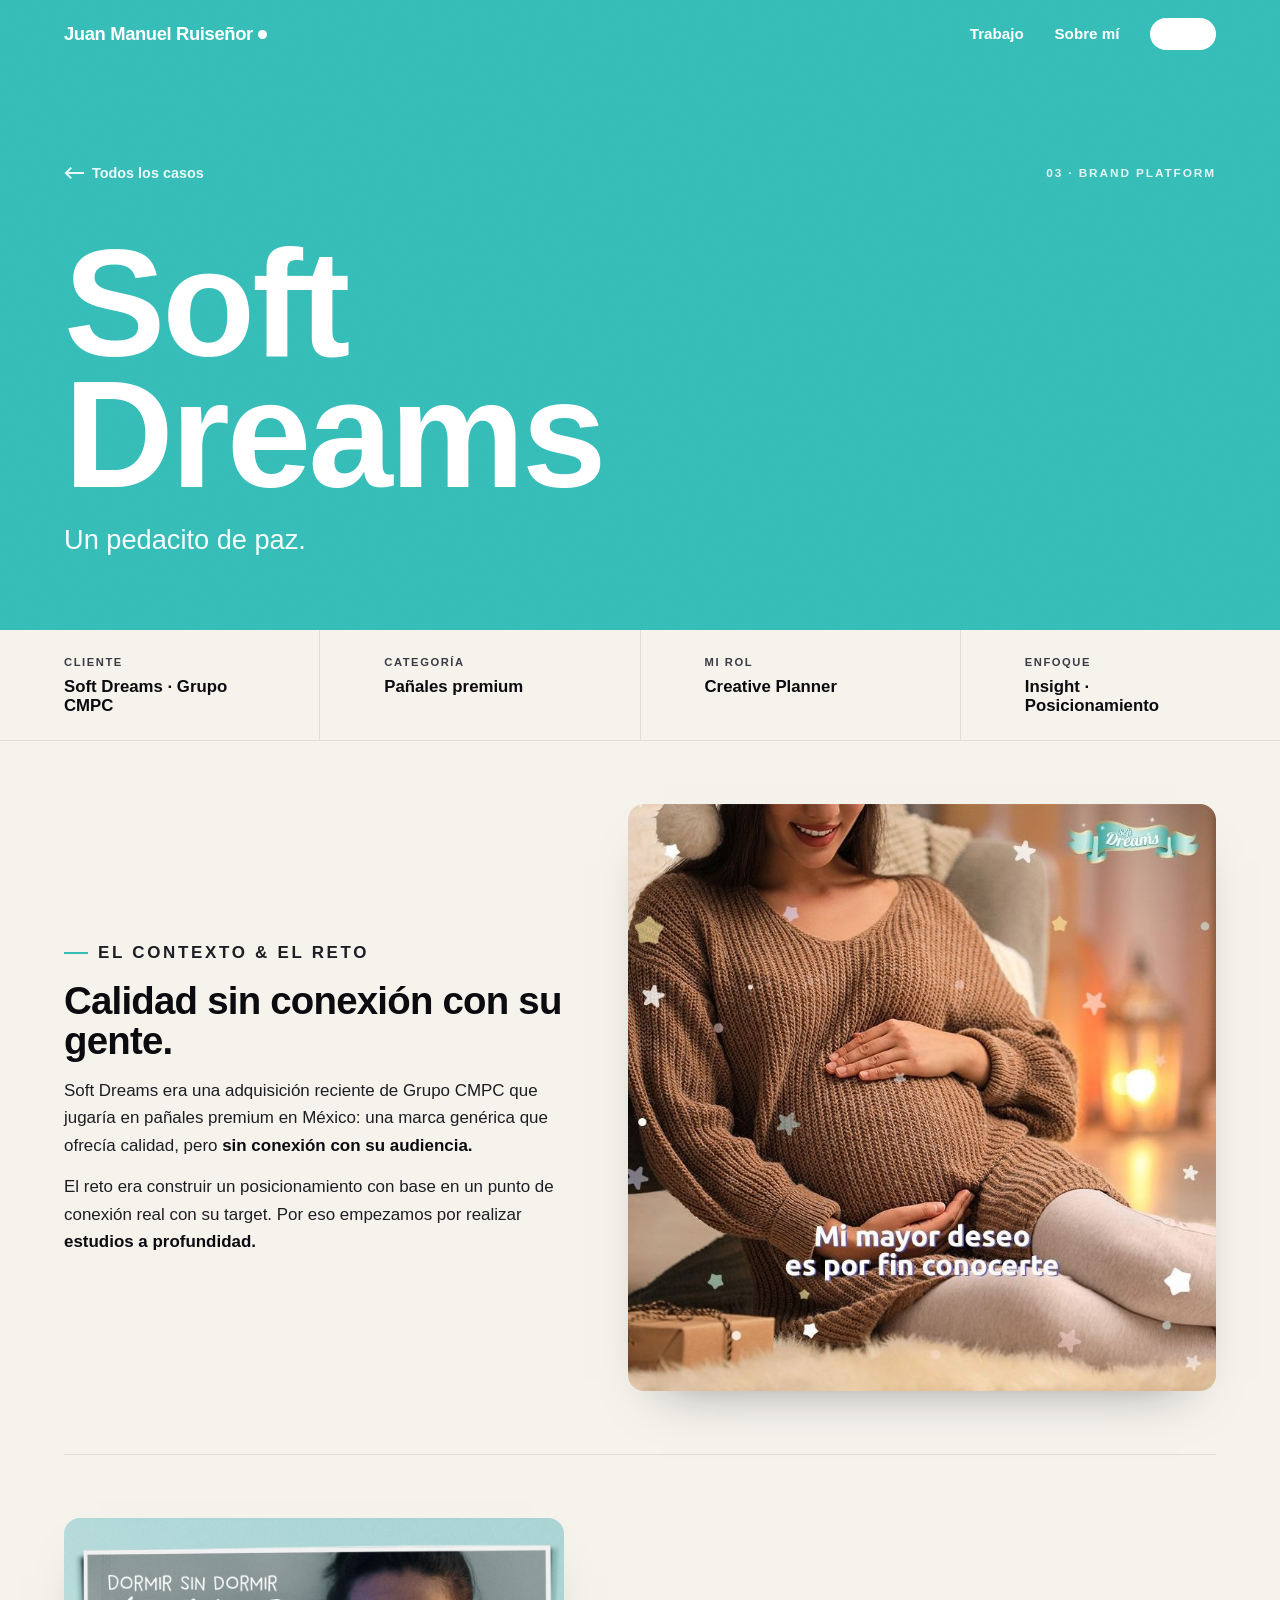
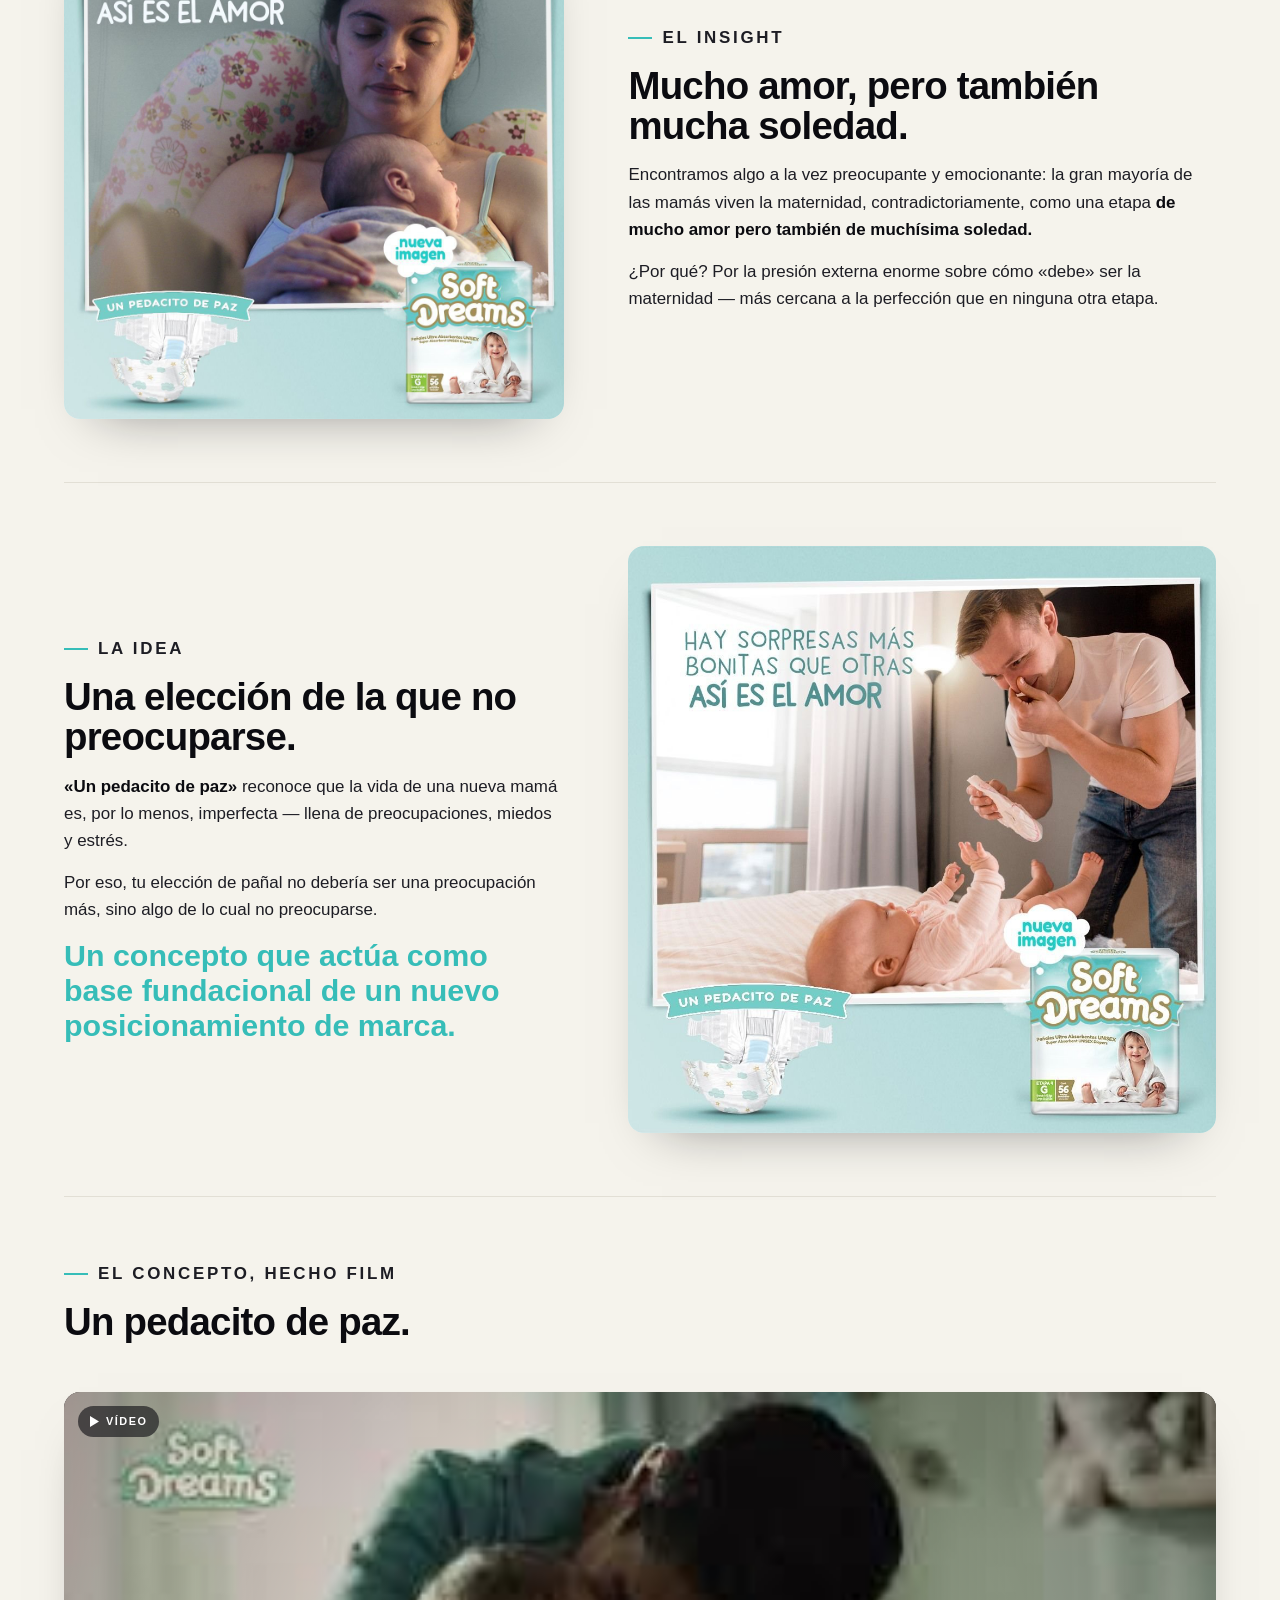
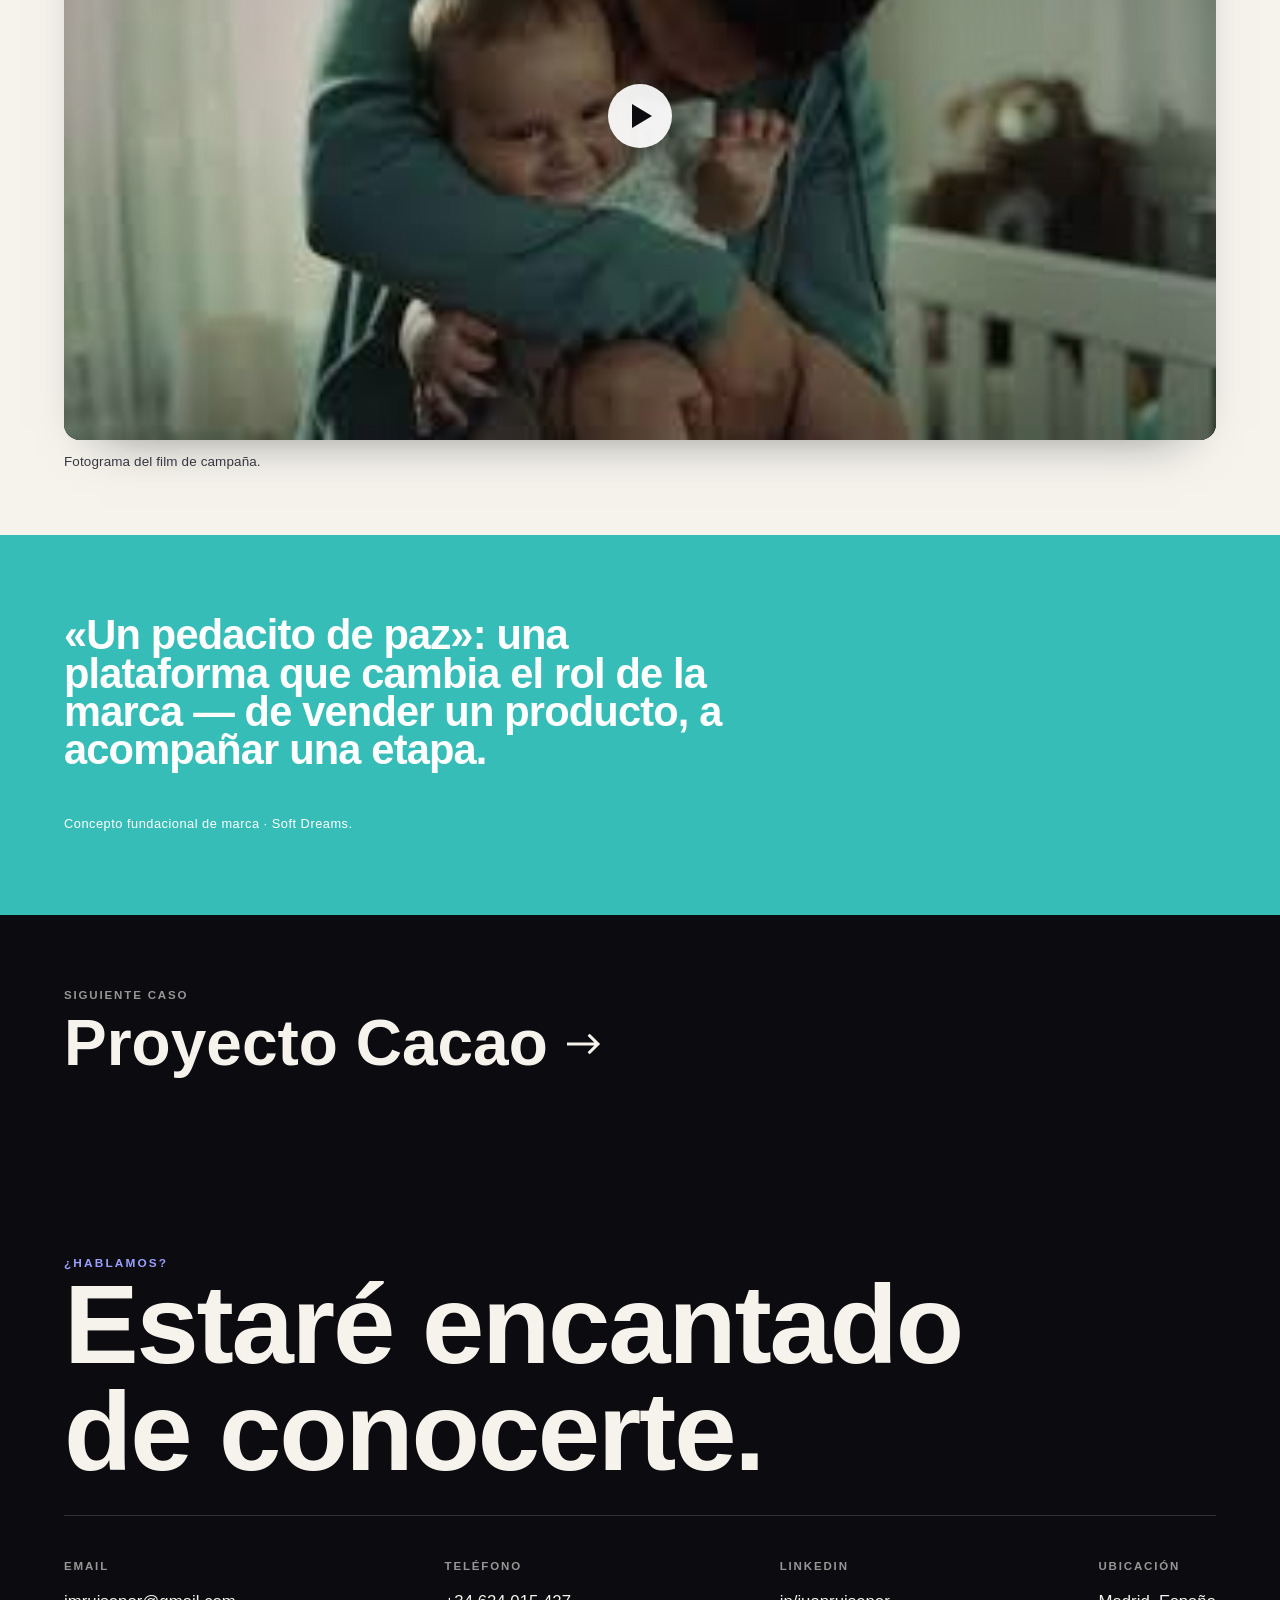
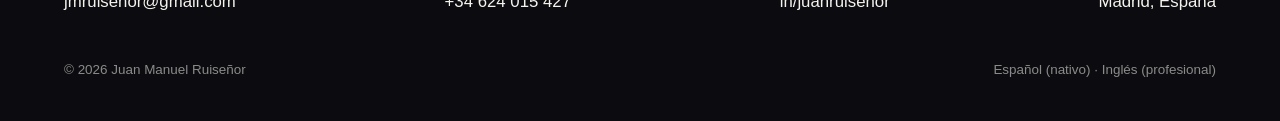
<file: caso-soft-dreams-ORIGINAL.html>
<!DOCTYPE html>
<html lang="es">
<head>
<meta charset="UTF-8">
<meta name="viewport" content="width=device-width,initial-scale=1">
<title>Soft Dreams — Caso · Juan Manuel Ruiseñor</title>
<meta name="description" content="Un pedacito de paz. Del insight de la maternidad real a la base fundacional de un nuevo posicionamiento de marca para Soft Dreams (CMPC).">
<script>document.documentElement.className+=' js'</script>
<link rel="stylesheet" href="assets/style.css">
</head>
<body style="--accent:var(--soft)">

<header class="nav nav--light">
  <a href="index.html" class="nav__logo">Juan&nbsp;Manuel&nbsp;Ruiseñor<span class="dot"></span></a>
  <nav class="nav__links">
    <a href="index.html#trabajo">Trabajo</a>
    <a href="sobre-mi.html">Sobre mí</a>
    <a href="index.html#contacto" class="nav__cta">Contacto</a>
  </nav>
  <button class="nav__burger" aria-label="Menú"><span></span><span></span><span></span></button>
</header>

<section class="case-hero">
  <div class="wrap">
    <div class="case-hero__top">
      <a href="index.html#trabajo" class="case-back">
        <svg width="20" height="14" viewBox="0 0 22 14" fill="none"><path d="M22 7H2M8 1L2 7l6 6" stroke="currentColor" stroke-width="2"/></svg>
        Todos los casos
      </a>
      <span class="case-cat">03 · Brand platform</span>
    </div>
    <h1 class="display">Soft<br>Dreams</h1>
    <p class="case-hero__sub">Un pedacito de paz.</p>
  </div>
</section>

<dl class="case-meta">
  <div><dt>Cliente</dt><dd>Soft Dreams · Grupo CMPC</dd></div>
  <div><dt>Categoría</dt><dd>Pañales premium</dd></div>
  <div><dt>Mi rol</dt><dd>Creative Planner</dd></div>
  <div><dt>Enfoque</dt><dd>Insight · Posicionamiento</dd></div>
</dl>

<div class="wrap">

  <!-- p21 -->
  <section class="scene reveal">
    <div class="scene__text">
      <p class="scene__stage">El contexto &amp; el reto</p>
      <h2>Calidad sin conexión con su gente.</h2>
      <p>Soft Dreams era una adquisición reciente de Grupo CMPC que jugaría en pañales premium en México: una marca genérica que ofrecía calidad, pero <strong>sin conexión con su audiencia.</strong></p>
      <p>El reto era construir un posicionamiento con base en un punto de conexión real con su target. Por eso empezamos por realizar <strong>estudios a profundidad.</strong></p>
    </div>
    <div class="scene__media"><div class="frame"><img src="assets/img/soft-hero.jpg" alt="Mi mayor deseo es por fin conocerte"></div></div>
  </section>

  <!-- p22 -->
  <section class="scene scene--rev reveal">
    <div class="scene__text">
      <p class="scene__stage">El insight</p>
      <h2>Mucho amor, pero también mucha soledad.</h2>
      <p>Encontramos algo a la vez preocupante y emocionante: la gran mayoría de las mamás viven la maternidad, contradictoriamente, como una etapa <strong>de mucho amor pero también de muchísima soledad.</strong></p>
      <p>¿Por qué? Por la presión externa enorme sobre cómo «debe» ser la maternidad — más cercana a la perfección que en ninguna otra etapa.</p>
    </div>
    <div class="scene__media"><div class="frame"><img src="assets/img/soft-dormir.jpg" alt="Dormir sin dormir, así es el amor"></div></div>
  </section>

  <!-- p23 -->
  <section class="scene reveal">
    <div class="scene__text">
      <p class="scene__stage">La idea</p>
      <h2>Una elección de la que no preocuparse.</h2>
      <p><strong>«Un pedacito de paz»</strong> reconoce que la vida de una nueva mamá es, por lo menos, imperfecta — llena de preocupaciones, miedos y estrés.</p>
      <p>Por eso, tu elección de pañal no debería ser una preocupación más, sino algo de lo cual no preocuparse.</p>
      <p class="pull">Un concepto que actúa como base fundacional de un nuevo posicionamiento de marca.</p>
    </div>
    <div class="scene__media"><div class="frame"><img src="assets/img/soft-sorpresas.jpg" alt="Hay sorpresas más bonitas que otras, así es el amor"></div></div>
  </section>

  <!-- p24 video -->
  <section class="scene scene--full reveal">
    <div class="scene__text">
      <p class="scene__stage">El concepto, hecho film</p>
      <h2>Un pedacito de paz.</h2>
    </div>
    <div class="scene__media">
      <div class="vframe">
        <span class="vbadge"><svg width="9" height="11" viewBox="0 0 9 11" fill="currentColor"><path d="M0 0l9 5.5L0 11z"/></svg>Vídeo</span>
        <span class="vplay"><svg width="20" height="24" viewBox="0 0 20 24" fill="#0b0b10"><path d="M0 0l20 12L0 24z"/></svg></span>
        <img src="assets/img/soft-abrazo.jpg" alt="Fotograma del film de Soft Dreams">
      </div>
      <p class="cap">Fotograma del film de campaña.</p>
    </div>
  </section>

</div>

<section class="stats">
  <div class="wrap">
    <h2 class="display reveal" style="max-width:30ch">«Un pedacito de paz»: una plataforma que cambia el rol de la marca — de vender un producto, a acompañar una etapa.</h2>
    <p class="stats__src reveal">Concepto fundacional de marca · Soft Dreams.</p>
  </div>
</section>

<nav class="next">
  <div><small>Siguiente caso</small><a href="caso-cacao.html">Proyecto Cacao
    <svg width="34" height="22" viewBox="0 0 22 14" fill="none"><path d="M0 7h20M14 1l6 6-6 6" stroke="currentColor" stroke-width="2"/></svg>
  </a></div>
</nav>

<footer class="foot">
  <div class="wrap">
    <p class="eyebrow" style="color:var(--blue-tint)">¿Hablamos?</p>
    <h2 class="foot__cta display"><a href="mailto:jmruisenor@gmail.com">Estaré encantado<br>de conocerte.</a></h2>
    <div class="foot__grid">
      <div class="foot__col"><h4>Email</h4><a href="mailto:jmruisenor@gmail.com">jmruisenor@gmail.com</a></div>
      <div class="foot__col"><h4>Teléfono</h4><a href="tel:+34624015427">+34 624 015 427</a></div>
      <div class="foot__col"><h4>LinkedIn</h4><a href="https://linkedin.com/in/juanruisenor" target="_blank" rel="noopener">in/juanruisenor</a></div>
      <div class="foot__col"><h4>Ubicación</h4><p>Madrid, España</p></div>
    </div>
    <div class="foot__base">
      <span>© <span data-year>2025</span> Juan Manuel Ruiseñor</span>
      <span>Español (nativo) · Inglés (profesional)</span>
    </div>
  </div>
</footer>

<script src="assets/main.js"></script>
</body>
</html>
</file>
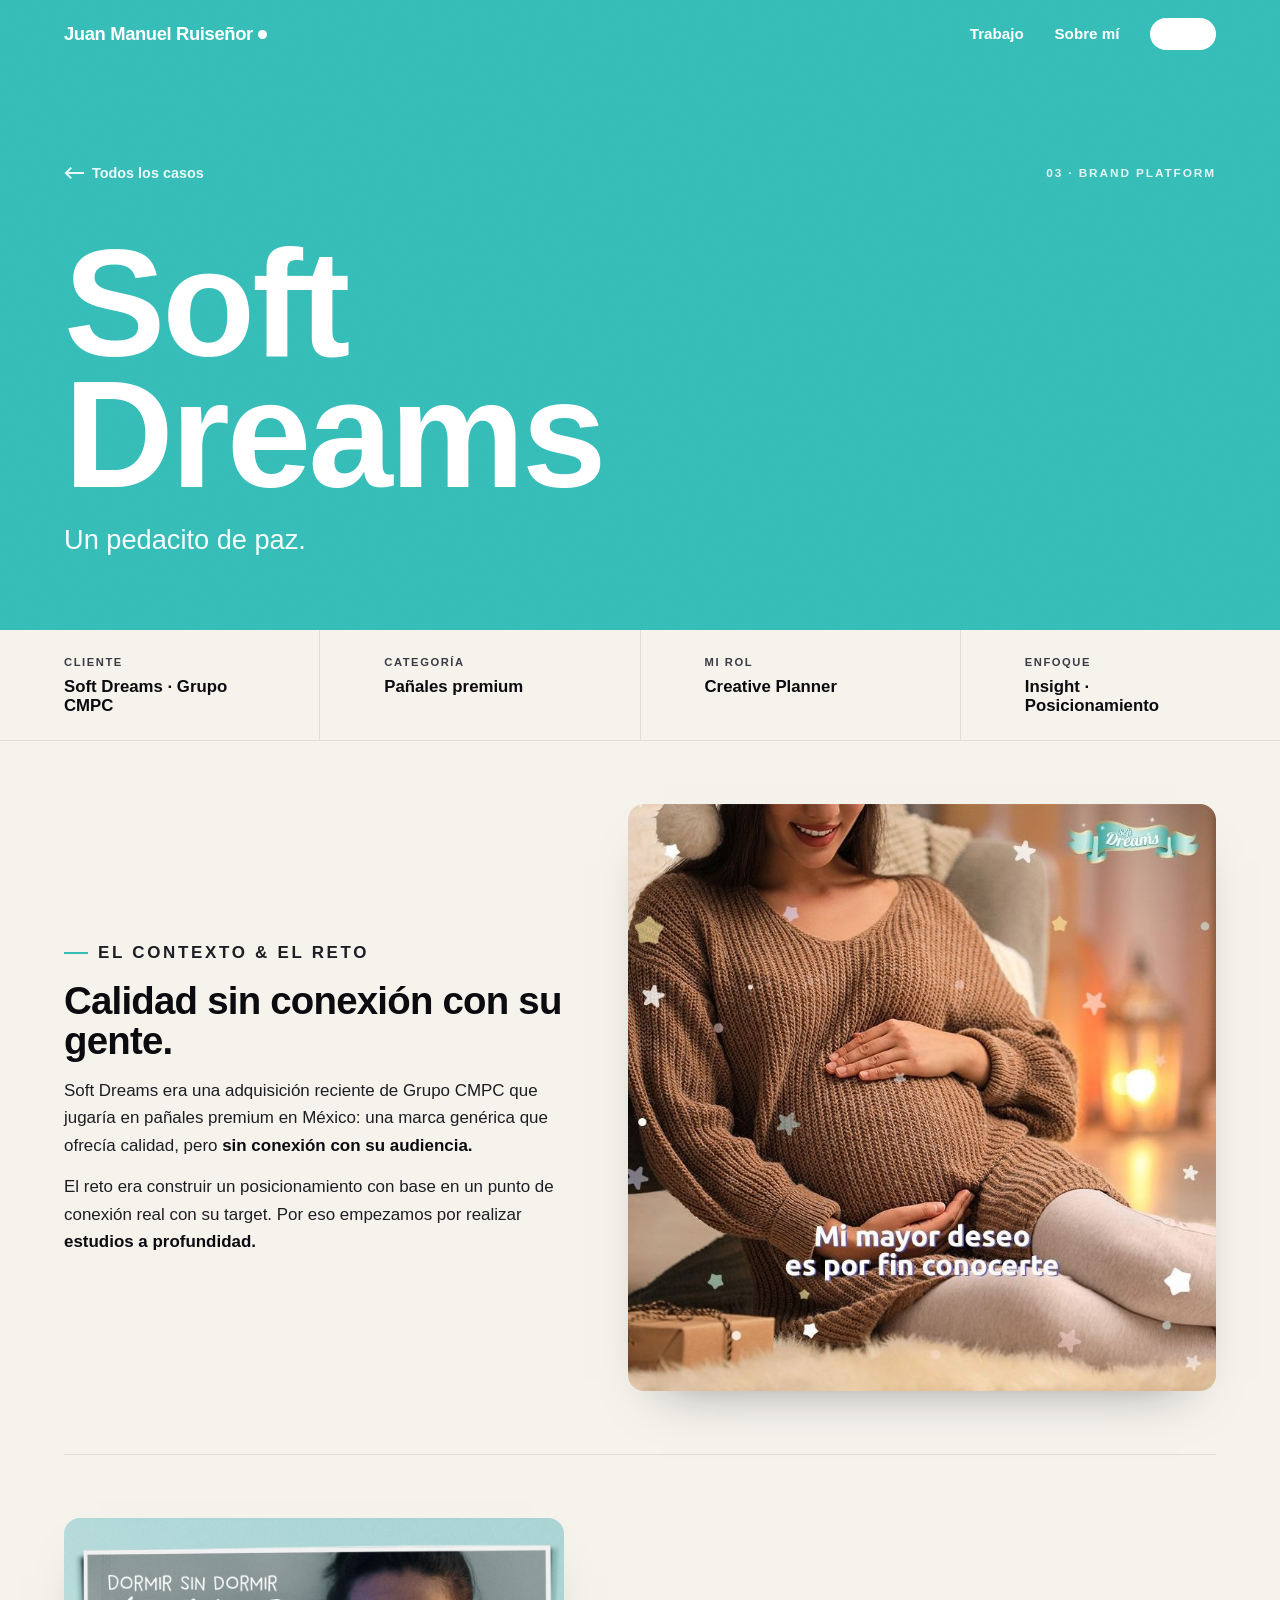
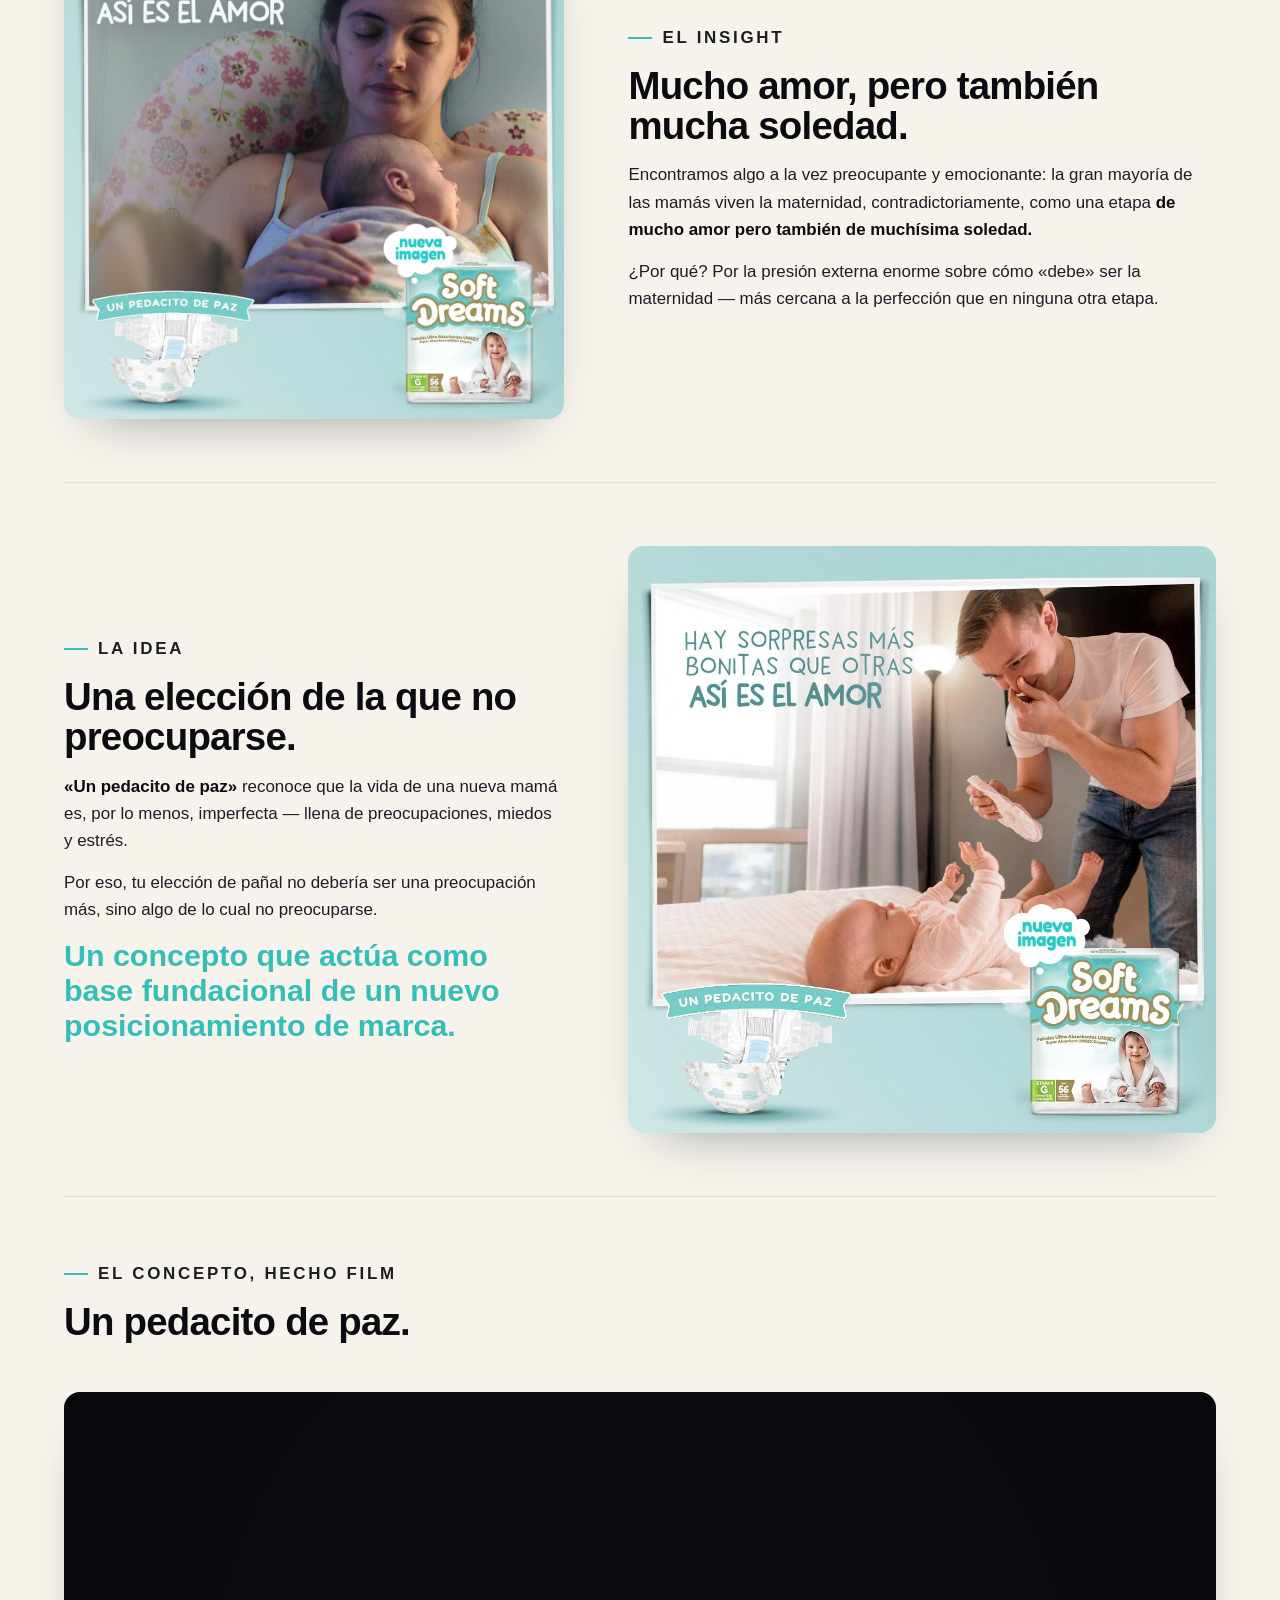
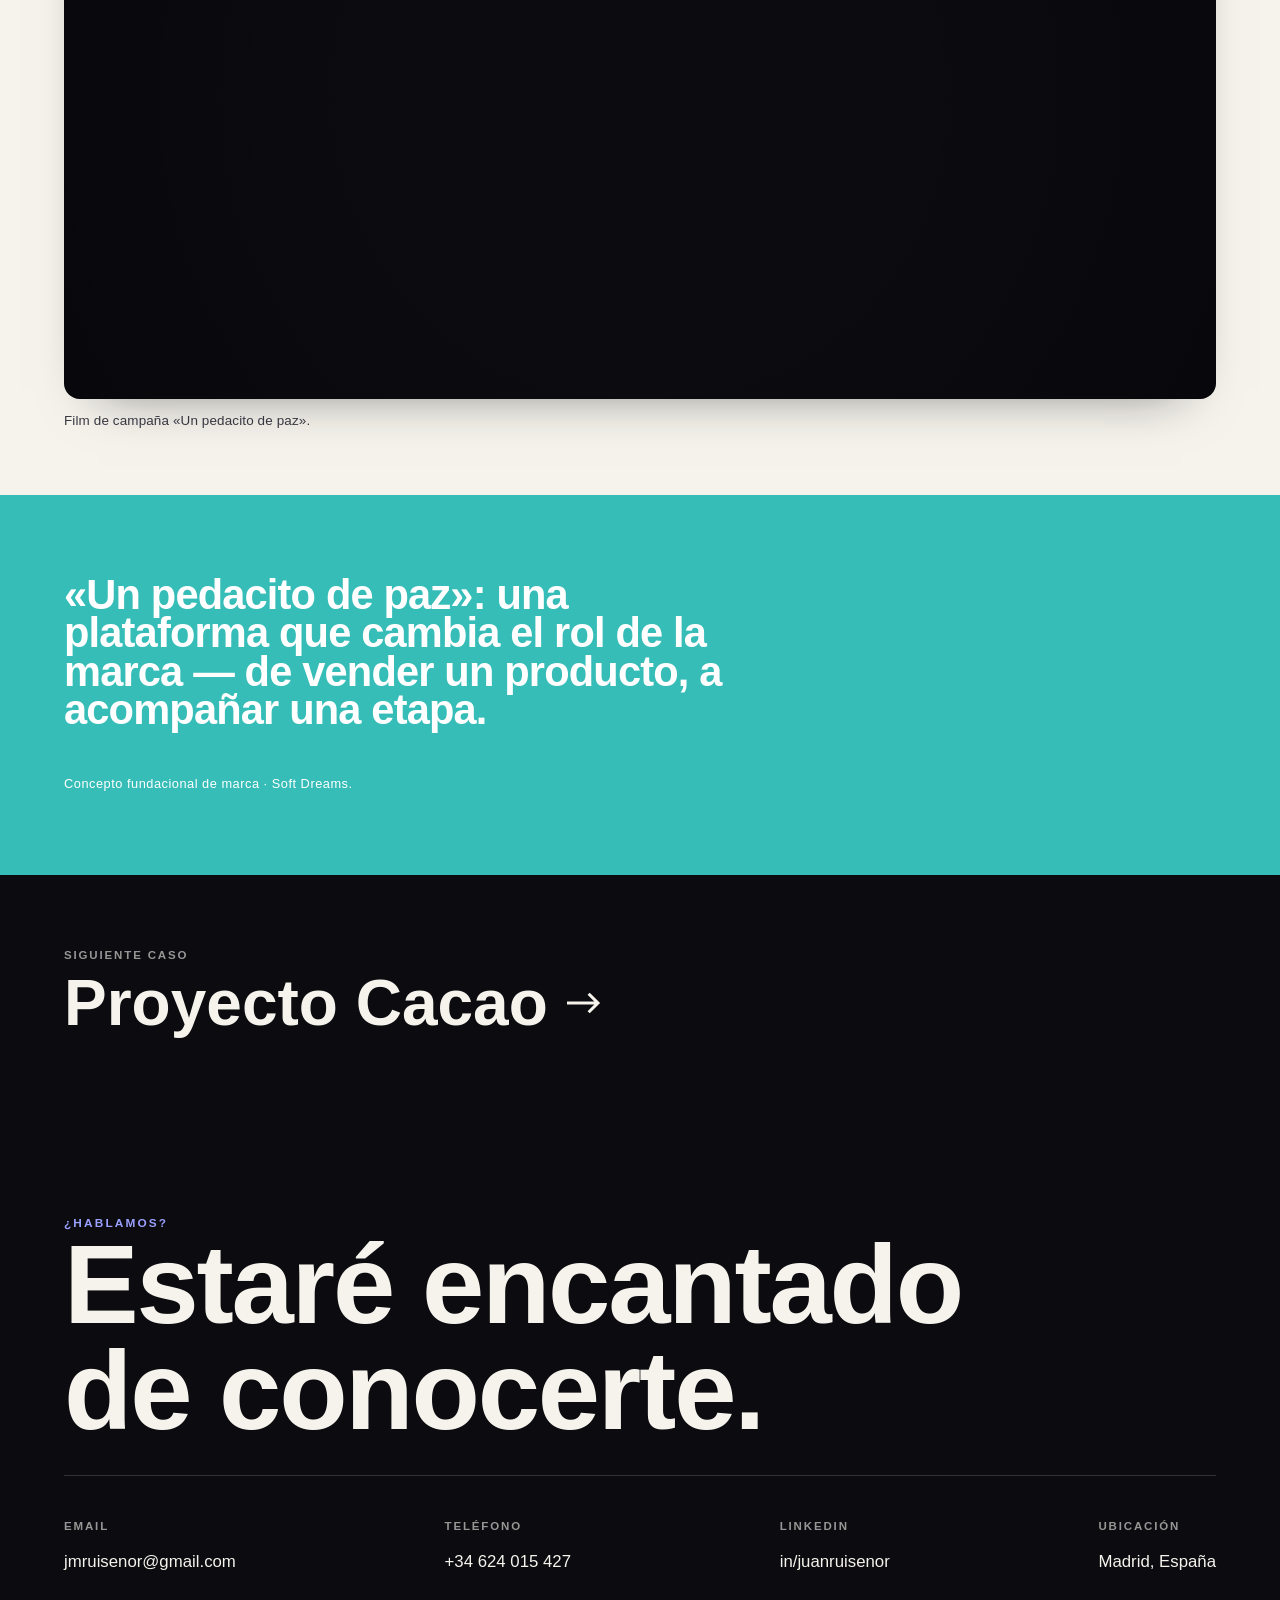
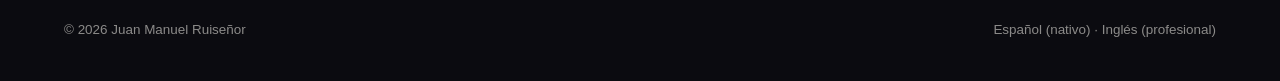
<file: caso-soft-dreams.html>
<!DOCTYPE html>
<html lang="es">
<head>
<meta charset="UTF-8">
<meta name="viewport" content="width=device-width,initial-scale=1">
<title>Soft Dreams — Caso · Juan Manuel Ruiseñor</title>
<meta name="description" content="Un pedacito de paz. Del insight de la maternidad real a la base fundacional de un nuevo posicionamiento de marca para Soft Dreams (CMPC).">
<script>document.documentElement.className+=' js'</script>
<link rel="stylesheet" href="assets/style.css">
</head>
<body style="--accent:var(--soft)">

<header class="nav nav--light">
  <a href="index.html" class="nav__logo">Juan&nbsp;Manuel&nbsp;Ruiseñor<span class="dot"></span></a>
  <nav class="nav__links">
    <a href="index.html#trabajo">Trabajo</a>
    <a href="sobre-mi.html">Sobre mí</a>
    <a href="index.html#contacto" class="nav__cta">Contacto</a>
  </nav>
  <button class="nav__burger" aria-label="Menú"><span></span><span></span><span></span></button>
</header>

<section class="case-hero">
  <div class="wrap">
    <div class="case-hero__top">
      <a href="index.html#trabajo" class="case-back">
        <svg width="20" height="14" viewBox="0 0 22 14" fill="none"><path d="M22 7H2M8 1L2 7l6 6" stroke="currentColor" stroke-width="2"/></svg>
        Todos los casos
      </a>
      <span class="case-cat">03 · Brand platform</span>
    </div>
    <h1 class="display">Soft<br>Dreams</h1>
    <p class="case-hero__sub">Un pedacito de paz.</p>
  </div>
</section>

<dl class="case-meta">
  <div><dt>Cliente</dt><dd>Soft Dreams · Grupo CMPC</dd></div>
  <div><dt>Categoría</dt><dd>Pañales premium</dd></div>
  <div><dt>Mi rol</dt><dd>Creative Planner</dd></div>
  <div><dt>Enfoque</dt><dd>Insight · Posicionamiento</dd></div>
</dl>

<div class="wrap">

  <!-- p21 -->
  <section class="scene reveal">
    <div class="scene__text">
      <p class="scene__stage">El contexto &amp; el reto</p>
      <h2>Calidad sin conexión con su gente.</h2>
      <p>Soft Dreams era una adquisición reciente de Grupo CMPC que jugaría en pañales premium en México: una marca genérica que ofrecía calidad, pero <strong>sin conexión con su audiencia.</strong></p>
      <p>El reto era construir un posicionamiento con base en un punto de conexión real con su target. Por eso empezamos por realizar <strong>estudios a profundidad.</strong></p>
    </div>
    <div class="scene__media"><div class="frame"><img src="assets/img/soft-hero.jpg" alt="Mi mayor deseo es por fin conocerte"></div></div>
  </section>

  <!-- p22 -->
  <section class="scene scene--rev reveal">
    <div class="scene__text">
      <p class="scene__stage">El insight</p>
      <h2>Mucho amor, pero también mucha soledad.</h2>
      <p>Encontramos algo a la vez preocupante y emocionante: la gran mayoría de las mamás viven la maternidad, contradictoriamente, como una etapa <strong>de mucho amor pero también de muchísima soledad.</strong></p>
      <p>¿Por qué? Por la presión externa enorme sobre cómo «debe» ser la maternidad — más cercana a la perfección que en ninguna otra etapa.</p>
    </div>
    <div class="scene__media"><div class="frame"><img src="assets/img/soft-dormir.jpg" alt="Dormir sin dormir, así es el amor"></div></div>
  </section>

  <!-- p23 -->
  <section class="scene reveal">
    <div class="scene__text">
      <p class="scene__stage">La idea</p>
      <h2>Una elección de la que no preocuparse.</h2>
      <p><strong>«Un pedacito de paz»</strong> reconoce que la vida de una nueva mamá es, por lo menos, imperfecta — llena de preocupaciones, miedos y estrés.</p>
      <p>Por eso, tu elección de pañal no debería ser una preocupación más, sino algo de lo cual no preocuparse.</p>
      <p class="pull">Un concepto que actúa como base fundacional de un nuevo posicionamiento de marca.</p>
    </div>
    <div class="scene__media"><div class="frame"><img src="assets/img/soft-sorpresas.jpg" alt="Hay sorpresas más bonitas que otras, así es el amor"></div></div>
  </section>

  <!-- p24 video -->
  <section class="scene scene--full reveal">
    <div class="scene__text">
      <p class="scene__stage">El concepto, hecho film</p>
      <h2>Un pedacito de paz.</h2>
    </div>
    <div class="scene__media">
      <div class="vframe">
        <iframe width="100%" height="600" src="https://www.youtube.com/embed/z7iuOiLQSeY" title="Un pedacito de paz — Soft Dreams" frameborder="0" allow="accelerometer; autoplay; clipboard-write; encrypted-media; gyroscope; picture-in-picture; web-share" allowfullscreen></iframe>
      </div>
      <p class="cap">Film de campaña «Un pedacito de paz».</p>
    </div>
  </section>

</div>

<section class="stats">
  <div class="wrap">
    <h2 class="display reveal" style="max-width:30ch">«Un pedacito de paz»: una plataforma que cambia el rol de la marca — de vender un producto, a acompañar una etapa.</h2>
    <p class="stats__src reveal">Concepto fundacional de marca · Soft Dreams.</p>
  </div>
</section>

<nav class="next">
  <div><small>Siguiente caso</small><a href="caso-cacao.html">Proyecto Cacao
    <svg width="34" height="22" viewBox="0 0 22 14" fill="none"><path d="M0 7h20M14 1l6 6-6 6" stroke="currentColor" stroke-width="2"/></svg>
  </a></div>
</nav>

<footer class="foot">
  <div class="wrap">
    <p class="eyebrow" style="color:var(--blue-tint)">¿Hablamos?</p>
    <h2 class="foot__cta display"><a href="mailto:jmruisenor@gmail.com">Estaré encantado<br>de conocerte.</a></h2>
    <div class="foot__grid">
      <div class="foot__col"><h4>Email</h4><a href="mailto:jmruisenor@gmail.com">jmruisenor@gmail.com</a></div>
      <div class="foot__col"><h4>Teléfono</h4><a href="tel:+34624015427">+34 624 015 427</a></div>
      <div class="foot__col"><h4>LinkedIn</h4><a href="https://linkedin.com/in/juanruisenor" target="_blank" rel="noopener">in/juanruisenor</a></div>
      <div class="foot__col"><h4>Ubicación</h4><p>Madrid, España</p></div>
    </div>
    <div class="foot__base">
      <span>© <span data-year>2025</span> Juan Manuel Ruiseñor</span>
      <span>Español (nativo) · Inglés (profesional)</span>
    </div>
  </div>
</footer>

<script src="assets/main.js"></script>
</body>
</html>
</file>
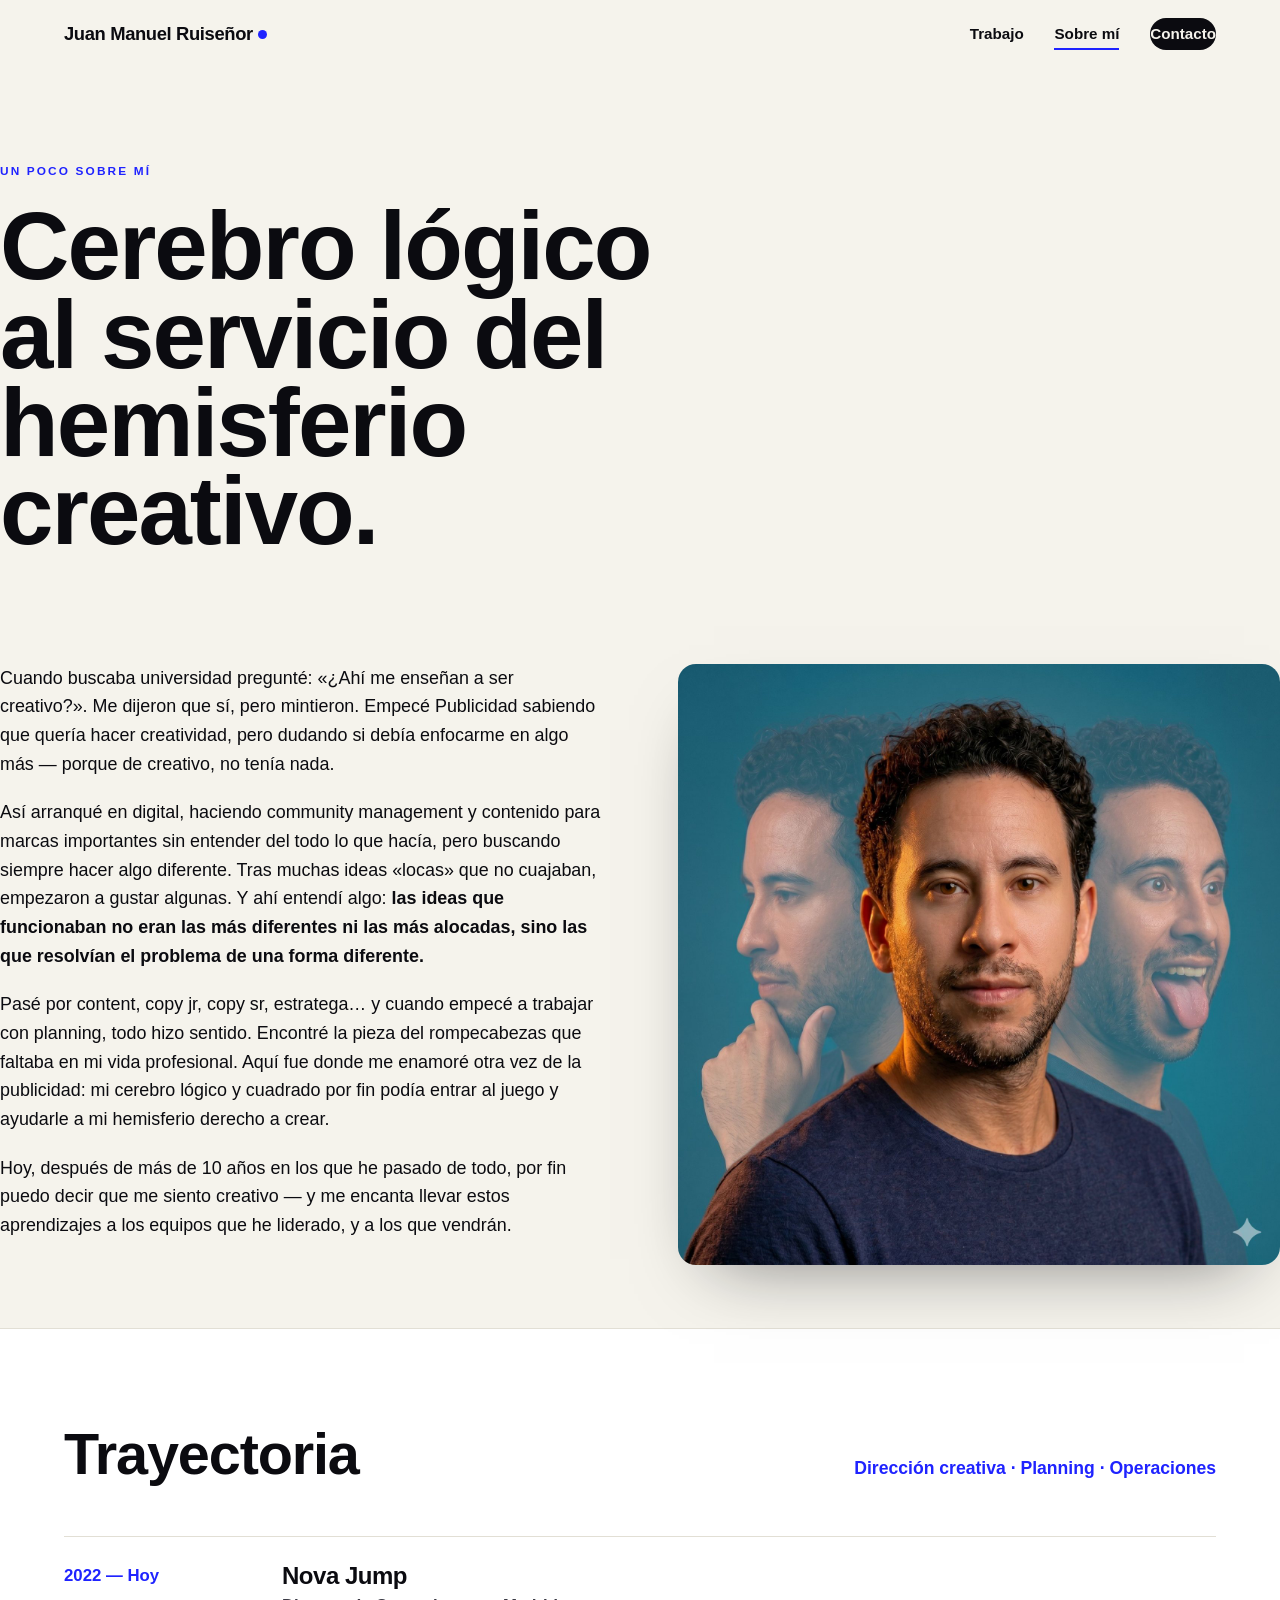
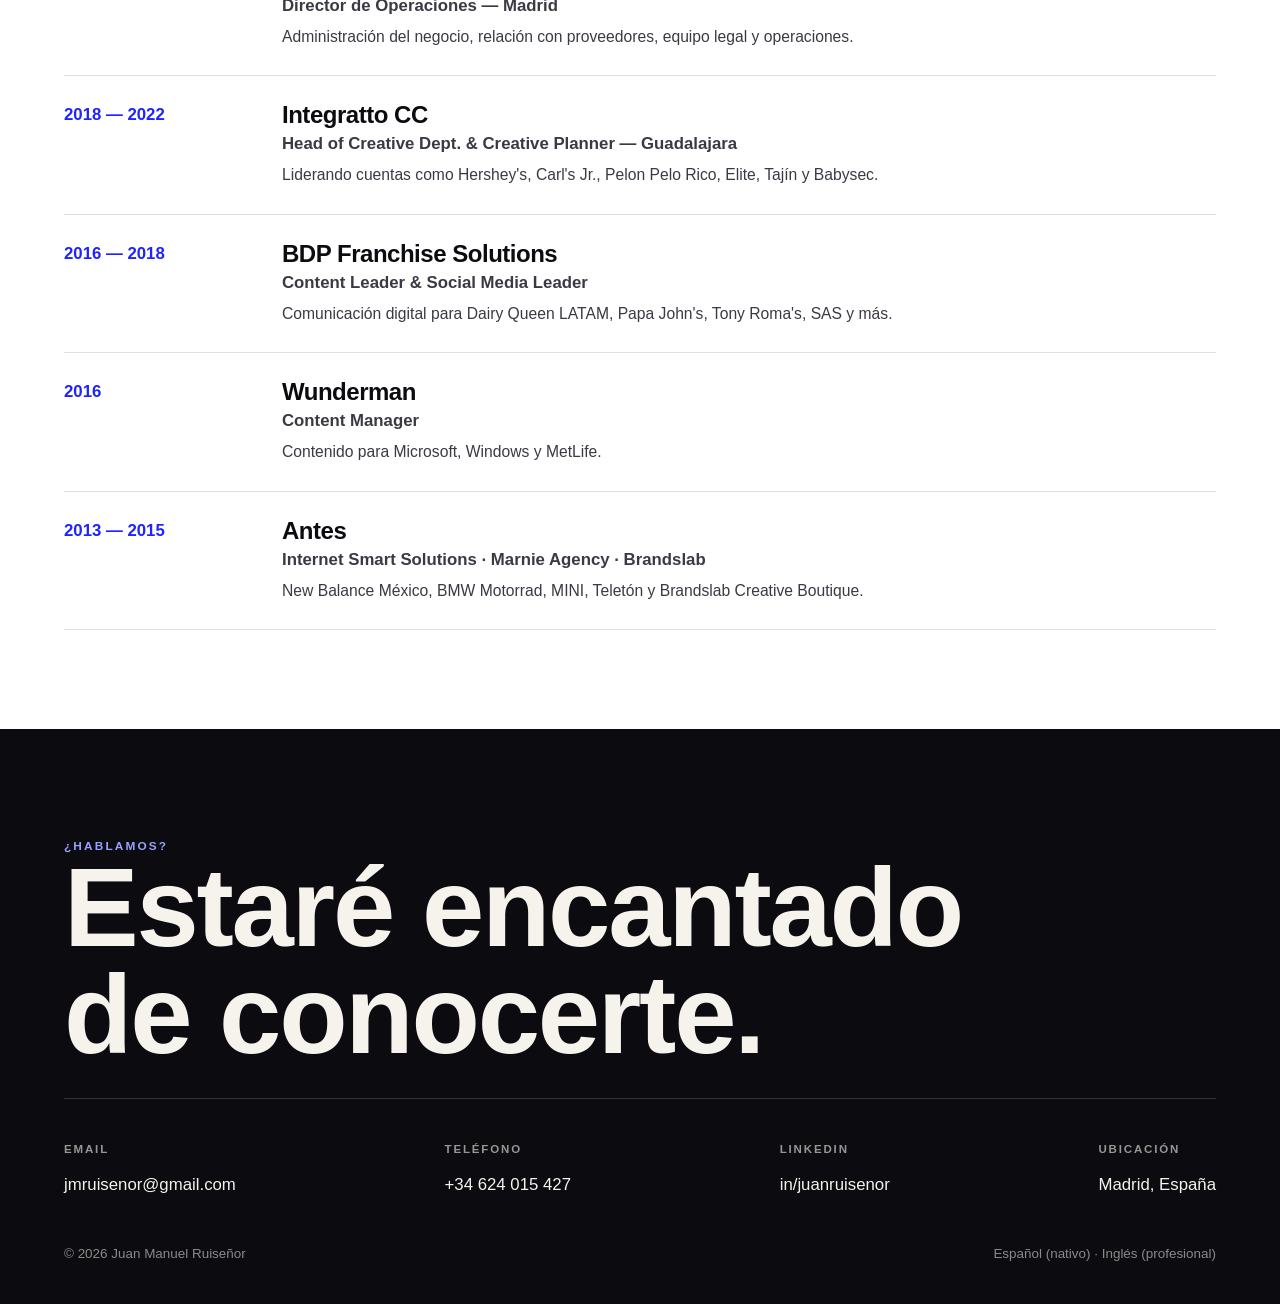
<file: sobre-mi.html>
<!DOCTYPE html>
<html lang="es">
<head>
<meta charset="UTF-8">
<meta name="viewport" content="width=device-width,initial-scale=1">
<title>Sobre mí — Juan Manuel Ruiseñor</title>
<meta name="description" content="Más de 13 años de carrera en creatividad y estrategia. La historia y la trayectoria de Juan Manuel Ruiseñor, Strategic Creative Director en Madrid.">
<script>document.documentElement.className+=' js'</script>
<link rel="stylesheet" href="assets/style.css">
</head>
<body>

<header class="nav scrolled">
  <a href="index.html" class="nav__logo">Juan&nbsp;Manuel&nbsp;Ruiseñor<span class="dot"></span></a>
  <nav class="nav__links">
    <a href="index.html#trabajo">Trabajo</a>
    <a href="sobre-mi.html" class="active">Sobre mí</a>
    <a href="index.html#contacto" class="nav__cta">Contacto</a>
  </nav>
  <button class="nav__burger" aria-label="Menú"><span></span><span></span><span></span></button>
</header>

<!-- HERO -->
<section class="about-hero wrap">
  <p class="eyebrow reveal">Un poco sobre mí</p>
  <h1 class="display reveal">Cerebro lógico al servicio del hemisferio creativo.</h1>
</section>

<!-- STORY + PORTRAIT -->
<section class="section--tight wrap">
  <div class="about-grid">
    <div class="col reveal">
      <p>Cuando buscaba universidad pregunté: «¿Ahí me enseñan a ser creativo?». Me dijeron que sí, pero mintieron. Empecé Publicidad sabiendo que quería hacer creatividad, pero dudando si debía enfocarme en algo más — porque de creativo, no tenía nada.</p>
      <p>Así arranqué en digital, haciendo community management y contenido para marcas importantes sin entender del todo lo que hacía, pero buscando siempre hacer algo diferente. Tras muchas ideas «locas» que no cuajaban, empezaron a gustar algunas. Y ahí entendí algo: <span class="hl">las ideas que funcionaban no eran las más diferentes ni las más alocadas, sino las que resolvían el problema de una forma diferente.</span></p>
      <p>Pasé por content, copy jr, copy sr, estratega… y cuando empecé a trabajar con planning, todo hizo sentido. Encontré la pieza del rompecabezas que faltaba en mi vida profesional. Aquí fue donde me enamoré otra vez de la publicidad: mi cerebro lógico y cuadrado por fin podía entrar al juego y ayudarle a mi hemisferio derecho a crear.</p>
      <p>Hoy, después de más de 10 años en los que he pasado de todo, por fin puedo decir que me siento creativo — y me encanta llevar estos aprendizajes a los equipos que he liderado, y a los que vendrán.</p>
    </div>
    <div class="about-portrait reveal">
      <img src="assets/img/juanma-2.jpg" alt="Juan Manuel Ruiseñor">
    </div>
  </div>
</section>

<!-- TRAYECTORIA -->
<section class="section" style="background:var(--paper-pure);border-top:1px solid var(--line)">
  <div class="wrap">
    <div class="shead reveal">
      <h2 class="display">Trayectoria</h2>
      <span class="count">Dirección creativa · Planning · Operaciones</span>
    </div>
    <div class="cv">
      <div class="cv__row reveal">
        <div class="cv__yr">2022 — Hoy</div>
        <div>
          <h3 class="cv__co">Nova Jump</h3>
          <p class="cv__role">Director de Operaciones — Madrid</p>
          <p class="cv__desc">Administración del negocio, relación con proveedores, equipo legal y operaciones.</p>
        </div>
      </div>
      <div class="cv__row reveal">
        <div class="cv__yr">2018 — 2022</div>
        <div>
          <h3 class="cv__co">Integratto CC</h3>
          <p class="cv__role">Head of Creative Dept. &amp; Creative Planner — Guadalajara</p>
          <p class="cv__desc">Liderando cuentas como Hershey's, Carl's Jr., Pelon Pelo Rico, Elite, Tajín y Babysec.</p>
        </div>
      </div>
      <div class="cv__row reveal">
        <div class="cv__yr">2016 — 2018</div>
        <div>
          <h3 class="cv__co">BDP Franchise Solutions</h3>
          <p class="cv__role">Content Leader &amp; Social Media Leader</p>
          <p class="cv__desc">Comunicación digital para Dairy Queen LATAM, Papa John's, Tony Roma's, SAS y más.</p>
        </div>
      </div>
      <div class="cv__row reveal">
        <div class="cv__yr">2016</div>
        <div>
          <h3 class="cv__co">Wunderman</h3>
          <p class="cv__role">Content Manager</p>
          <p class="cv__desc">Contenido para Microsoft, Windows y MetLife.</p>
        </div>
      </div>
      <div class="cv__row reveal">
        <div class="cv__yr">2013 — 2015</div>
        <div>
          <h3 class="cv__co">Antes</h3>
          <p class="cv__role">Internet Smart Solutions · Marnie Agency · Brandslab</p>
          <p class="cv__desc">New Balance México, BMW Motorrad, MINI, Teletón y Brandslab Creative Boutique.</p>
        </div>
      </div>
    </div>
  </div>
</section>

<!-- FOOTER -->
<footer class="foot" id="contacto">
  <div class="wrap">
    <p class="eyebrow" style="color:var(--blue-tint)">¿Hablamos?</p>
    <h2 class="foot__cta display"><a href="mailto:jmruisenor@gmail.com">Estaré encantado<br>de conocerte.</a></h2>
    <div class="foot__grid">
      <div class="foot__col"><h4>Email</h4><a href="mailto:jmruisenor@gmail.com">jmruisenor@gmail.com</a></div>
      <div class="foot__col"><h4>Teléfono</h4><a href="tel:+34624015427">+34 624 015 427</a></div>
      <div class="foot__col"><h4>LinkedIn</h4><a href="https://linkedin.com/in/juanruisenor" target="_blank" rel="noopener">in/juanruisenor</a></div>
      <div class="foot__col"><h4>Ubicación</h4><p>Madrid, España</p></div>
    </div>
    <div class="foot__base">
      <span>© <span data-year>2025</span> Juan Manuel Ruiseñor</span>
      <span>Español (nativo) · Inglés (profesional)</span>
    </div>
  </div>
</footer>

<script src="assets/main.js"></script>
</body>
</html>
</file>
<file: assets/style.css>
/* =================================================================
   Juan Manuel Ruiseñor — Portfolio
   Editorial / advertising aesthetic. Electric-blue signature.
   ================================================================= */

:root{
  --ink:#0b0b10;
  --ink-soft:#3a3a44;
  --paper:#f5f3ec;
  --paper-pure:#ffffff;
  --line:#e2dfd5;
  --blue:#1f23ff;
  --blue-deep:#1418c9;
  --blue-tint:#9aa0ff;

  /* per-case accents */
  --kisses:#ff0f8f;
  --pelon:#10b94a;
  --soft:#36bdb8;
  --cacao:#1f7a4d;
  --sello:#e22019;

  --accent:var(--blue);     /* overridable per page */
  --accent-ink:#ffffff;

  --maxw:1280px;
  --gut:clamp(20px,5vw,72px);
  --r:18px;
  --ease:cubic-bezier(.16,1,.3,1);
  --serif:-apple-system,'Segoe UI','Helvetica Neue',sans-serif;
  --sans:-apple-system,'Segoe UI','Helvetica Neue',sans-serif;
}

*{box-sizing:border-box;margin:0;padding:0}
html{scroll-behavior:smooth;-webkit-text-size-adjust:100%}
body{
  font-family:var(--sans);
  background:var(--paper);
  color:var(--ink);
  line-height:1.55;
  -webkit-font-smoothing:antialiased;
  overflow-x:hidden;
}
img{display:block;max-width:100%;height:auto}
a{color:inherit;text-decoration:none}
::selection{background:var(--accent);color:var(--accent-ink)}

.wrap{max-width:var(--maxw);margin-inline:auto;padding-inline:var(--gut)}

/* ---------- type ---------- */
.display{font-family:var(--serif);font-weight:800;line-height:.92;letter-spacing:-.02em}
.eyebrow{
  font-family:var(--sans);font-weight:700;text-transform:uppercase;
  letter-spacing:.18em;font-size:.74rem;color:var(--accent);
}
h1,h2,h3{font-family:var(--serif);font-weight:800;letter-spacing:-.02em;line-height:.98}
p{font-size:1.05rem}
.lead{font-size:clamp(1.15rem,2.4vw,1.6rem);line-height:1.4;font-weight:500;color:var(--ink-soft)}

/* =================================================================
   NAV
   ================================================================= */
.nav{
  position:fixed;top:0;left:0;right:0;z-index:100;
  display:flex;align-items:center;justify-content:space-between;
  padding:18px var(--gut);
  transition:background .4s var(--ease),box-shadow .4s var(--ease),padding .4s var(--ease);
  mix-blend-mode:normal;
}
.nav.scrolled{
  background:color-mix(in srgb,var(--paper) 82%,transparent);
  backdrop-filter:saturate(160%) blur(14px);
  -webkit-backdrop-filter:saturate(160%) blur(14px);
  box-shadow:0 1px 0 var(--line);
  padding-block:12px;
}
.nav__logo{font-family:var(--serif);font-weight:800;font-size:1.15rem;letter-spacing:-.02em;display:flex;align-items:center;gap:.5ch}
.nav__logo .dot{width:9px;height:9px;border-radius:50%;background:var(--accent);display:inline-block;transform:translateY(1px)}
.nav__links{display:flex;align-items:center;gap:clamp(18px,2.4vw,38px)}
.nav__links a{font-weight:600;font-size:.95rem;position:relative;padding:4px 0}
.nav__links a::after{content:"";position:absolute;left:0;bottom:0;height:2px;width:0;background:var(--accent);transition:width .35s var(--ease)}
.nav__links a:hover::after,.nav__links a.active::after{width:100%}
.nav__cta{
  background:var(--ink);color:var(--paper);padding:9px 18px;border-radius:999px;
  font-weight:600;font-size:.9rem;transition:transform .3s var(--ease),background .3s
}
.nav__cta:hover{background:var(--accent);color:var(--accent-ink);transform:translateY(-2px)}
.nav__burger{display:none;flex-direction:column;gap:5px;background:none;border:0;cursor:pointer;padding:8px}
.nav__burger span{width:26px;height:2.5px;background:var(--ink);border-radius:2px;transition:.35s var(--ease)}
.nav-on .nav__burger span:nth-child(1){transform:translateY(7.5px) rotate(45deg)}
.nav-on .nav__burger span:nth-child(2){opacity:0}
.nav-on .nav__burger span:nth-child(3){transform:translateY(-7.5px) rotate(-45deg)}

/* light nav over colored case hero */
.nav--light .nav__logo,.nav--light .nav__links a{color:#fff}
.nav--light .nav__logo .dot{background:#fff}
.nav--light .nav__links a::after{background:#fff}
.nav--light .nav__burger span{background:#fff}
.nav--light .nav__cta{background:#fff;color:var(--ink)}
.nav--light .nav__cta:hover{background:var(--ink);color:#fff}
.nav--light.scrolled .nav__logo,.nav--light.scrolled .nav__links a{color:var(--ink)}
.nav--light.scrolled .nav__logo .dot{background:var(--accent)}
.nav--light.scrolled .nav__links a::after{background:var(--accent)}
.nav--light.scrolled .nav__burger span{background:var(--ink)}
.nav--light.scrolled .nav__cta{background:var(--ink);color:var(--paper)}
.nav--light.scrolled .nav__cta:hover{background:var(--accent);color:var(--accent-ink)}

@media(max-width:820px){
  .nav__burger{display:flex}
  .nav__links{
    position:fixed;inset:0;background:var(--ink);color:var(--paper);
    flex-direction:column;justify-content:center;gap:34px;
    transform:translateY(-100%);transition:transform .5s var(--ease);
  }
  .nav-on .nav__links{transform:translateY(0)}
  .nav__links a{font-family:var(--serif);font-size:2.2rem;font-weight:700}
  .nav__links a::after{background:var(--blue-tint)}
  .nav__cta{background:var(--blue);color:#fff;font-size:1.1rem;padding:14px 28px}
}

/* =================================================================
   HERO (home)
   ================================================================= */
.hero{
  position:relative;background:var(--blue);color:#fff;
  padding:clamp(140px,18vh,210px) 0 clamp(70px,10vh,120px);
  overflow:hidden;
}
.hero::after{
  content:"";position:absolute;inset:0;pointer-events:none;
  background-image:url("data:image/svg+xml,%3Csvg xmlns='http://www.w3.org/2000/svg' width='160' height='160'%3E%3Cfilter id='n'%3E%3CfeTurbulence type='fractalNoise' baseFrequency='.9' numOctaves='2'/%3E%3C/filter%3E%3Crect width='100%25' height='100%25' filter='url(%23n)' opacity='.5'/%3E%3C/svg%3E");
  opacity:.06;mix-blend-mode:overlay;
}
.hero__eyebrow{color:#fff;opacity:.85;margin-bottom:26px}
.hero h1{
  font-size:clamp(3.4rem,15vw,12.5rem);
  line-height:.84;letter-spacing:-.03em;
}
.hero h1 .tint{color:var(--blue-tint)}
.hero h1 span{display:block;overflow:hidden}
.hero h1 span b{display:block;font-weight:800;transform:translateY(110%);animation:rise .9s var(--ease) forwards}
.hero h1 span:nth-child(2) b{animation-delay:.08s}
.hero h1 span:nth-child(3) b{animation-delay:.16s}
@keyframes rise{to{transform:translateY(0)}}
.hero__foot{
  margin-top:clamp(34px,6vh,60px);display:flex;flex-wrap:wrap;gap:24px 50px;
  align-items:flex-end;justify-content:space-between;
  opacity:0;animation:fade .8s .5s var(--ease) forwards;
}
@keyframes fade{from{opacity:0;transform:translateY(14px)}to{opacity:1;transform:none}}
.hero__quote{max-width:46ch;font-size:clamp(1.05rem,2vw,1.35rem);font-weight:500;line-height:1.4}
.hero__loc{font-weight:600;font-size:.92rem;letter-spacing:.04em;opacity:.85;white-space:nowrap}
.hero__scroll{
  position:absolute;bottom:26px;right:var(--gut);font-size:.75rem;letter-spacing:.2em;
  text-transform:uppercase;font-weight:700;display:flex;align-items:center;gap:10px;opacity:.8
}
.hero__scroll i{width:30px;height:1px;background:#fff;display:inline-block;animation:slide 1.6s var(--ease) infinite}
@keyframes slide{0%,100%{transform:scaleX(.4);transform-origin:left}50%{transform:scaleX(1);transform-origin:left}}

/* =================================================================
   SECTION shells
   ================================================================= */
.section{padding:clamp(70px,11vh,140px) 0}
.section--tight{padding:clamp(46px,7vh,84px) 0}
.shead{display:flex;align-items:baseline;justify-content:space-between;gap:24px;flex-wrap:wrap;margin-bottom:clamp(34px,6vh,64px)}
.shead h2{font-size:clamp(2rem,5vw,3.6rem)}
.shead .count{font-family:var(--serif);font-weight:700;color:var(--accent);font-size:1.1rem}

/* philosophy / statement */
.statement{background:var(--ink);color:var(--paper)}
.statement .big{
  font-family:var(--serif);font-weight:700;letter-spacing:-.02em;line-height:1.06;
  font-size:clamp(1.7rem,5vw,4rem);max-width:18ch;
}
.statement .big em{font-style:normal;color:var(--blue-tint)}

/* =================================================================
   WORK — editorial alternating rows
   ================================================================= */
.work{display:flex;flex-direction:column;gap:clamp(26px,5vh,64px)}
.proj{
  display:grid;grid-template-columns:1.08fr .92fr;gap:clamp(20px,4vw,56px);
  align-items:center;
}
.proj:nth-child(even){grid-template-columns:.92fr 1.08fr}
.proj:nth-child(even) .proj__media{order:2}
.proj__media{
  position:relative;border-radius:var(--r);overflow:hidden;aspect-ratio:16/11;
  background:color-mix(in srgb,var(--c) 11%,#fff);box-shadow:0 30px 60px -34px rgba(11,11,16,.5);
  display:flex;align-items:center;justify-content:center;
}
.proj__media img{width:100%;height:100%;object-fit:cover;transition:transform .9s var(--ease)}
.proj__media--contain img{object-fit:contain;padding:26px}
.proj__media::before{
  content:"";position:absolute;inset:0;z-index:2;
  background:linear-gradient(120deg,color-mix(in srgb,var(--c) 70%,transparent),transparent 55%);
  opacity:0;transition:opacity .5s var(--ease);mix-blend-mode:multiply;
}
.proj:hover .proj__media img{transform:scale(1.05)}
.proj:hover .proj__media::before{opacity:1}
.proj__num{
  position:absolute;top:16px;left:18px;z-index:3;font-family:var(--serif);font-weight:800;
  color:#fff;font-size:1rem;letter-spacing:.05em;mix-blend-mode:difference;
}
.proj__body{padding:6px 0}
.proj__tag{display:inline-flex;gap:8px;align-items:center;font-weight:700;font-size:.74rem;letter-spacing:.16em;text-transform:uppercase;color:var(--c);margin-bottom:14px}
.proj__tag::before{content:"";width:22px;height:2px;background:var(--c)}
.proj h3{font-size:clamp(2rem,5vw,3.4rem);line-height:.96;margin-bottom:6px}
.proj__role{font-weight:600;color:var(--ink-soft);font-size:1.02rem;margin-bottom:18px}
.proj__result{font-size:1.05rem;line-height:1.45;max-width:38ch;margin-bottom:24px}
.proj__result b{font-family:var(--serif);font-weight:700}
.proj__link{
  display:inline-flex;align-items:center;gap:10px;font-weight:700;
  border-bottom:2px solid var(--c);padding-bottom:3px;transition:gap .3s var(--ease)
}
.proj__link svg{transition:transform .3s var(--ease)}
.proj:hover .proj__link{gap:16px}
.proj:hover .proj__link svg{transform:translateX(4px)}
.proj__chips{display:flex;flex-wrap:wrap;gap:8px;margin-bottom:22px}
.proj__chips span{font-size:.78rem;font-weight:600;color:var(--ink-soft);background:var(--paper-pure);border:1px solid var(--line);padding:5px 12px;border-radius:999px}

@media(max-width:760px){
  .proj,.proj:nth-child(even){grid-template-columns:1fr}
  .proj:nth-child(even) .proj__media{order:0}
  .proj__media{aspect-ratio:16/10}
}

/* =================================================================
   BRANDS marquee
   ================================================================= */
.brands{background:var(--blue);color:#fff;overflow:hidden}
.brands .lab{text-align:center;opacity:.8;color:#fff;margin-bottom:28px}
.marq{display:flex;gap:0;width:max-content;animation:marq 38s linear infinite}
.marq:hover{animation-play-state:paused}
.marq span{
  font-family:var(--serif);font-weight:700;font-size:clamp(1.6rem,4.5vw,3rem);
  padding:0 .55em;white-space:nowrap;opacity:.92
}
.marq span i{font-style:normal;color:var(--blue-tint);padding:0 .35em}
@keyframes marq{to{transform:translateX(-50%)}}

/* =================================================================
   FOOTER / contact
   ================================================================= */
.foot{background:var(--ink);color:var(--paper);padding:clamp(70px,12vh,140px) 0 40px}
.foot__cta{font-family:var(--serif);font-weight:700;letter-spacing:-.02em;line-height:.95;
  font-size:clamp(2.4rem,9vw,7rem);margin-bottom:30px}
.foot__cta a{color:inherit;transition:color .3s}
.foot__cta a:hover{color:var(--blue-tint)}
.foot__grid{display:flex;flex-wrap:wrap;gap:30px 60px;justify-content:space-between;align-items:flex-end;
  padding-top:42px;border-top:1px solid rgba(255,255,255,.16);margin-top:30px}
.foot__col h4{font-family:var(--sans);font-weight:700;text-transform:uppercase;letter-spacing:.16em;font-size:.72rem;opacity:.6;margin-bottom:12px}
.foot__col a,.foot__col p{display:block;font-size:1.05rem;font-weight:500;line-height:1.7}
.foot__col a:hover{color:var(--blue-tint)}
.foot__base{display:flex;justify-content:space-between;flex-wrap:wrap;gap:12px;margin-top:44px;font-size:.84rem;opacity:.55}

/* =================================================================
   ABOUT page
   ================================================================= */
.about-hero{padding:clamp(130px,18vh,190px) 0 clamp(30px,5vh,60px)}
.about-hero .eyebrow{margin-bottom:22px}
.about-hero h1{font-size:clamp(2.6rem,8vw,6rem);max-width:14ch}
.about-grid{display:grid;grid-template-columns:1fr 1fr;gap:clamp(30px,6vw,80px);align-items:start}
.about-grid .col p{margin-bottom:20px;font-size:1.12rem;line-height:1.6}
.about-grid .col p .hl{font-family:var(--serif);font-weight:600;color:var(--ink)}
.about-portrait{position:sticky;top:100px;border-radius:var(--r);overflow:hidden;box-shadow:0 30px 70px -36px rgba(11,11,16,.55)}
.about-portrait img{width:100%}
@media(max-width:820px){.about-grid{grid-template-columns:1fr}.about-portrait{position:relative;top:0}}

.cv{display:flex;flex-direction:column}
.cv__row{
  display:grid;grid-template-columns:170px 1fr;gap:clamp(16px,4vw,48px);
  padding:26px 0;border-top:1px solid var(--line);transition:padding-left .4s var(--ease)
}
.cv__row:last-child{border-bottom:1px solid var(--line)}
.cv__row:hover{padding-left:14px}
.cv__yr{font-family:var(--serif);font-weight:700;color:var(--accent);font-size:1.05rem}
.cv__co{font-family:var(--serif);font-weight:700;font-size:1.5rem;line-height:1.05;margin-bottom:4px}
.cv__role{font-weight:600;color:var(--ink-soft);margin-bottom:6px}
.cv__desc{color:var(--ink-soft);font-size:.98rem}
@media(max-width:620px){.cv__row{grid-template-columns:1fr;gap:6px}}

/* =================================================================
   CASE page
   ================================================================= */
.case-hero{position:relative;background:var(--accent);color:var(--accent-ink);padding:clamp(130px,18vh,200px) 0 0;overflow:hidden}
.case-hero::after{content:"";position:absolute;inset:0;background-image:url("data:image/svg+xml,%3Csvg xmlns='http://www.w3.org/2000/svg' width='160' height='160'%3E%3Cfilter id='n'%3E%3CfeTurbulence type='fractalNoise' baseFrequency='.9' numOctaves='2'/%3E%3C/filter%3E%3Crect width='100%25' height='100%25' filter='url(%23n)' opacity='.5'/%3E%3C/svg%3E");opacity:.07;mix-blend-mode:overlay;pointer-events:none}
.case-hero__top{display:flex;justify-content:space-between;align-items:center;flex-wrap:wrap;gap:14px;margin-bottom:clamp(30px,6vh,60px)}
.case-back{font-weight:700;font-size:.9rem;display:inline-flex;gap:8px;align-items:center;opacity:.9}
.case-back:hover{opacity:1}
.case-cat{font-weight:700;text-transform:uppercase;letter-spacing:.16em;font-size:.74rem;opacity:.85}
.case-hero h1{font-size:clamp(3rem,13vw,9.5rem);line-height:.86;margin-bottom:22px}
.case-hero__sub{font-size:clamp(1.15rem,2.4vw,1.7rem);font-weight:500;max-width:30ch;line-height:1.32;opacity:.95;padding-bottom:clamp(46px,8vh,90px)}
.case-hero__img{margin-top:0;position:relative;z-index:2}
.case-hero__img img{width:100%;border-radius:var(--r) var(--r) 0 0;aspect-ratio:16/8;object-fit:cover;box-shadow:0 -10px 50px -20px rgba(0,0,0,.4)}

.case-meta{display:grid;grid-template-columns:repeat(4,1fr);gap:1px;background:var(--line);border-bottom:1px solid var(--line)}
.case-meta div{background:var(--paper);padding:24px var(--gut)}
.case-meta div:first-child{padding-left:var(--gut)}
.case-meta dt{font-size:.7rem;font-weight:700;text-transform:uppercase;letter-spacing:.14em;color:var(--ink-soft);margin-bottom:6px}
.case-meta dd{font-family:var(--serif);font-weight:700;font-size:1.05rem;line-height:1.15}
@media(max-width:760px){.case-meta{grid-template-columns:1fr 1fr}}

.block{display:grid;grid-template-columns:.4fr .6fr;gap:clamp(20px,5vw,70px);align-items:start;padding-block:clamp(40px,7vh,88px)}
.block + .block{border-top:1px solid var(--line)}
.block__k{font-family:var(--serif);font-weight:800;font-size:clamp(1.5rem,3.4vw,2.4rem);line-height:1;position:sticky;top:96px}
.block__k .n{color:var(--accent);font-size:.85rem;display:block;letter-spacing:.1em;margin-bottom:14px;font-family:var(--sans);font-weight:700}
.block__c p{font-size:1.12rem;line-height:1.62;margin-bottom:18px;color:#1d1d24}
.block__c p:last-child{margin-bottom:0}
.block__c strong{font-family:var(--serif);font-weight:700;color:var(--ink)}
.pull{font-family:var(--serif);font-weight:700;font-size:clamp(1.4rem,3vw,2rem);line-height:1.15;color:var(--accent);margin:8px 0 4px}
@media(max-width:760px){.block{grid-template-columns:1fr}.block__k{position:relative;top:0}}

.gallery{display:grid;gap:14px;padding-block:clamp(20px,4vh,40px)}
.g-2{grid-template-columns:1fr 1fr}
.g-3{grid-template-columns:repeat(3,1fr)}
.gallery figure{border-radius:14px;overflow:hidden;background:var(--line);position:relative}
.gallery img{width:100%;height:100%;object-fit:cover;transition:transform .8s var(--ease)}
.gallery figure:hover img{transform:scale(1.04)}
.gallery .full{grid-column:1/-1;aspect-ratio:16/8}
.gallery .sq{aspect-ratio:1}
@media(max-width:680px){.g-2,.g-3{grid-template-columns:1fr 1fr}.gallery .sq{aspect-ratio:1}}

.stats{background:var(--accent);color:var(--accent-ink);padding:clamp(50px,9vh,110px) 0}
.stats h2{font-size:clamp(1.6rem,4vw,2.6rem);margin-bottom:clamp(30px,5vh,56px);max-width:22ch}
.stats__grid{display:grid;grid-template-columns:repeat(3,1fr);gap:clamp(24px,4vw,50px)}
.stat .num{font-family:var(--serif);font-weight:800;font-size:clamp(2.6rem,7vw,5rem);line-height:.9;letter-spacing:-.03em}
.stat .lab{margin-top:12px;font-weight:600;font-size:1rem;opacity:.92;max-width:24ch}
.stats__src{margin-top:38px;font-size:.8rem;opacity:.7;letter-spacing:.04em}
@media(max-width:680px){.stats__grid{grid-template-columns:1fr;gap:30px}}

.next{display:flex;align-items:center;justify-content:space-between;gap:20px;flex-wrap:wrap;
  padding:clamp(40px,8vh,90px) var(--gut);background:var(--ink);color:var(--paper)}
.next small{font-weight:700;text-transform:uppercase;letter-spacing:.16em;font-size:.72rem;opacity:.6;display:block;margin-bottom:8px}
.next a{font-family:var(--serif);font-weight:800;font-size:clamp(2rem,6vw,4rem);line-height:.95;display:inline-flex;align-items:center;gap:.3em;transition:color .3s}
.next a:hover{color:var(--blue-tint)}

/* =================================================================
   SCENES — fiel al PDF: una etapa = una pantalla (texto + su imagen)
   ================================================================= */
.scene{
  display:grid;grid-template-columns:.92fr 1.08fr;gap:clamp(24px,5vw,68px);
  align-items:center;padding-block:clamp(44px,7vh,92px);
}
.scene + .scene{border-top:1px solid var(--line)}
.scene--rev .scene__media{order:-1}
.scene--full{grid-template-columns:1fr;gap:clamp(20px,3vw,34px)}
.scene__stage{
  font-weight:700;text-transform:uppercase;letter-spacing:.16em;font-size:.74rem;
  color:var(--accent);display:flex;align-items:center;gap:10px;margin-bottom:16px
}
.scene__stage::before{content:"";width:24px;height:2px;background:var(--accent)}
.scene__text h2{font-size:clamp(1.45rem,3.3vw,2.4rem);line-height:1.04;margin-bottom:16px}
.scene__text p{font-size:1.06rem;line-height:1.62;margin-bottom:14px;color:#1d1d24}
.scene__text p:last-child{margin-bottom:0}
.scene__text strong{font-family:var(--serif);font-weight:700;color:var(--ink)}
.scene__text .pull{font-family:var(--serif);font-weight:700;font-size:clamp(1.3rem,2.7vw,1.9rem);line-height:1.16;color:var(--accent);margin:10px 0}
.scene--full .scene__text{max-width:62ch}

/* frame: la imagen se ve COMPLETA, nunca se recorta */
.frame{
  background:color-mix(in srgb,var(--accent) 9%,#fff);
  border-radius:16px;overflow:hidden;box-shadow:0 24px 52px -34px rgba(11,11,16,.5)
}
.frame img{width:100%;height:auto;display:block}
.scene__media{width:100%;display:flex;flex-direction:column;gap:12px}
.pair{display:grid;grid-template-columns:1fr 1fr;gap:12px}
.cap{font-size:.84rem;color:var(--ink-soft);letter-spacing:.01em;display:flex;align-items:center;gap:8px}
.cap svg{flex:none}

/* fotograma de vídeo (16:9) */
.vframe{position:relative;border-radius:16px;overflow:hidden;background:#0b0b10;box-shadow:0 24px 52px -34px rgba(11,11,16,.55)}
.vframe img{width:100%;display:block;aspect-ratio:16/9;object-fit:cover}
.vframe::after{content:"";position:absolute;inset:0;background:radial-gradient(circle at center,transparent 40%,rgba(0,0,0,.28))}
.vbadge{position:absolute;left:14px;top:14px;z-index:2;display:inline-flex;align-items:center;gap:7px;background:rgba(11,11,16,.6);color:#fff;font-size:.68rem;font-weight:700;letter-spacing:.14em;text-transform:uppercase;padding:7px 12px;border-radius:999px;backdrop-filter:blur(4px)}
.vplay{position:absolute;z-index:2;left:50%;top:50%;transform:translate(-50%,-50%);width:64px;height:64px;border-radius:50%;background:rgba(255,255,255,.92);display:flex;align-items:center;justify-content:center;box-shadow:0 10px 30px rgba(0,0,0,.35)}
.vplay svg{margin-left:4px}

@media(max-width:760px){
  .scene,.scene--rev{grid-template-columns:1fr}
  .scene--rev .scene__media{order:0}
}

/* reveal (progressive enhancement: only hidden when JS is active) */
.js .reveal{opacity:0;transform:translateY(26px);transition:opacity .8s var(--ease),transform .8s var(--ease)}
.reveal.in{opacity:1;transform:none}

/* utility */
.muted{color:var(--ink-soft)}
@media (prefers-reduced-motion:reduce){
  *{animation:none!important;transition:none!important}
  .reveal{opacity:1;transform:none}
  .hero h1 span b{transform:none}
}
</file>
